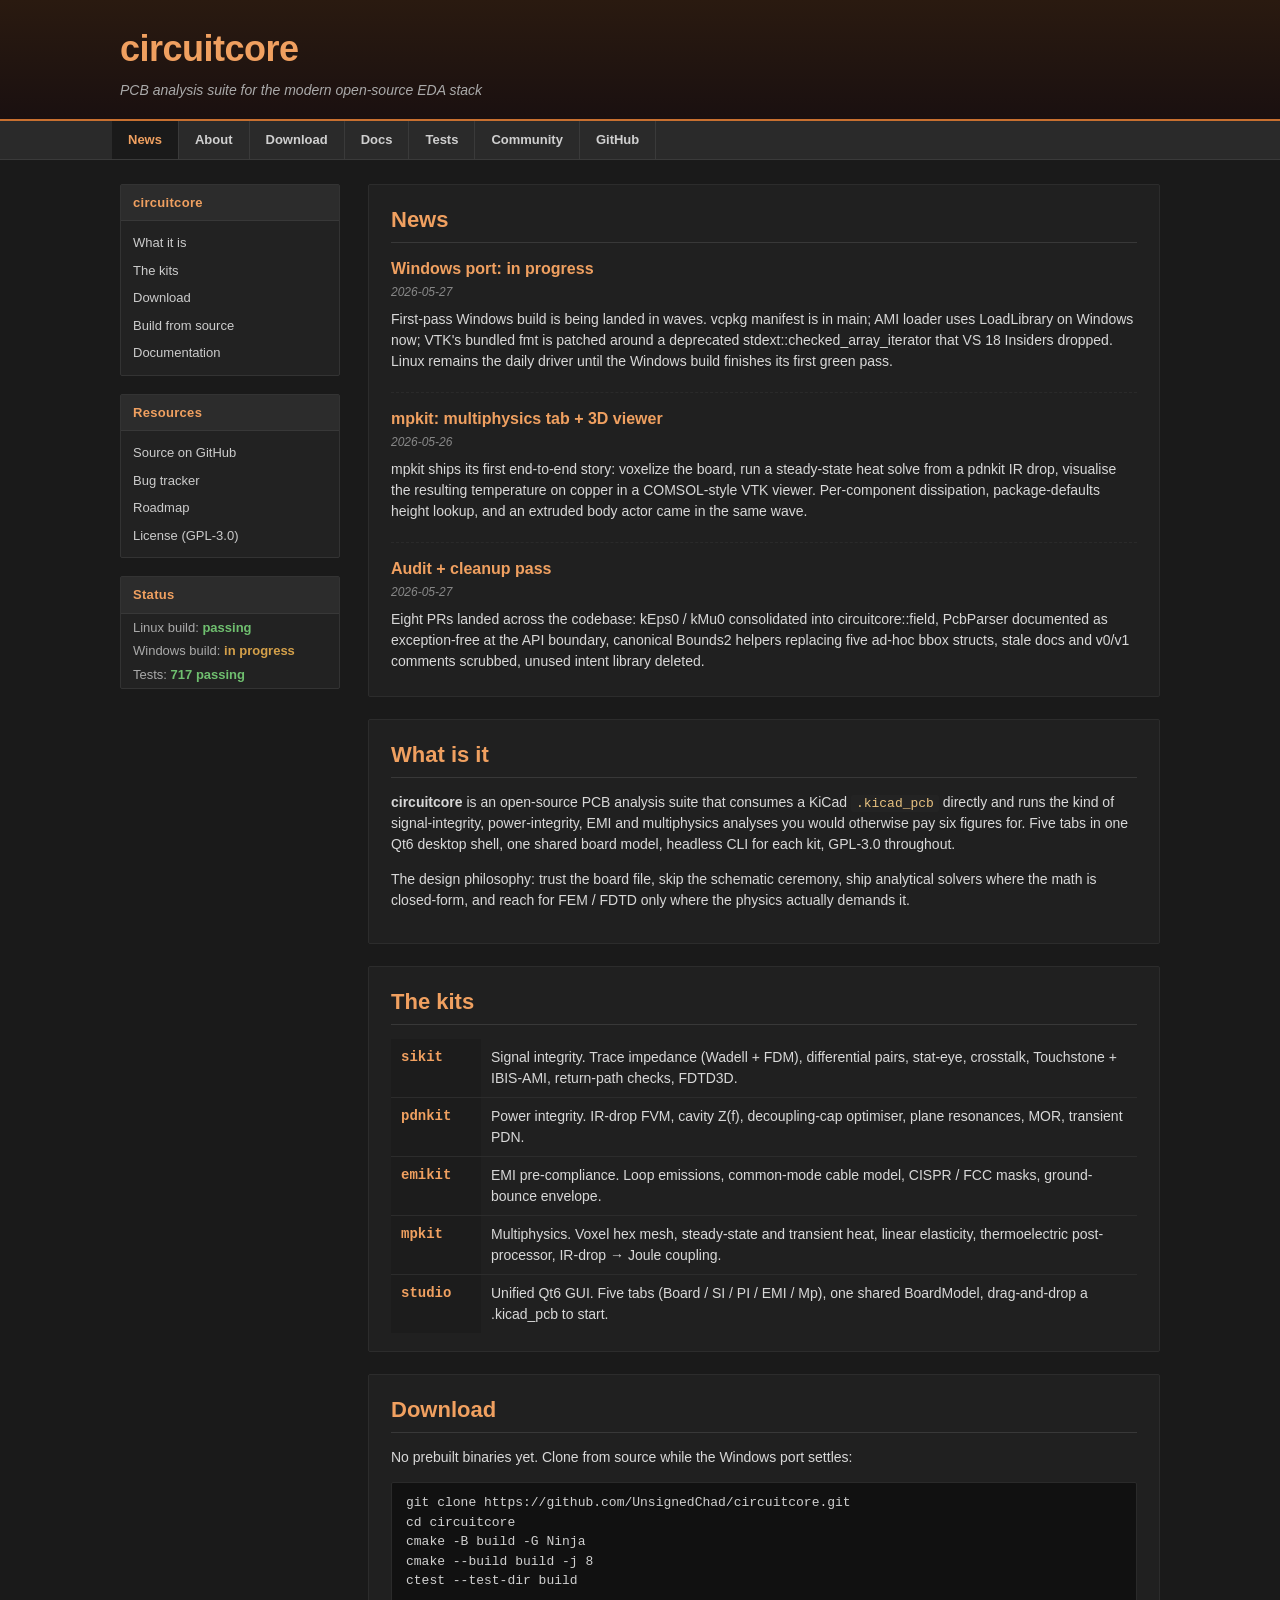
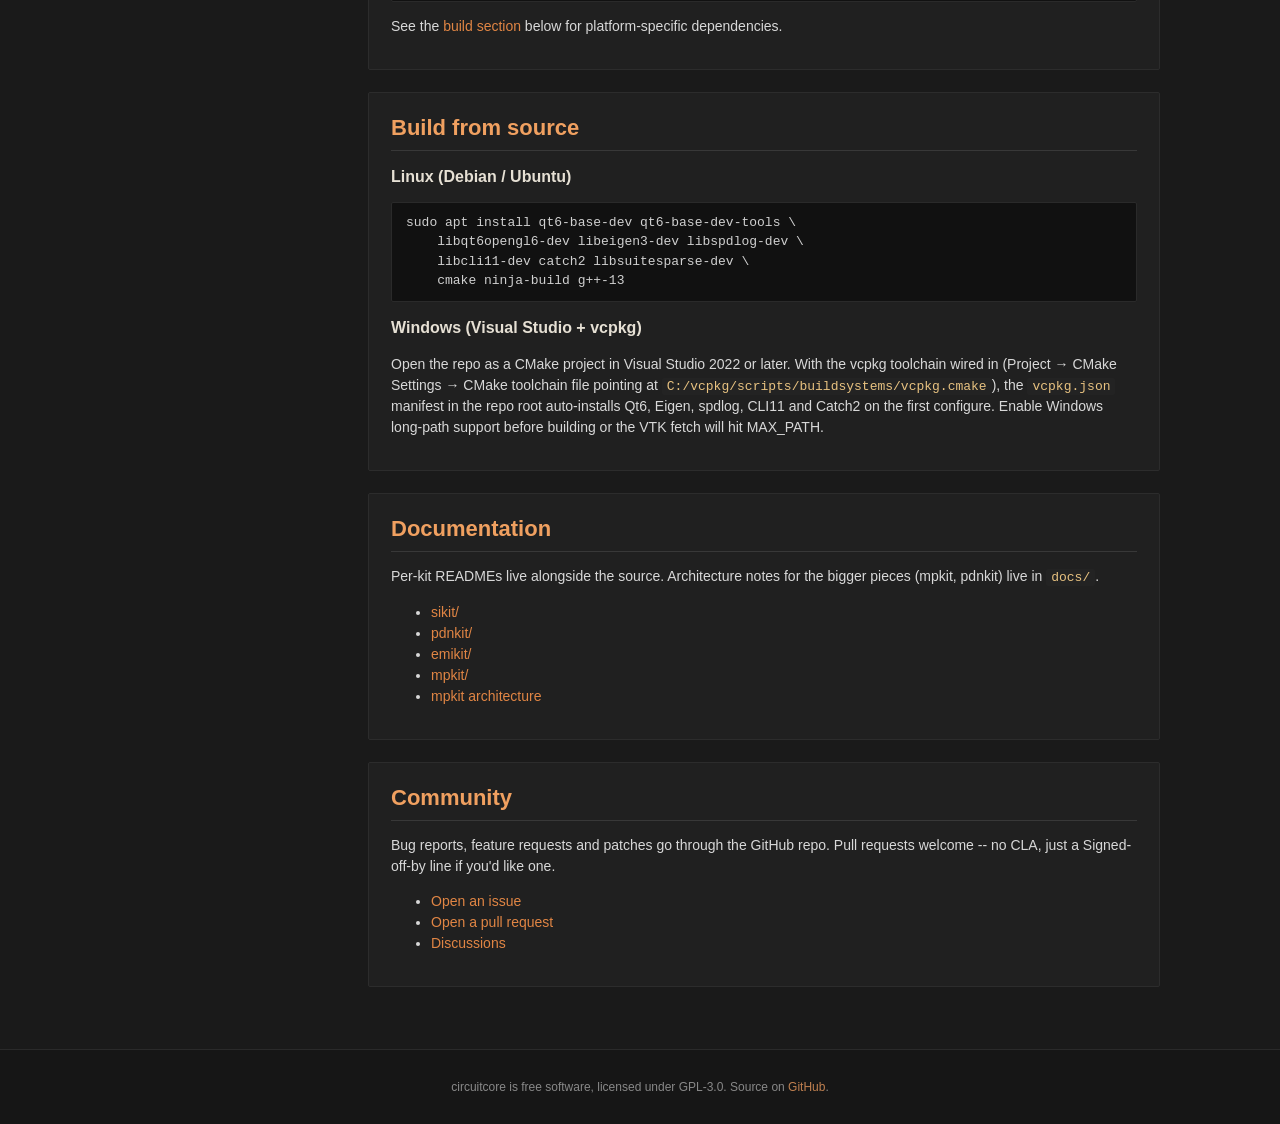
<file: index.html>
<!DOCTYPE html>
<html lang="en">
<head>
<meta charset="UTF-8">
<meta name="viewport" content="width=device-width, initial-scale=1">
<title>circuitcore -- PCB analysis suite</title>
<meta name="description" content="Open-source PCB analysis suite. SI, PI, EMI, multiphysics from a .kicad_pcb.">
<link rel="stylesheet" href="style.css">
</head>
<body>

<header class="banner">
    <div class="banner-inner">
        <div class="title">
            <h1>circuitcore</h1>
            <p class="tagline">PCB analysis suite for the modern open-source EDA stack</p>
        </div>
    </div>
</header>

<nav class="topnav">
    <ul>
        <li><a href="#news" class="current">News</a></li>
        <li><a href="#about">About</a></li>
        <li><a href="#download">Download</a></li>
        <li><a href="#docs">Docs</a></li>
        <li><a href="tests.html">Tests</a></li>
        <li><a href="#community">Community</a></li>
        <li><a href="https://github.com/UnsignedChad/circuitcore">GitHub</a></li>
    </ul>
</nav>

<main class="container">

    <aside class="sidebar">
        <div class="sidebox">
            <h3>circuitcore</h3>
            <ul>
                <li><a href="#about">What it is</a></li>
                <li><a href="#kits">The kits</a></li>
                <li><a href="#download">Download</a></li>
                <li><a href="#build">Build from source</a></li>
                <li><a href="#docs">Documentation</a></li>
            </ul>
        </div>

        <div class="sidebox">
            <h3>Resources</h3>
            <ul>
                <li><a href="https://github.com/UnsignedChad/circuitcore">Source on GitHub</a></li>
                <li><a href="https://github.com/UnsignedChad/circuitcore/issues">Bug tracker</a></li>
                <li><a href="https://github.com/UnsignedChad/circuitcore/blob/main/PLANNED.md">Roadmap</a></li>
                <li><a href="https://github.com/UnsignedChad/circuitcore/blob/main/LICENSE">License (GPL-3.0)</a></li>
            </ul>
        </div>

        <div class="sidebox">
            <h3>Status</h3>
            <p class="status-line">Linux build: <span class="ok">passing</span></p>
            <p class="status-line">Windows build: <span class="wip">in progress</span></p>
            <p class="status-line">Tests: <span class="ok">717 passing</span></p>
        </div>
    </aside>

    <section class="content">

        <article id="news" class="newsblock">
            <h2>News</h2>

            <div class="entry">
                <h3>Windows port: in progress</h3>
                <p class="date">2026-05-27</p>
                <p>
                    First-pass Windows build is being landed in waves. vcpkg
                    manifest is in main; AMI loader uses LoadLibrary on
                    Windows now; VTK's bundled fmt is patched around a
                    deprecated stdext::checked_array_iterator that VS 18
                    Insiders dropped. Linux remains the daily driver until
                    the Windows build finishes its first green pass.
                </p>
            </div>

            <div class="entry">
                <h3>mpkit: multiphysics tab + 3D viewer</h3>
                <p class="date">2026-05-26</p>
                <p>
                    mpkit ships its first end-to-end story: voxelize the
                    board, run a steady-state heat solve from a pdnkit IR
                    drop, visualise the resulting temperature on copper in
                    a COMSOL-style VTK viewer. Per-component dissipation,
                    package-defaults height lookup, and an extruded body
                    actor came in the same wave.
                </p>
            </div>

            <div class="entry">
                <h3>Audit + cleanup pass</h3>
                <p class="date">2026-05-27</p>
                <p>
                    Eight PRs landed across the codebase: kEps0 / kMu0
                    consolidated into circuitcore::field, PcbParser
                    documented as exception-free at the API boundary,
                    canonical Bounds2 helpers replacing five ad-hoc bbox
                    structs, stale docs and v0/v1 comments scrubbed,
                    unused intent library deleted.
                </p>
            </div>
        </article>

        <article id="about" class="newsblock">
            <h2>What is it</h2>
            <p>
                <strong>circuitcore</strong> is an open-source PCB analysis
                suite that consumes a KiCad <code>.kicad_pcb</code> directly
                and runs the kind of signal-integrity, power-integrity, EMI
                and multiphysics analyses you would otherwise pay six figures
                for. Five tabs in one Qt6 desktop shell, one shared board
                model, headless CLI for each kit, GPL-3.0 throughout.
            </p>
            <p>
                The design philosophy: trust the board file, skip the
                schematic ceremony, ship analytical solvers where the math
                is closed-form, and reach for FEM / FDTD only where the
                physics actually demands it.
            </p>
        </article>

        <article id="kits" class="newsblock">
            <h2>The kits</h2>
            <table class="kits">
                <tr>
                    <th>sikit</th>
                    <td>Signal integrity. Trace impedance (Wadell + FDM),
                        differential pairs, stat-eye, crosstalk, Touchstone
                        + IBIS-AMI, return-path checks, FDTD3D.</td>
                </tr>
                <tr>
                    <th>pdnkit</th>
                    <td>Power integrity. IR-drop FVM, cavity Z(f),
                        decoupling-cap optimiser, plane resonances, MOR,
                        transient PDN.</td>
                </tr>
                <tr>
                    <th>emikit</th>
                    <td>EMI pre-compliance. Loop emissions, common-mode
                        cable model, CISPR / FCC masks, ground-bounce
                        envelope.</td>
                </tr>
                <tr>
                    <th>mpkit</th>
                    <td>Multiphysics. Voxel hex mesh, steady-state and
                        transient heat, linear elasticity, thermoelectric
                        post-processor, IR-drop &rarr; Joule coupling.</td>
                </tr>
                <tr>
                    <th>studio</th>
                    <td>Unified Qt6 GUI. Five tabs (Board / SI / PI / EMI /
                        Mp), one shared BoardModel, drag-and-drop a
                        .kicad_pcb to start.</td>
                </tr>
            </table>
        </article>

        <article id="download" class="newsblock">
            <h2>Download</h2>
            <p>
                No prebuilt binaries yet. Clone from source while the
                Windows port settles:
            </p>
            <pre><code>git clone https://github.com/UnsignedChad/circuitcore.git
cd circuitcore
cmake -B build -G Ninja
cmake --build build -j 8
ctest --test-dir build</code></pre>
            <p>
                See the <a href="#build">build section</a> below for
                platform-specific dependencies.
            </p>
        </article>

        <article id="build" class="newsblock">
            <h2>Build from source</h2>

            <h3>Linux (Debian / Ubuntu)</h3>
            <pre><code>sudo apt install qt6-base-dev qt6-base-dev-tools \
    libqt6opengl6-dev libeigen3-dev libspdlog-dev \
    libcli11-dev catch2 libsuitesparse-dev \
    cmake ninja-build g++-13</code></pre>

            <h3>Windows (Visual Studio + vcpkg)</h3>
            <p>
                Open the repo as a CMake project in Visual Studio 2022 or
                later. With the vcpkg toolchain wired in (Project &rarr;
                CMake Settings &rarr; CMake toolchain file pointing at
                <code>C:/vcpkg/scripts/buildsystems/vcpkg.cmake</code>), the
                <code>vcpkg.json</code> manifest in the repo root auto-installs
                Qt6, Eigen, spdlog, CLI11 and Catch2 on the first configure.
                Enable Windows long-path support before building or the VTK
                fetch will hit MAX_PATH.
            </p>
        </article>

        <article id="docs" class="newsblock">
            <h2>Documentation</h2>
            <p>
                Per-kit READMEs live alongside the source. Architecture
                notes for the bigger pieces (mpkit, pdnkit) live in
                <code>docs/</code>.
            </p>
            <ul>
                <li><a href="https://github.com/UnsignedChad/circuitcore/tree/main/sikit">sikit/</a></li>
                <li><a href="https://github.com/UnsignedChad/circuitcore/tree/main/pdnkit">pdnkit/</a></li>
                <li><a href="https://github.com/UnsignedChad/circuitcore/tree/main/emikit">emikit/</a></li>
                <li><a href="https://github.com/UnsignedChad/circuitcore/tree/main/mpkit">mpkit/</a></li>
                <li><a href="https://github.com/UnsignedChad/circuitcore/blob/main/docs/mpkit_DESIGN.md">mpkit architecture</a></li>
            </ul>
        </article>

        <article id="community" class="newsblock">
            <h2>Community</h2>
            <p>
                Bug reports, feature requests and patches go through the
                GitHub repo. Pull requests welcome -- no CLA, just a
                Signed-off-by line if you'd like one.
            </p>
            <ul>
                <li><a href="https://github.com/UnsignedChad/circuitcore/issues">Open an issue</a></li>
                <li><a href="https://github.com/UnsignedChad/circuitcore/pulls">Open a pull request</a></li>
                <li><a href="https://github.com/UnsignedChad/circuitcore/discussions">Discussions</a></li>
            </ul>
        </article>

    </section>
</main>

<footer>
    <p>
        circuitcore is free software, licensed under GPL-3.0.
        Source on <a href="https://github.com/UnsignedChad/circuitcore">GitHub</a>.
    </p>
</footer>

</body>
</html>
</file>
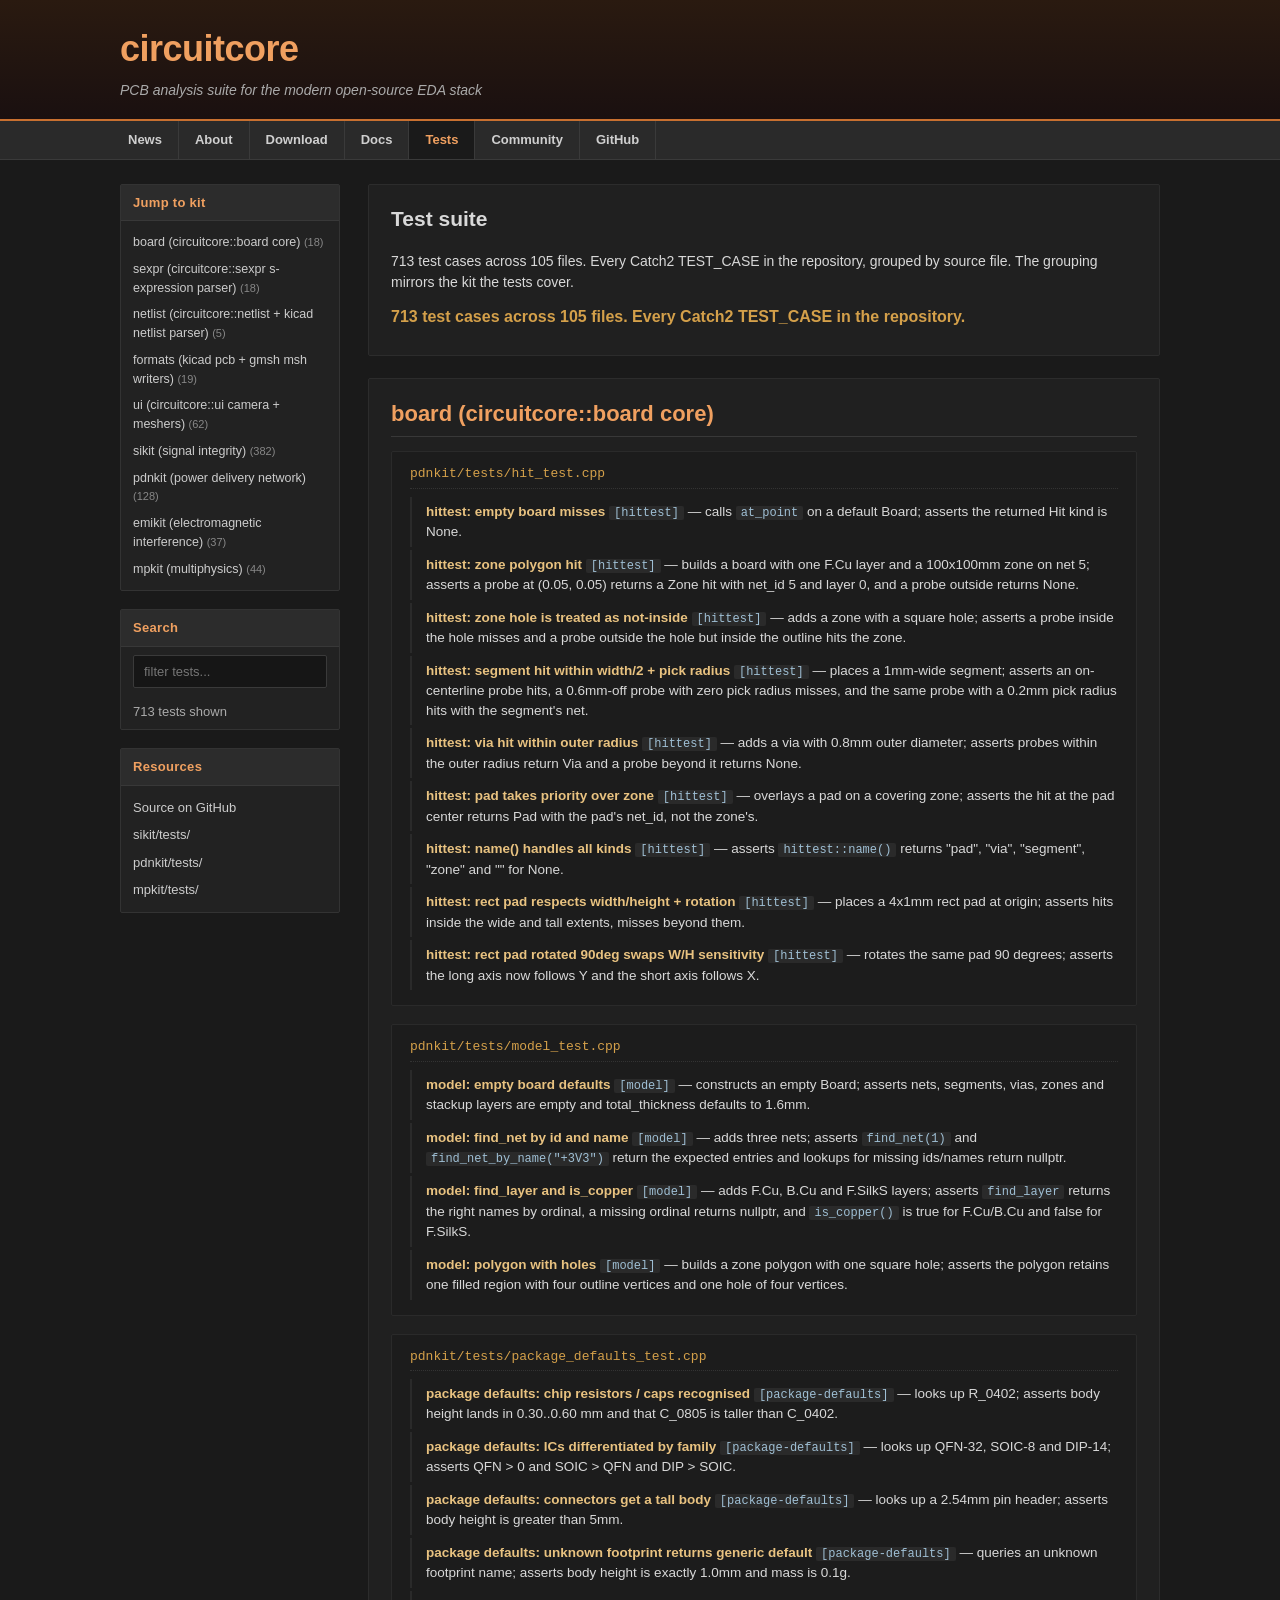
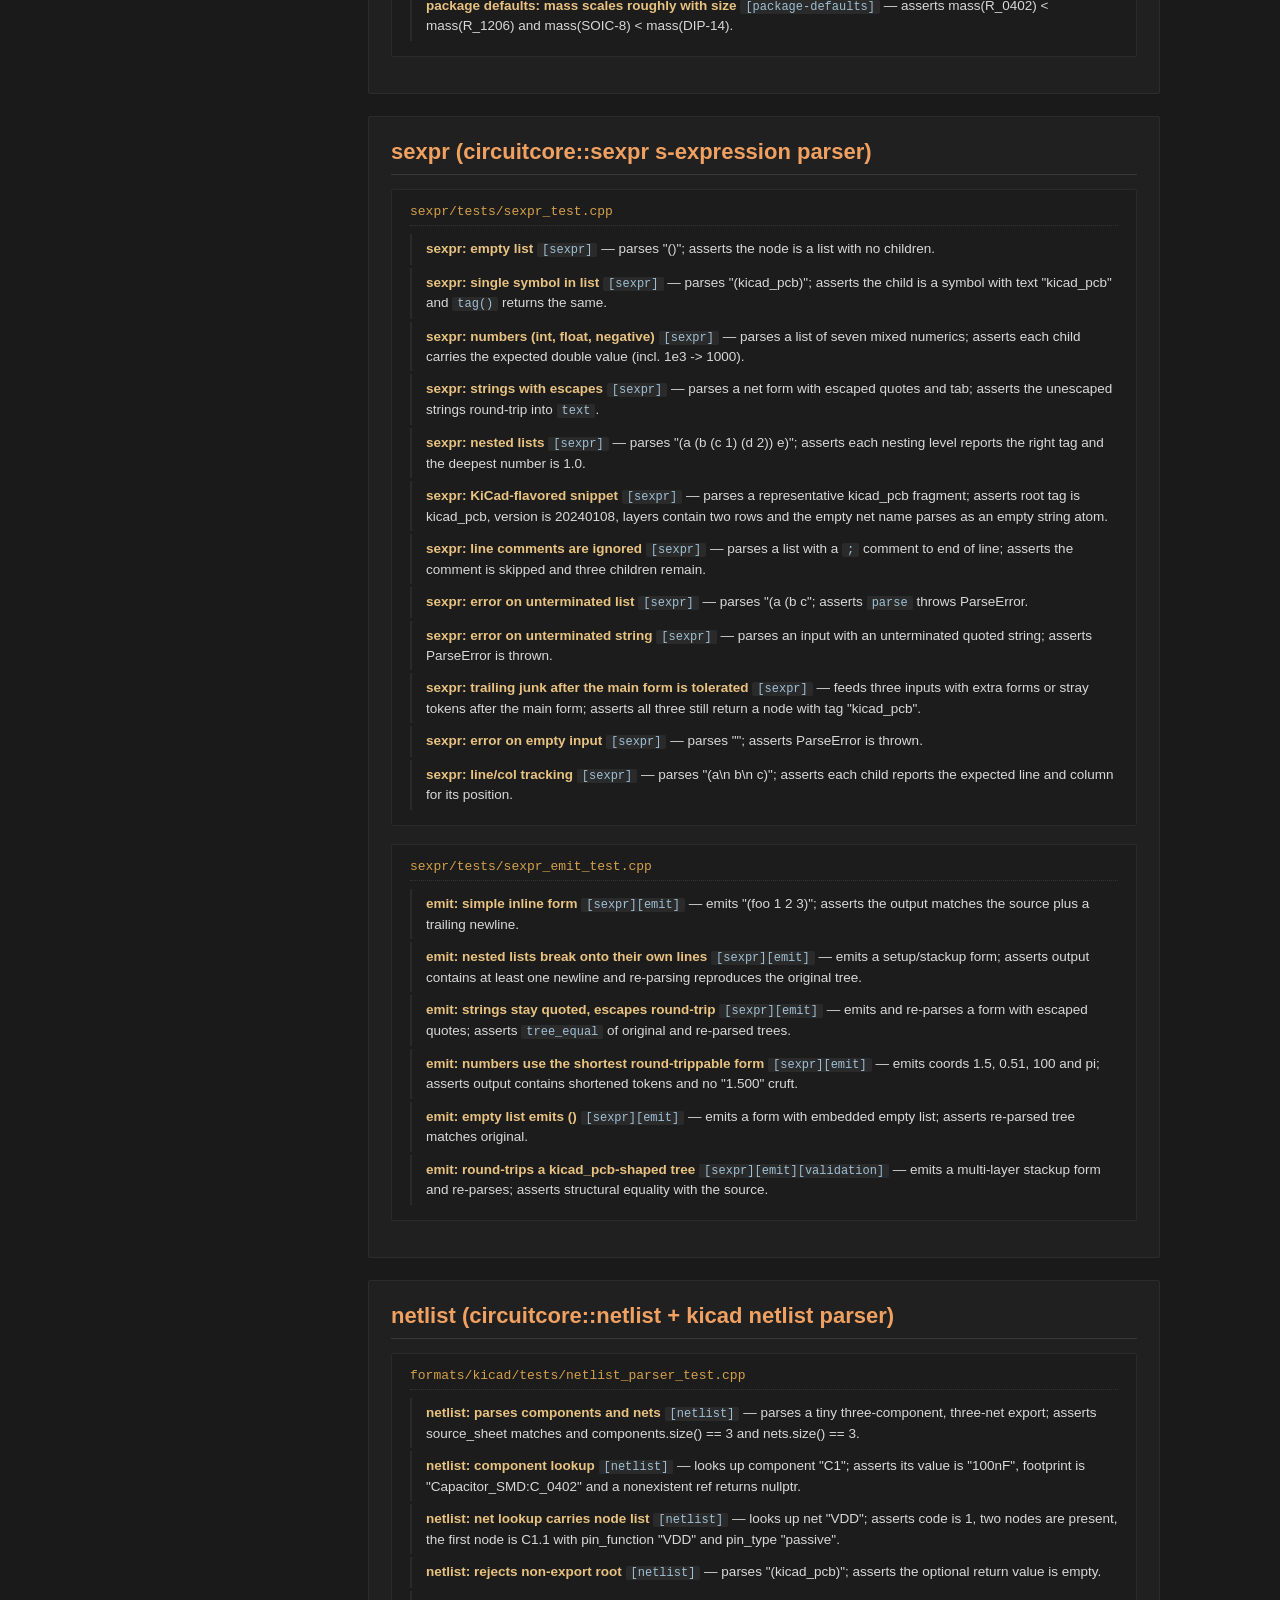
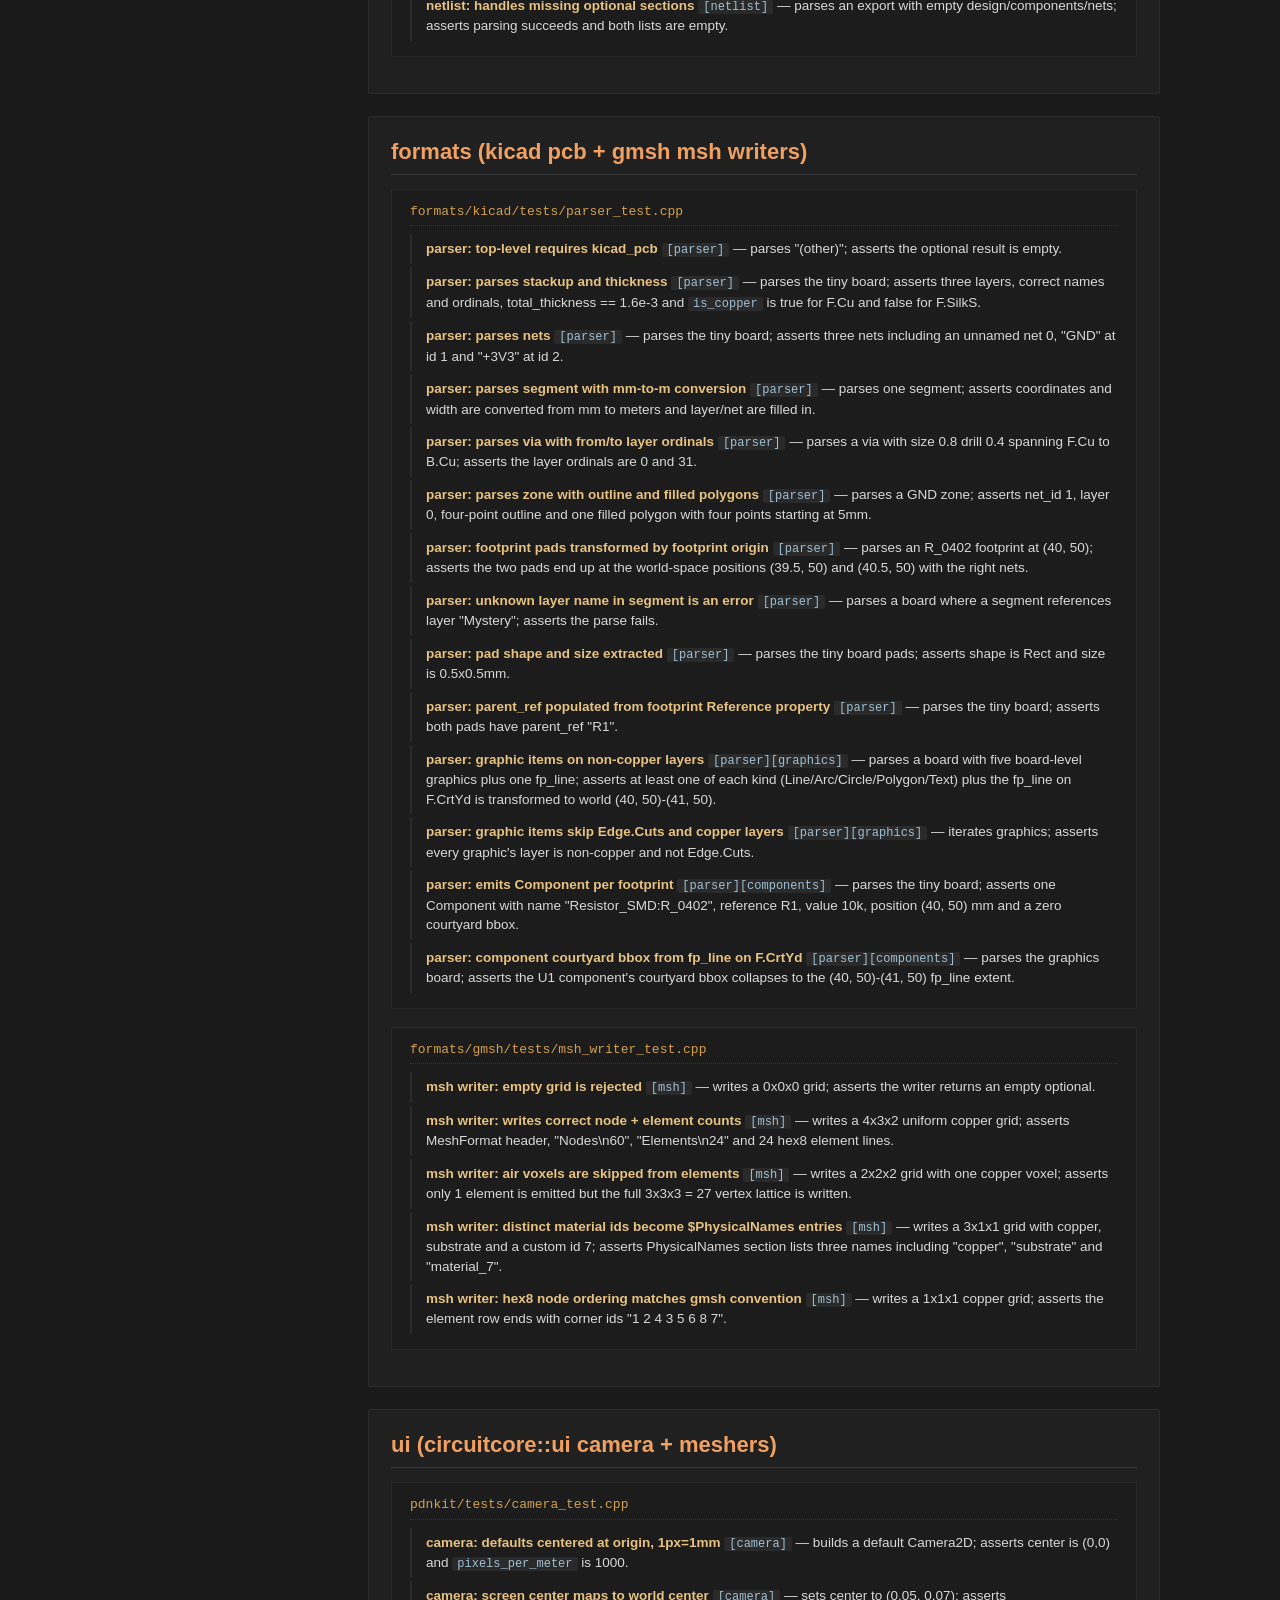
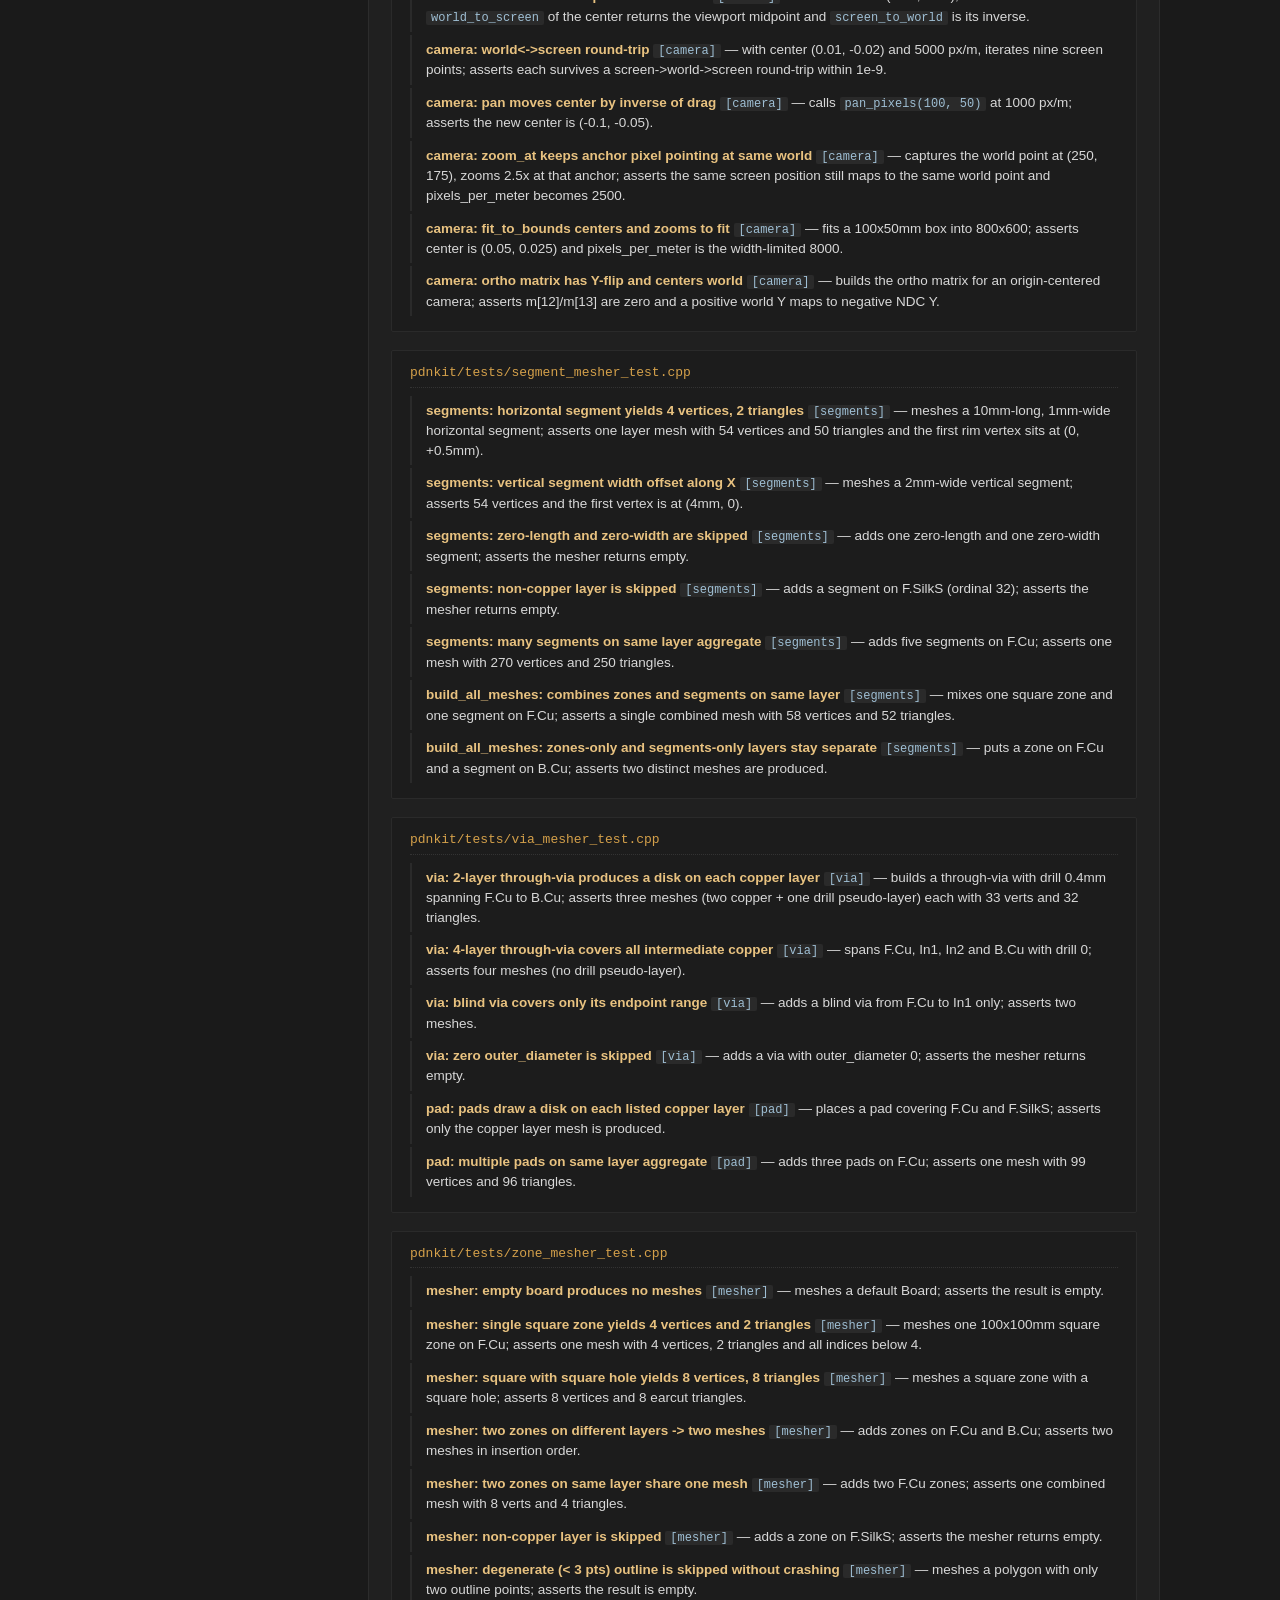
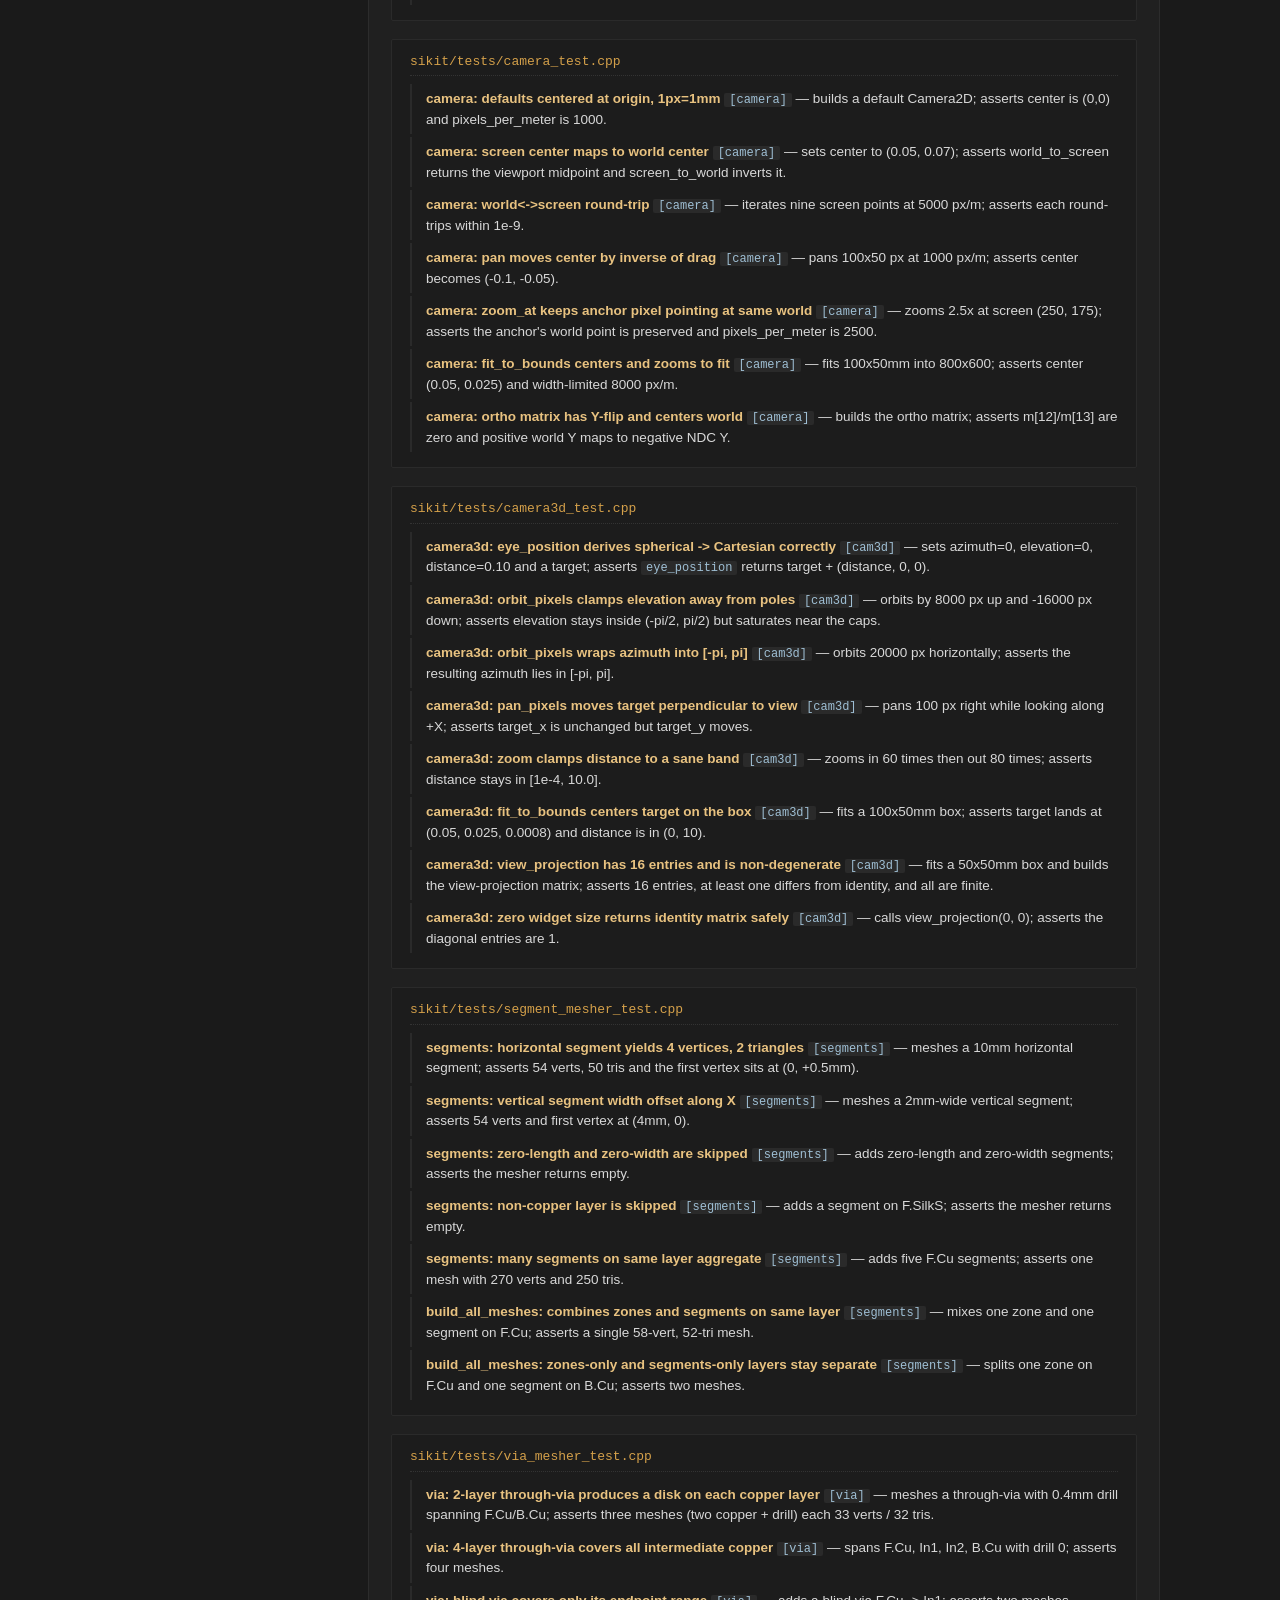
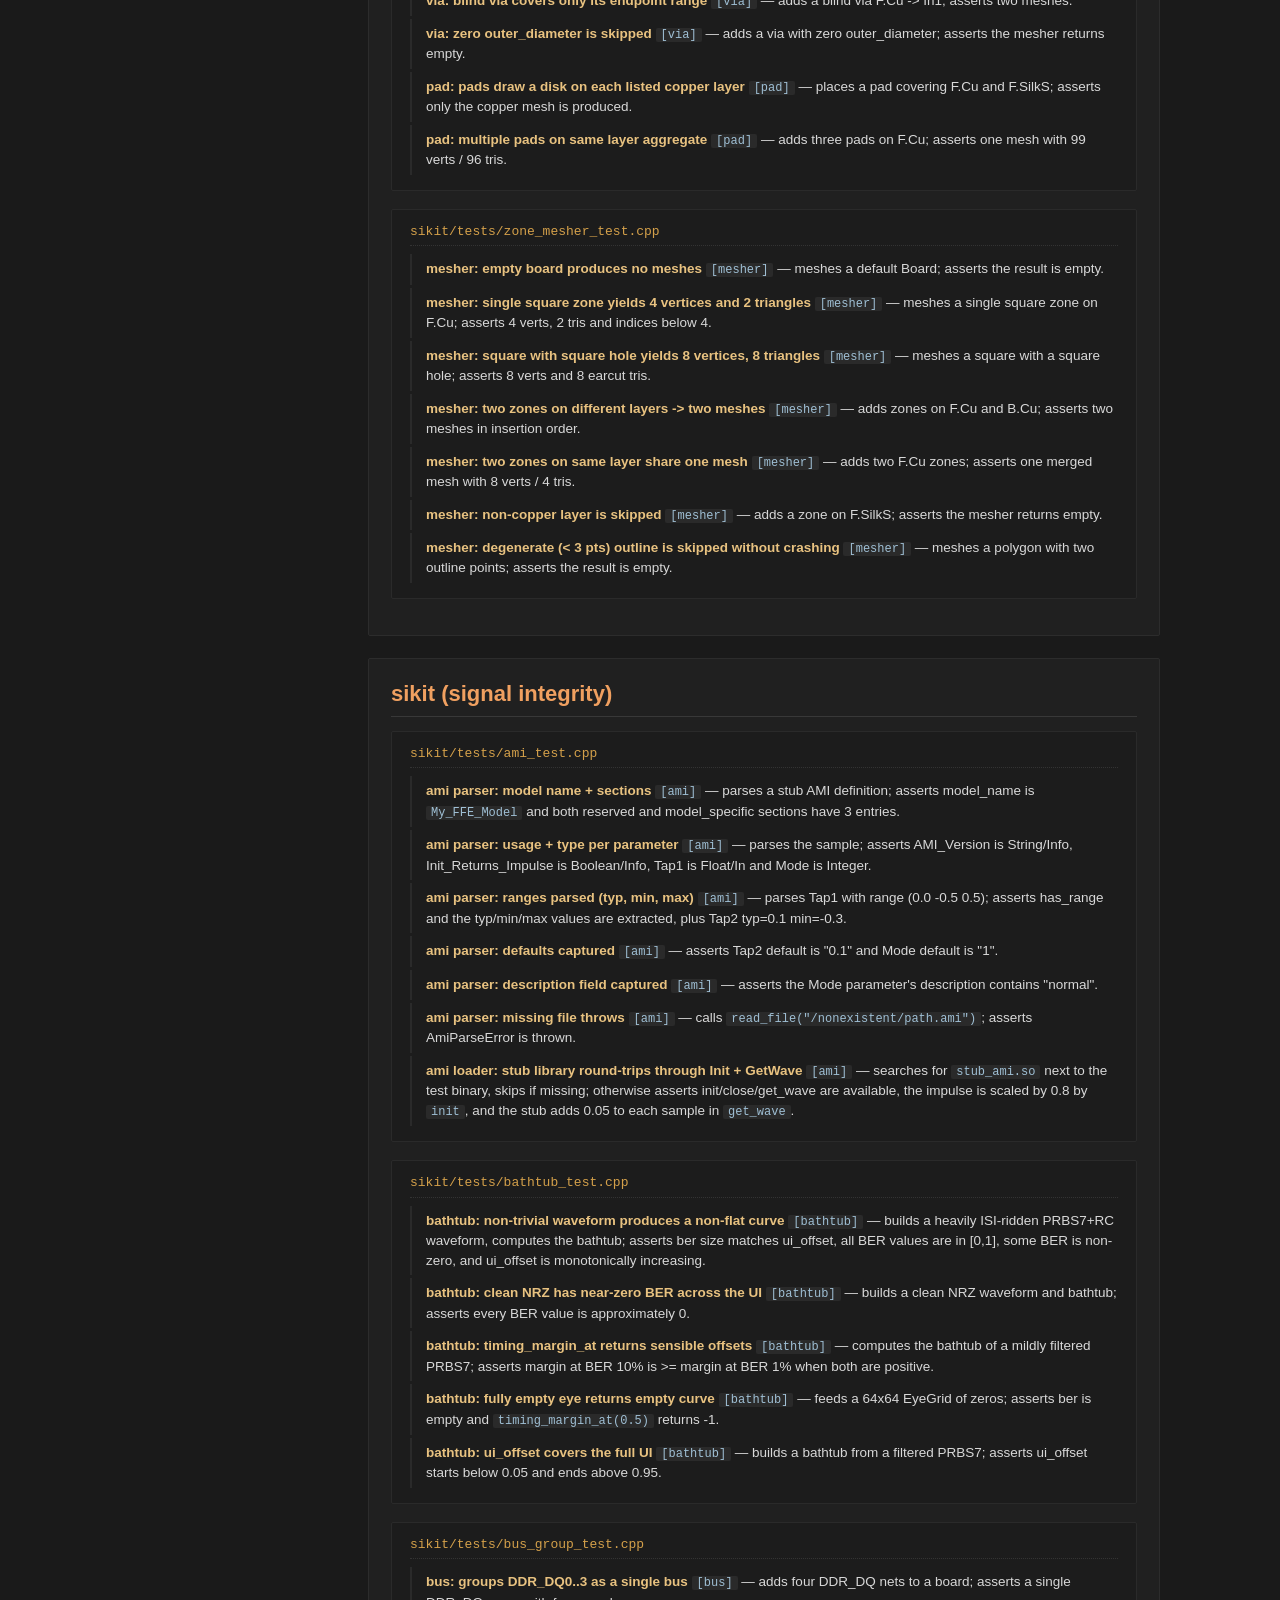
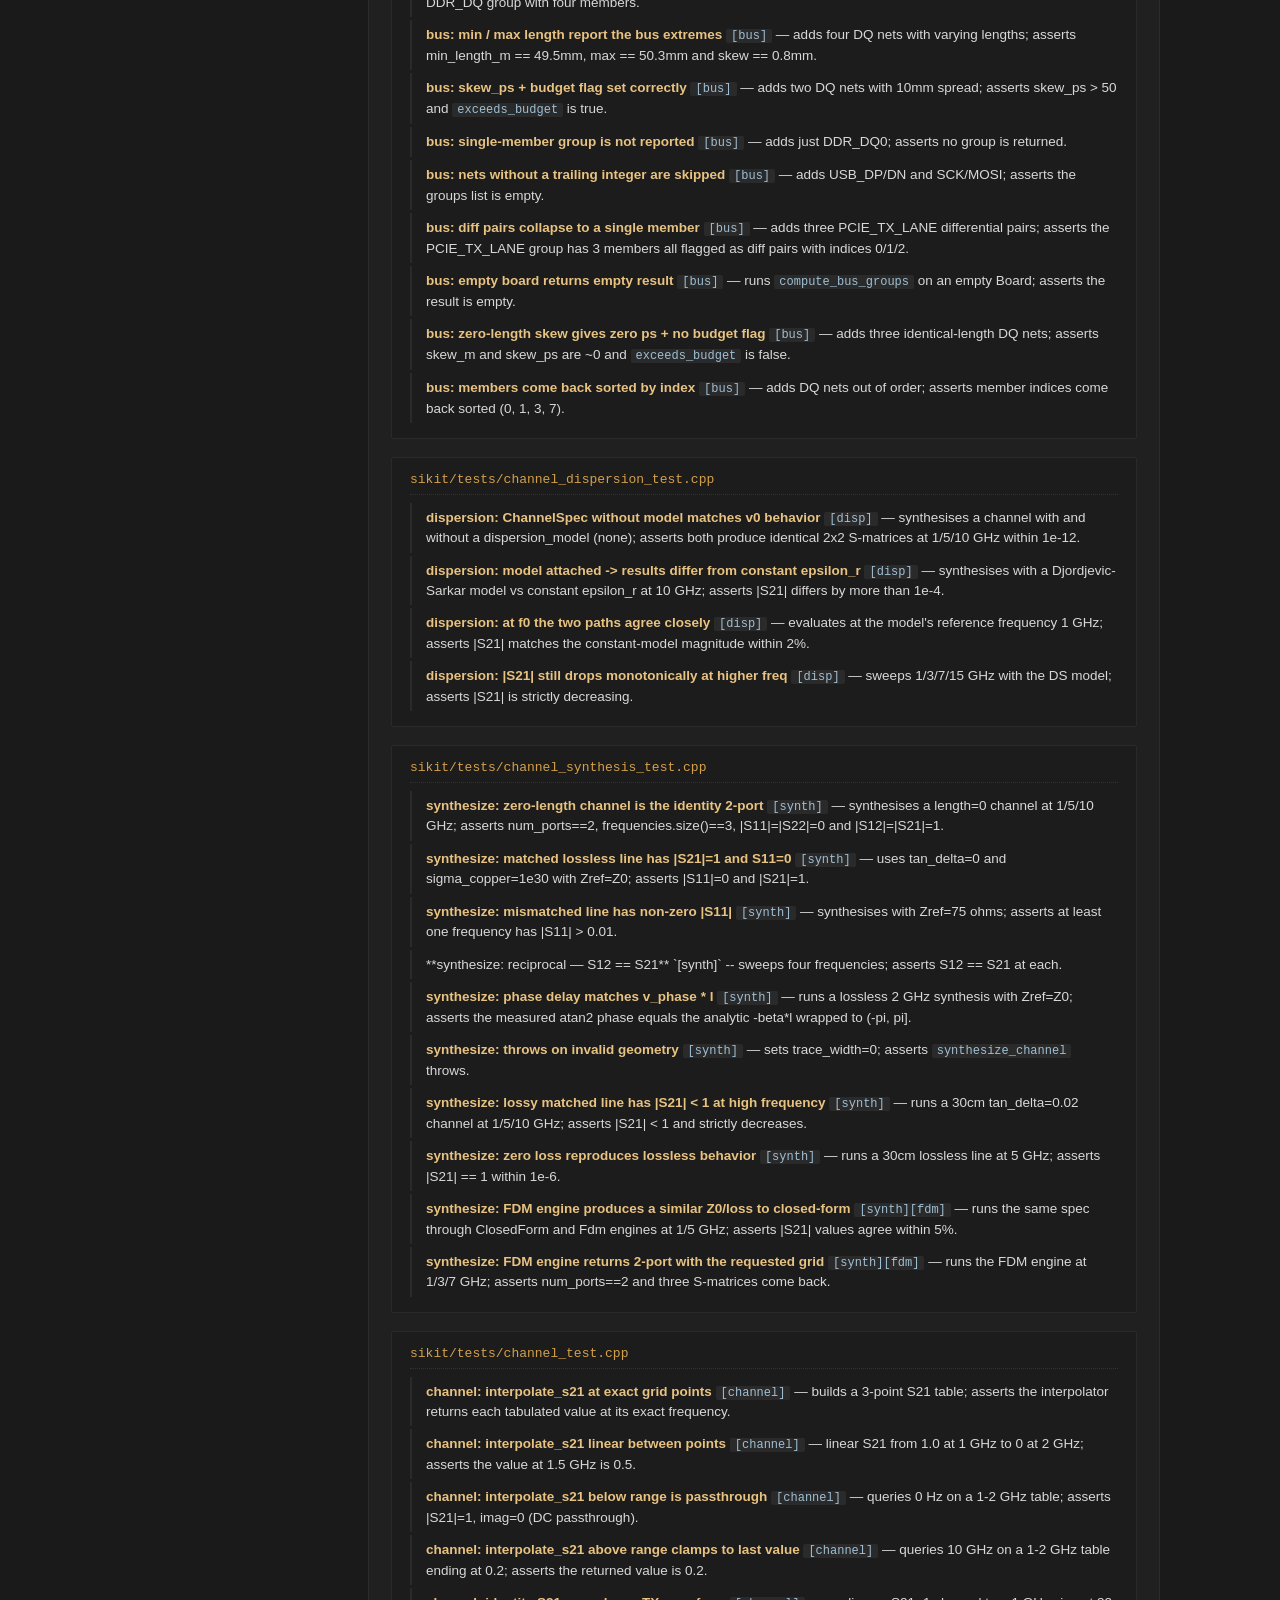
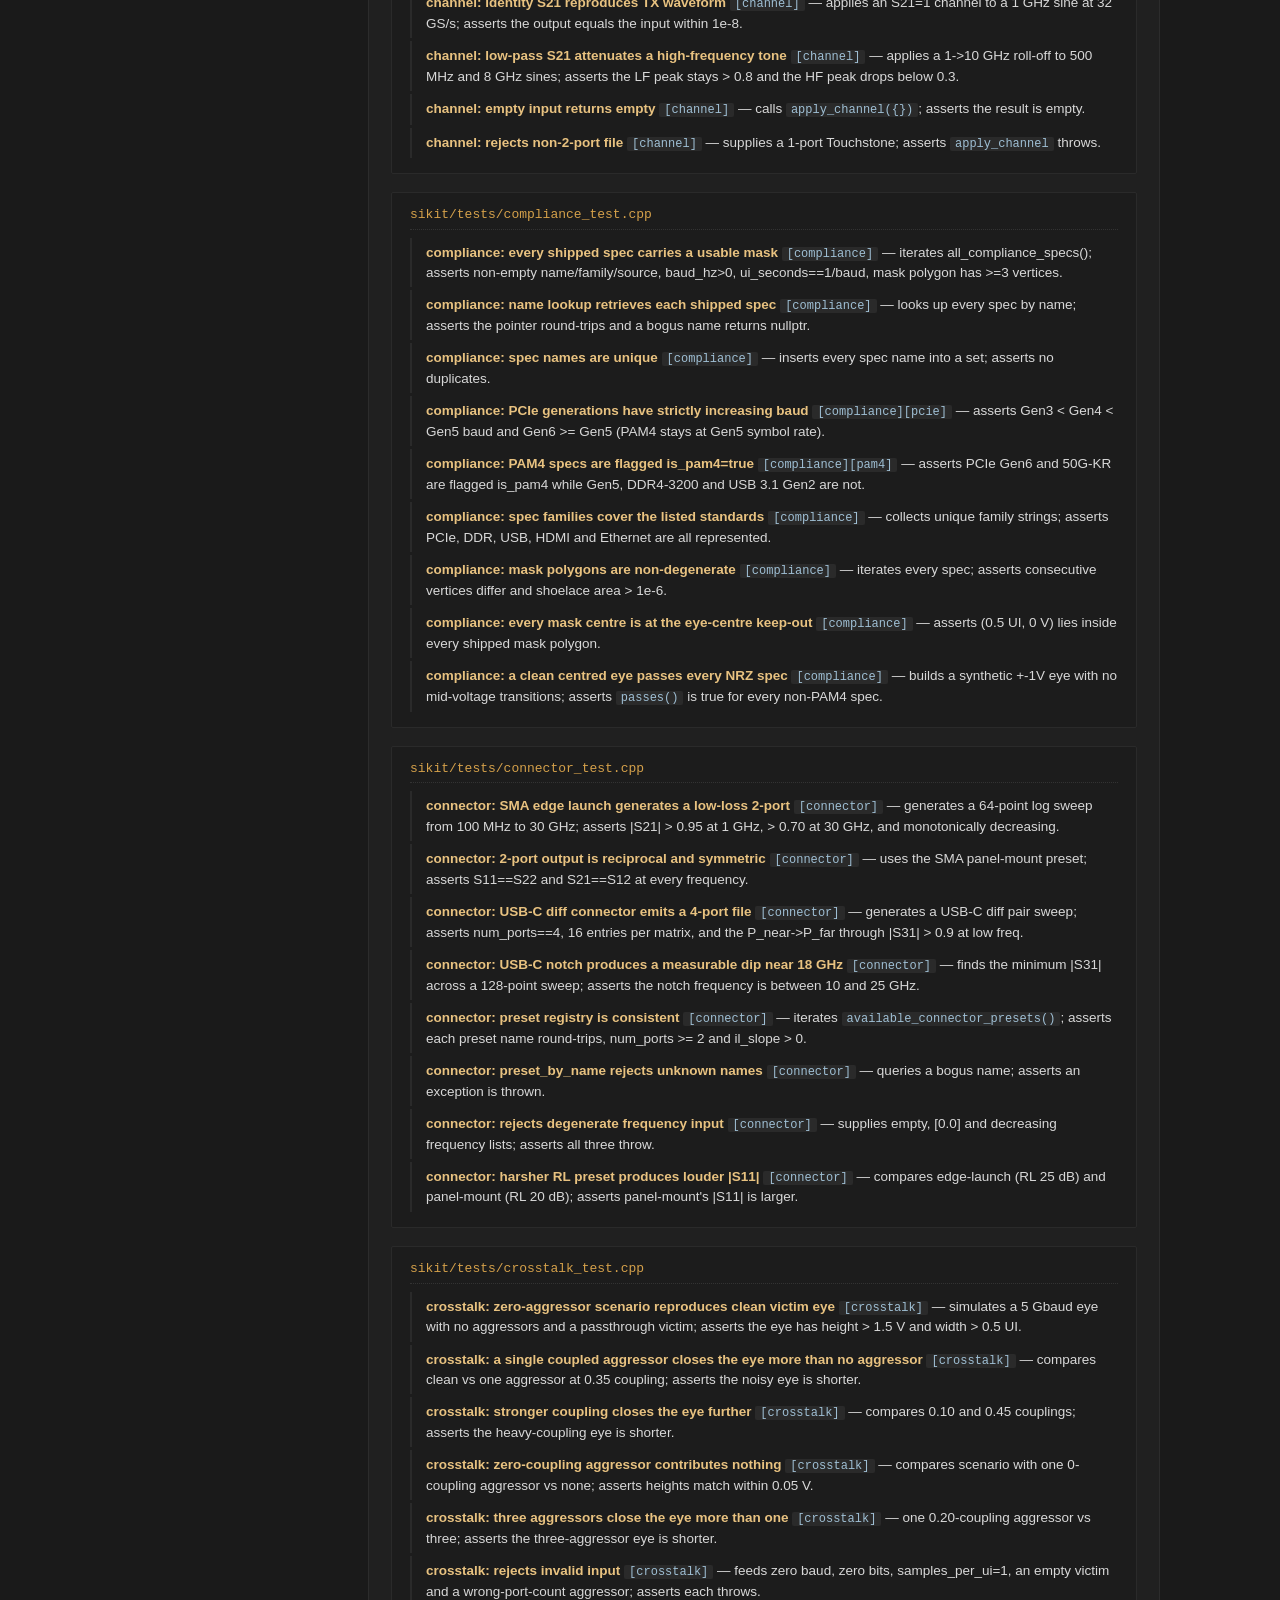
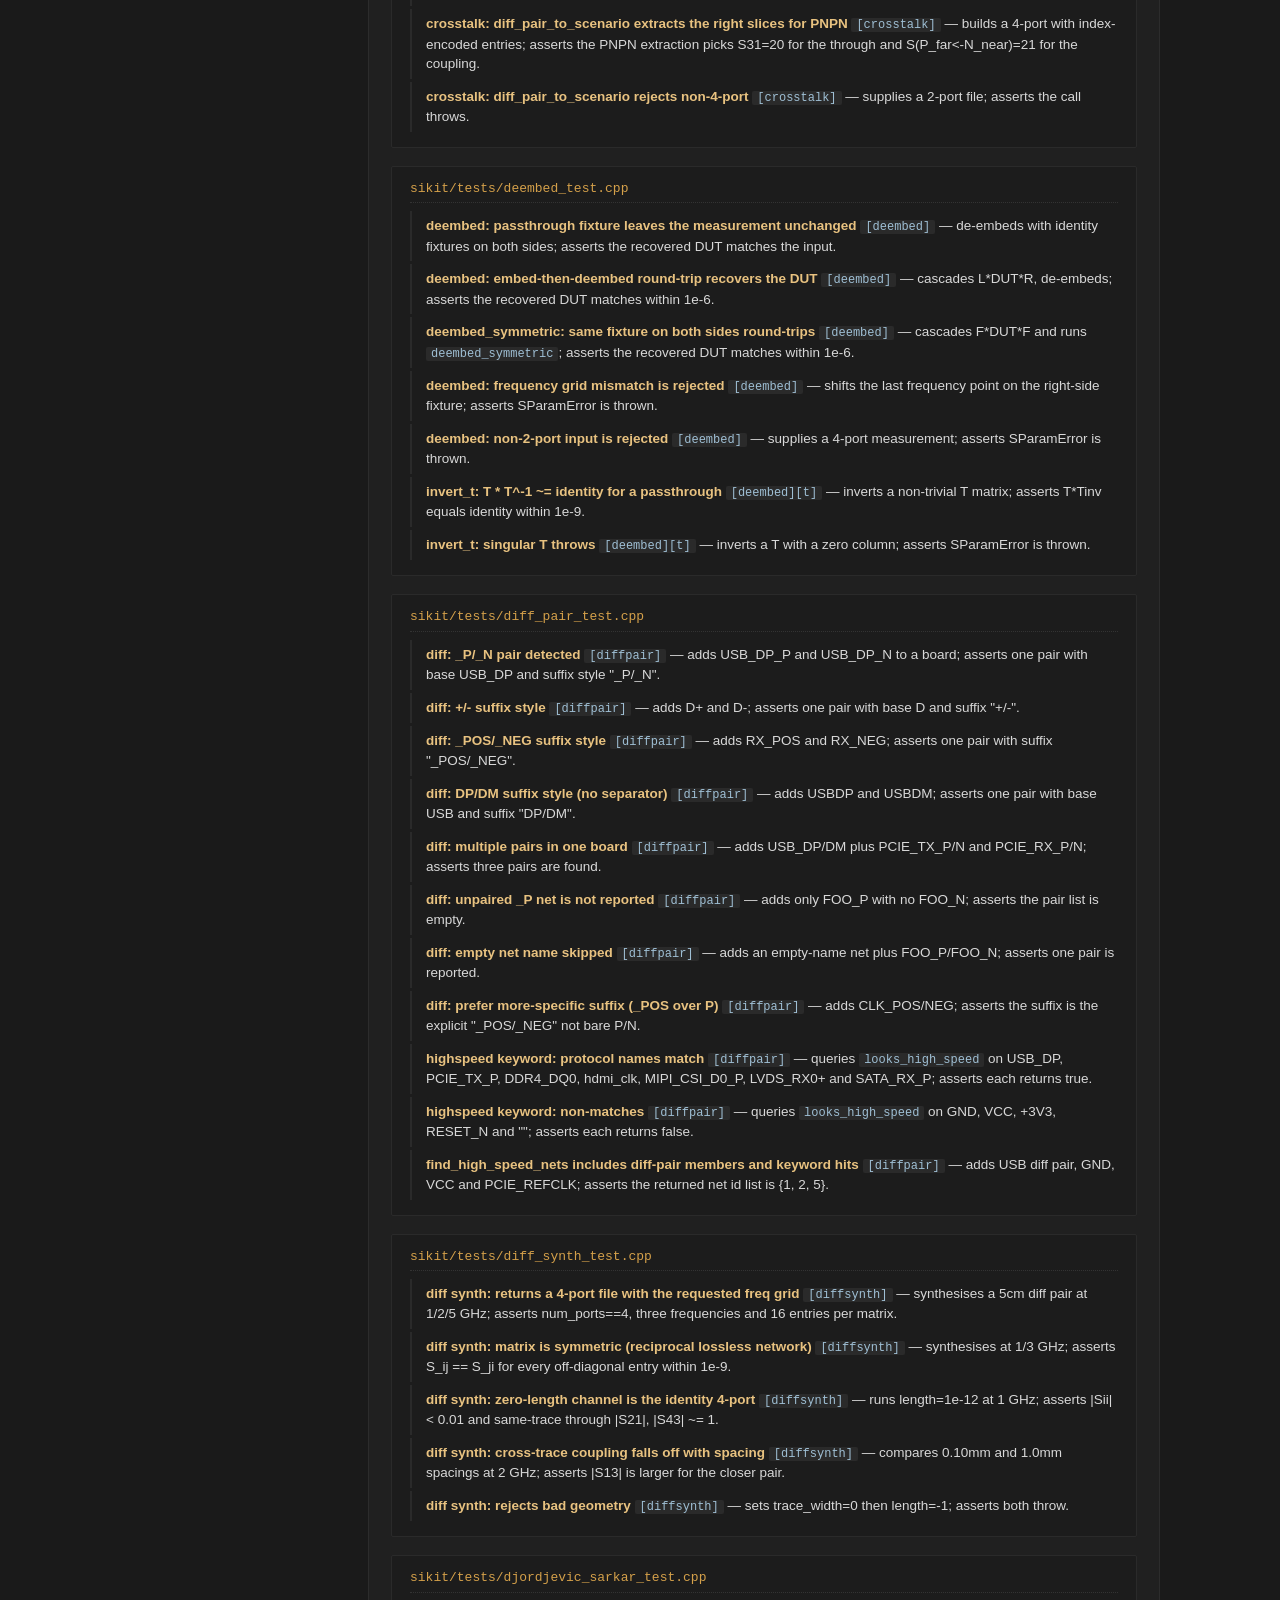
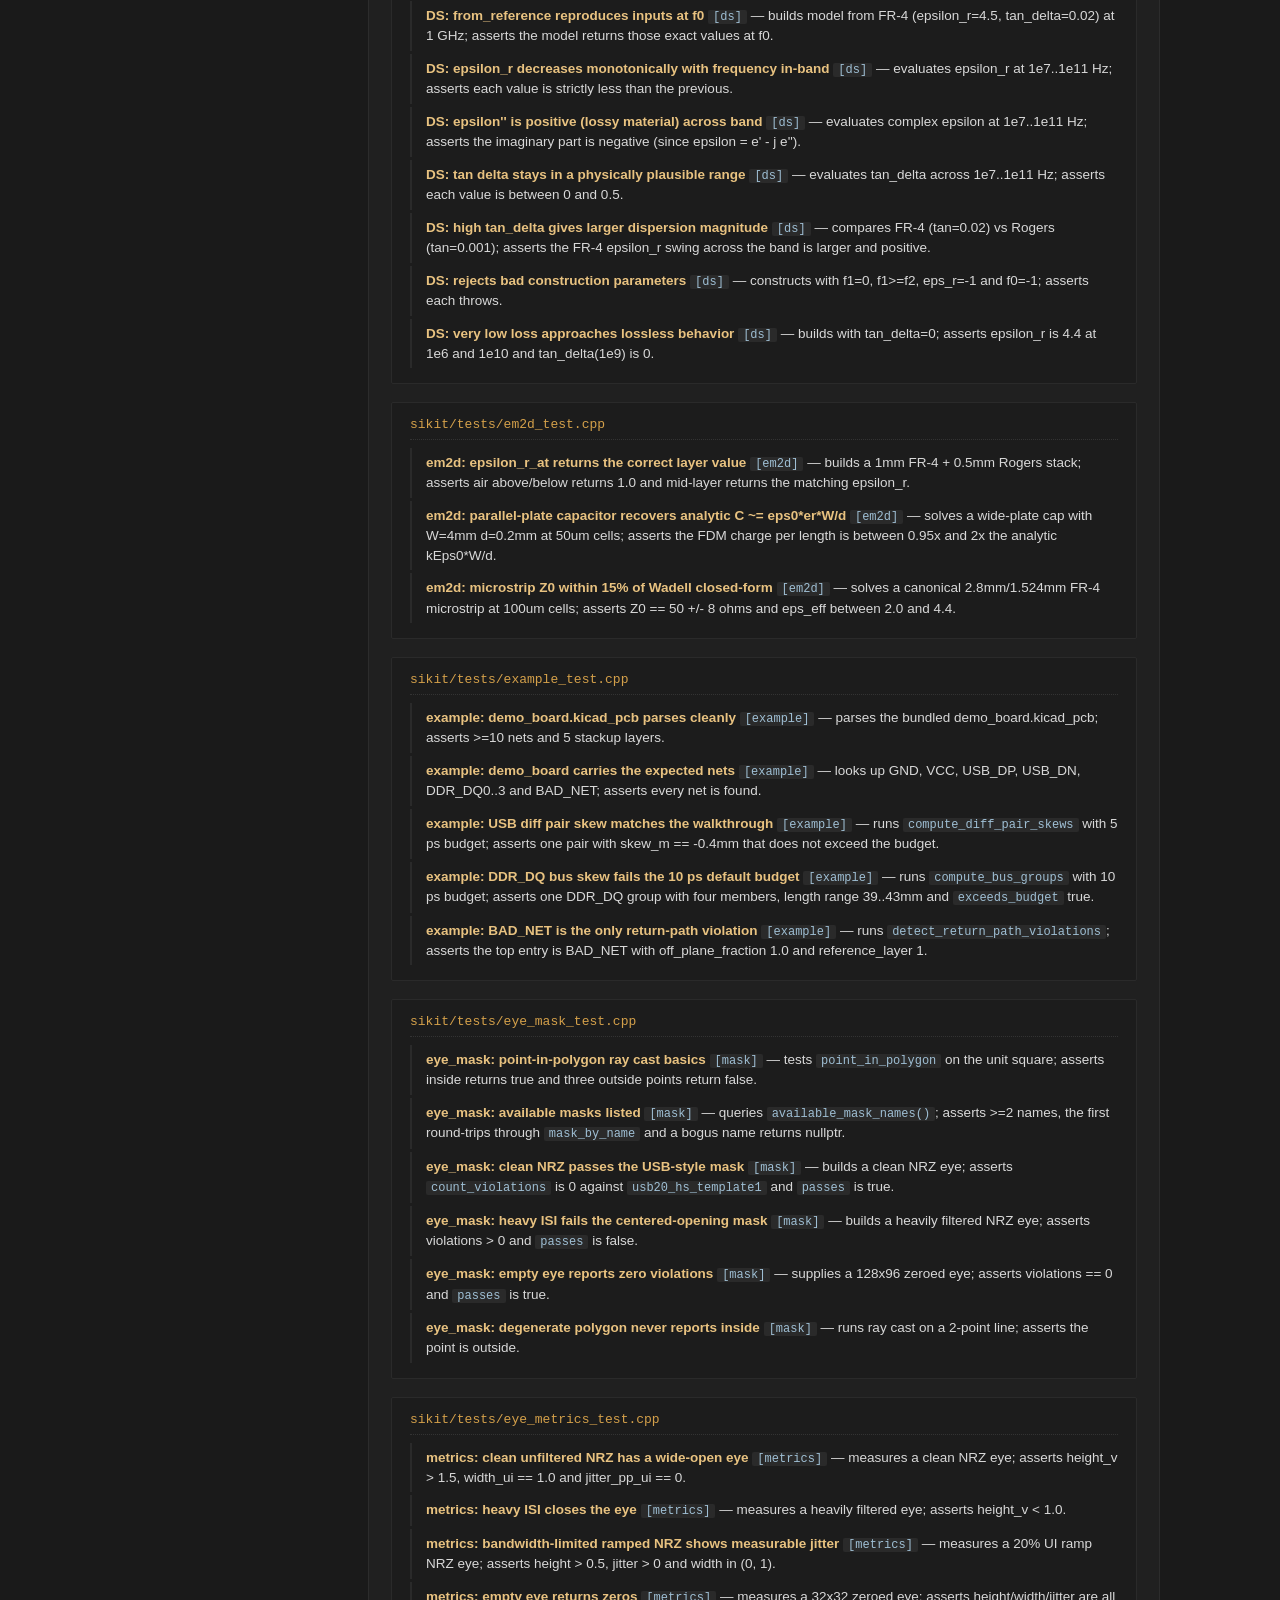
<file: tests.html>
<!DOCTYPE html>
<html lang="en">
<head>
<meta charset="UTF-8">
<meta name="viewport" content="width=device-width, initial-scale=1">
<title>circuitcore tests -- every Catch2 test case</title>
<meta name="description" content="Every Catch2 TEST_CASE in the circuitcore repository, one line per test.">
<link rel="stylesheet" href="style.css">
<style>
/* tests-page-specific overrides */
.tests-content { max-width: 100%; }
.tests-content h2 {
    margin-top: 0;
}
.file-block {
    background: #1c1c1c;
    border: 1px solid #2a2a2a;
    border-radius: 2px;
    padding: 12px 18px;
    margin: 10px 0 18px 0;
}
.file-block > h3 {
    margin: 0 0 8px 0;
    font-family: Consolas, "Courier New", monospace;
    font-size: 13px;
    color: #d4a04a;
    letter-spacing: 0;
    font-weight: normal;
    border-bottom: 1px dotted #333;
    padding-bottom: 4px;
}
.test-list {
    list-style: none;
    padding: 0;
    margin: 0;
}
.test-list li {
    padding: 5px 0 5px 14px;
    border-left: 2px solid #2a2a2a;
    margin-bottom: 3px;
    font-size: 13.5px;
    line-height: 1.45;
}
.test-list li:hover {
    border-left-color: #c87030;
    background: #1f1f1f;
}
.test-list strong {
    color: #e8c280;
    font-weight: bold;
}
.test-list code {
    background: #2a2a2a;
    color: #9fbfd4;
    padding: 0px 5px;
    font-size: 12px;
}
.toc {
    font-size: 12.5px;
}
.toc-counts {
    color: #888;
    font-size: 11px;
}
.intro-block {
    background: #202020;
    border: 1px solid #2c2c2c;
    border-radius: 2px;
    padding: 18px 22px;
    margin-bottom: 22px;
}
.intro-block p { margin: 0 0 8px 0; }
.intro-block .stats {
    color: #d4a04a;
    font-weight: bold;
    font-size: 16px;
    margin-top: 12px;
}
#searchbox {
    width: 100%;
    padding: 8px 10px;
    background: #161616;
    color: #e0e0e0;
    border: 1px solid #3a3a3a;
    border-radius: 2px;
    font-family: inherit;
    font-size: 13px;
    margin-bottom: 14px;
}
#searchbox:focus { outline: 1px solid #c87030; }
.hidden { display: none; }
</style>
</head>
<body>

<header class="banner">
    <div class="banner-inner">
        <div class="title">
            <h1>circuitcore</h1>
            <p class="tagline">PCB analysis suite for the modern open-source EDA stack</p>
        </div>
    </div>
</header>

<nav class="topnav">
    <ul>
        <li><a href="index.html">News</a></li>
        <li><a href="index.html#about">About</a></li>
        <li><a href="index.html#download">Download</a></li>
        <li><a href="index.html#docs">Docs</a></li>
        <li><a href="tests.html" class="current">Tests</a></li>
        <li><a href="index.html#community">Community</a></li>
        <li><a href="https://github.com/UnsignedChad/circuitcore">GitHub</a></li>
    </ul>
</nav>

<main class="container">

    <aside class="sidebar">
        <div class="sidebox">
            <h3>Jump to kit</h3>
            <ul class="toc">
                <li><a href="#board-circuitcore-board-core">board (circuitcore::board core) <span class="toc-counts">(18)</span></a></li>
                <li><a href="#sexpr-circuitcore-sexpr-s-expression-parser">sexpr (circuitcore::sexpr s-expression parser) <span class="toc-counts">(18)</span></a></li>
                <li><a href="#netlist-circuitcore-netlist-kicad-netlist-parser">netlist (circuitcore::netlist + kicad netlist parser) <span class="toc-counts">(5)</span></a></li>
                <li><a href="#formats-kicad-pcb-gmsh-msh-writers">formats (kicad pcb + gmsh msh writers) <span class="toc-counts">(19)</span></a></li>
                <li><a href="#ui-circuitcore-ui-camera-meshers">ui (circuitcore::ui camera + meshers) <span class="toc-counts">(62)</span></a></li>
                <li><a href="#sikit-signal-integrity">sikit (signal integrity) <span class="toc-counts">(382)</span></a></li>
                <li><a href="#pdnkit-power-delivery-network">pdnkit (power delivery network) <span class="toc-counts">(128)</span></a></li>
                <li><a href="#emikit-electromagnetic-interference">emikit (electromagnetic interference) <span class="toc-counts">(37)</span></a></li>
                <li><a href="#mpkit-multiphysics">mpkit (multiphysics) <span class="toc-counts">(44)</span></a></li>
            </ul>
        </div>

        <div class="sidebox">
            <h3>Search</h3>
            <div style="padding: 8px 12px;">
                <input id="searchbox" type="search" placeholder="filter tests..." autocomplete="off">
                <p class="status-line" id="searchcount" style="margin: 0;">713 tests shown</p>
            </div>
        </div>

        <div class="sidebox">
            <h3>Resources</h3>
            <ul>
                <li><a href="https://github.com/UnsignedChad/circuitcore">Source on GitHub</a></li>
                <li><a href="https://github.com/UnsignedChad/circuitcore/tree/main/sikit/tests">sikit/tests/</a></li>
                <li><a href="https://github.com/UnsignedChad/circuitcore/tree/main/pdnkit/tests">pdnkit/tests/</a></li>
                <li><a href="https://github.com/UnsignedChad/circuitcore/tree/main/mpkit/tests">mpkit/tests/</a></li>
            </ul>
        </div>
    </aside>

    <section class="content tests-content">

        <div class="intro-block">
            <h2 style="margin-top: 0;">Test suite</h2>
            <p>713 test cases across 105 files. Every Catch2 TEST_CASE in the
repository, grouped by source file. The grouping mirrors the kit
the tests cover.</p>
            <p class="stats">713 test cases across 105 files. Every Catch2 TEST_CASE in the repository.</p>
        </div>

        <article id="board-circuitcore-board-core" class="newsblock">
            <h2>board (circuitcore::board core)</h2>
            <div class="file-block" id="pdnkit-tests-hit-test-cpp">
                <h3>pdnkit/tests/hit_test.cpp</h3>
                <ul class="test-list">
                    <li><strong>hittest: empty board misses</strong> <code>[hittest]</code> &mdash; calls <code>at_point</code> on a default Board; asserts the returned Hit kind is None.</li>
                    <li><strong>hittest: zone polygon hit</strong> <code>[hittest]</code> &mdash; builds a board with one F.Cu layer and a 100x100mm zone on net 5; asserts a probe at (0.05, 0.05) returns a Zone hit with net_id 5 and layer 0, and a probe outside returns None.</li>
                    <li><strong>hittest: zone hole is treated as not-inside</strong> <code>[hittest]</code> &mdash; adds a zone with a square hole; asserts a probe inside the hole misses and a probe outside the hole but inside the outline hits the zone.</li>
                    <li><strong>hittest: segment hit within width/2 + pick radius</strong> <code>[hittest]</code> &mdash; places a 1mm-wide segment; asserts an on-centerline probe hits, a 0.6mm-off probe with zero pick radius misses, and the same probe with a 0.2mm pick radius hits with the segment&#x27;s net.</li>
                    <li><strong>hittest: via hit within outer radius</strong> <code>[hittest]</code> &mdash; adds a via with 0.8mm outer diameter; asserts probes within the outer radius return Via and a probe beyond it returns None.</li>
                    <li><strong>hittest: pad takes priority over zone</strong> <code>[hittest]</code> &mdash; overlays a pad on a covering zone; asserts the hit at the pad center returns Pad with the pad&#x27;s net_id, not the zone&#x27;s.</li>
                    <li><strong>hittest: name() handles all kinds</strong> <code>[hittest]</code> &mdash; asserts <code>hittest::name()</code> returns &quot;pad&quot;, &quot;via&quot;, &quot;segment&quot;, &quot;zone&quot; and &quot;&quot; for None.</li>
                    <li><strong>hittest: rect pad respects width/height + rotation</strong> <code>[hittest]</code> &mdash; places a 4x1mm rect pad at origin; asserts hits inside the wide and tall extents, misses beyond them.</li>
                    <li><strong>hittest: rect pad rotated 90deg swaps W/H sensitivity</strong> <code>[hittest]</code> &mdash; rotates the same pad 90 degrees; asserts the long axis now follows Y and the short axis follows X.</li>
                </ul>
            </div>
            <div class="file-block" id="pdnkit-tests-model-test-cpp">
                <h3>pdnkit/tests/model_test.cpp</h3>
                <ul class="test-list">
                    <li><strong>model: empty board defaults</strong> <code>[model]</code> &mdash; constructs an empty Board; asserts nets, segments, vias, zones and stackup layers are empty and total_thickness defaults to 1.6mm.</li>
                    <li><strong>model: find_net by id and name</strong> <code>[model]</code> &mdash; adds three nets; asserts <code>find_net(1)</code> and <code>find_net_by_name(&quot;+3V3&quot;)</code> return the expected entries and lookups for missing ids/names return nullptr.</li>
                    <li><strong>model: find_layer and is_copper</strong> <code>[model]</code> &mdash; adds F.Cu, B.Cu and F.SilkS layers; asserts <code>find_layer</code> returns the right names by ordinal, a missing ordinal returns nullptr, and <code>is_copper()</code> is true for F.Cu/B.Cu and false for F.SilkS.</li>
                    <li><strong>model: polygon with holes</strong> <code>[model]</code> &mdash; builds a zone polygon with one square hole; asserts the polygon retains one filled region with four outline vertices and one hole of four vertices.</li>
                </ul>
            </div>
            <div class="file-block" id="pdnkit-tests-package-defaults-test-cpp">
                <h3>pdnkit/tests/package_defaults_test.cpp</h3>
                <ul class="test-list">
                    <li><strong>package defaults: chip resistors / caps recognised</strong> <code>[package-defaults]</code> &mdash; looks up R_0402; asserts body height lands in 0.30..0.60 mm and that C_0805 is taller than C_0402.</li>
                    <li><strong>package defaults: ICs differentiated by family</strong> <code>[package-defaults]</code> &mdash; looks up QFN-32, SOIC-8 and DIP-14; asserts QFN &gt; 0 and SOIC &gt; QFN and DIP &gt; SOIC.</li>
                    <li><strong>package defaults: connectors get a tall body</strong> <code>[package-defaults]</code> &mdash; looks up a 2.54mm pin header; asserts body height is greater than 5mm.</li>
                    <li><strong>package defaults: unknown footprint returns generic default</strong> <code>[package-defaults]</code> &mdash; queries an unknown footprint name; asserts body height is exactly 1.0mm and mass is 0.1g.</li>
                    <li><strong>package defaults: mass scales roughly with size</strong> <code>[package-defaults]</code> &mdash; asserts mass(R_0402) &lt; mass(R_1206) and mass(SOIC-8) &lt; mass(DIP-14).</li>
                </ul>
            </div>
        </article>

        <article id="sexpr-circuitcore-sexpr-s-expression-parser" class="newsblock">
            <h2>sexpr (circuitcore::sexpr s-expression parser)</h2>
            <div class="file-block" id="sexpr-tests-sexpr-test-cpp">
                <h3>sexpr/tests/sexpr_test.cpp</h3>
                <ul class="test-list">
                    <li><strong>sexpr: empty list</strong> <code>[sexpr]</code> &mdash; parses &quot;()&quot;; asserts the node is a list with no children.</li>
                    <li><strong>sexpr: single symbol in list</strong> <code>[sexpr]</code> &mdash; parses &quot;(kicad_pcb)&quot;; asserts the child is a symbol with text &quot;kicad_pcb&quot; and <code>tag()</code> returns the same.</li>
                    <li><strong>sexpr: numbers (int, float, negative)</strong> <code>[sexpr]</code> &mdash; parses a list of seven mixed numerics; asserts each child carries the expected double value (incl. 1e3 -&gt; 1000).</li>
                    <li><strong>sexpr: strings with escapes</strong> <code>[sexpr]</code> &mdash; parses a net form with escaped quotes and tab; asserts the unescaped strings round-trip into <code>text</code>.</li>
                    <li><strong>sexpr: nested lists</strong> <code>[sexpr]</code> &mdash; parses &quot;(a (b (c 1) (d 2)) e)&quot;; asserts each nesting level reports the right tag and the deepest number is 1.0.</li>
                    <li><strong>sexpr: KiCad-flavored snippet</strong> <code>[sexpr]</code> &mdash; parses a representative kicad_pcb fragment; asserts root tag is kicad_pcb, version is 20240108, layers contain two rows and the empty net name parses as an empty string atom.</li>
                    <li><strong>sexpr: line comments are ignored</strong> <code>[sexpr]</code> &mdash; parses a list with a <code>;</code> comment to end of line; asserts the comment is skipped and three children remain.</li>
                    <li><strong>sexpr: error on unterminated list</strong> <code>[sexpr]</code> &mdash; parses &quot;(a (b c&quot;; asserts <code>parse</code> throws ParseError.</li>
                    <li><strong>sexpr: error on unterminated string</strong> <code>[sexpr]</code> &mdash; parses an input with an unterminated quoted string; asserts ParseError is thrown.</li>
                    <li><strong>sexpr: trailing junk after the main form is tolerated</strong> <code>[sexpr]</code> &mdash; feeds three inputs with extra forms or stray tokens after the main form; asserts all three still return a node with tag &quot;kicad_pcb&quot;.</li>
                    <li><strong>sexpr: error on empty input</strong> <code>[sexpr]</code> &mdash; parses &quot;&quot;; asserts ParseError is thrown.</li>
                    <li><strong>sexpr: line/col tracking</strong> <code>[sexpr]</code> &mdash; parses &quot;(a\n  b\n  c)&quot;; asserts each child reports the expected line and column for its position.</li>
                </ul>
            </div>
            <div class="file-block" id="sexpr-tests-sexpr-emit-test-cpp">
                <h3>sexpr/tests/sexpr_emit_test.cpp</h3>
                <ul class="test-list">
                    <li><strong>emit: simple inline form</strong> <code>[sexpr][emit]</code> &mdash; emits &quot;(foo 1 2 3)&quot;; asserts the output matches the source plus a trailing newline.</li>
                    <li><strong>emit: nested lists break onto their own lines</strong> <code>[sexpr][emit]</code> &mdash; emits a setup/stackup form; asserts output contains at least one newline and re-parsing reproduces the original tree.</li>
                    <li><strong>emit: strings stay quoted, escapes round-trip</strong> <code>[sexpr][emit]</code> &mdash; emits and re-parses a form with escaped quotes; asserts <code>tree_equal</code> of original and re-parsed trees.</li>
                    <li><strong>emit: numbers use the shortest round-trippable form</strong> <code>[sexpr][emit]</code> &mdash; emits coords 1.5, 0.51, 100 and pi; asserts output contains shortened tokens and no &quot;1.500&quot; cruft.</li>
                    <li><strong>emit: empty list emits ()</strong> <code>[sexpr][emit]</code> &mdash; emits a form with embedded empty list; asserts re-parsed tree matches original.</li>
                    <li><strong>emit: round-trips a kicad_pcb-shaped tree</strong> <code>[sexpr][emit][validation]</code> &mdash; emits a multi-layer stackup form and re-parses; asserts structural equality with the source.</li>
                </ul>
            </div>
        </article>

        <article id="netlist-circuitcore-netlist-kicad-netlist-parser" class="newsblock">
            <h2>netlist (circuitcore::netlist + kicad netlist parser)</h2>
            <div class="file-block" id="formats-kicad-tests-netlist-parser-test-cpp">
                <h3>formats/kicad/tests/netlist_parser_test.cpp</h3>
                <ul class="test-list">
                    <li><strong>netlist: parses components and nets</strong> <code>[netlist]</code> &mdash; parses a tiny three-component, three-net export; asserts source_sheet matches and components.size() == 3 and nets.size() == 3.</li>
                    <li><strong>netlist: component lookup</strong> <code>[netlist]</code> &mdash; looks up component &quot;C1&quot;; asserts its value is &quot;100nF&quot;, footprint is &quot;Capacitor_SMD:C_0402&quot; and a nonexistent ref returns nullptr.</li>
                    <li><strong>netlist: net lookup carries node list</strong> <code>[netlist]</code> &mdash; looks up net &quot;VDD&quot;; asserts code is 1, two nodes are present, the first node is C1.1 with pin_function &quot;VDD&quot; and pin_type &quot;passive&quot;.</li>
                    <li><strong>netlist: rejects non-export root</strong> <code>[netlist]</code> &mdash; parses &quot;(kicad_pcb)&quot;; asserts the optional return value is empty.</li>
                    <li><strong>netlist: handles missing optional sections</strong> <code>[netlist]</code> &mdash; parses an export with empty design/components/nets; asserts parsing succeeds and both lists are empty.</li>
                </ul>
            </div>
        </article>

        <article id="formats-kicad-pcb-gmsh-msh-writers" class="newsblock">
            <h2>formats (kicad pcb + gmsh msh writers)</h2>
            <div class="file-block" id="formats-kicad-tests-parser-test-cpp">
                <h3>formats/kicad/tests/parser_test.cpp</h3>
                <ul class="test-list">
                    <li><strong>parser: top-level requires kicad_pcb</strong> <code>[parser]</code> &mdash; parses &quot;(other)&quot;; asserts the optional result is empty.</li>
                    <li><strong>parser: parses stackup and thickness</strong> <code>[parser]</code> &mdash; parses the tiny board; asserts three layers, correct names and ordinals, total_thickness == 1.6e-3 and <code>is_copper</code> is true for F.Cu and false for F.SilkS.</li>
                    <li><strong>parser: parses nets</strong> <code>[parser]</code> &mdash; parses the tiny board; asserts three nets including an unnamed net 0, &quot;GND&quot; at id 1 and &quot;+3V3&quot; at id 2.</li>
                    <li><strong>parser: parses segment with mm-to-m conversion</strong> <code>[parser]</code> &mdash; parses one segment; asserts coordinates and width are converted from mm to meters and layer/net are filled in.</li>
                    <li><strong>parser: parses via with from/to layer ordinals</strong> <code>[parser]</code> &mdash; parses a via with size 0.8 drill 0.4 spanning F.Cu to B.Cu; asserts the layer ordinals are 0 and 31.</li>
                    <li><strong>parser: parses zone with outline and filled polygons</strong> <code>[parser]</code> &mdash; parses a GND zone; asserts net_id 1, layer 0, four-point outline and one filled polygon with four points starting at 5mm.</li>
                    <li><strong>parser: footprint pads transformed by footprint origin</strong> <code>[parser]</code> &mdash; parses an R_0402 footprint at (40, 50); asserts the two pads end up at the world-space positions (39.5, 50) and (40.5, 50) with the right nets.</li>
                    <li><strong>parser: unknown layer name in segment is an error</strong> <code>[parser]</code> &mdash; parses a board where a segment references layer &quot;Mystery&quot;; asserts the parse fails.</li>
                    <li><strong>parser: pad shape and size extracted</strong> <code>[parser]</code> &mdash; parses the tiny board pads; asserts shape is Rect and size is 0.5x0.5mm.</li>
                    <li><strong>parser: parent_ref populated from footprint Reference property</strong> <code>[parser]</code> &mdash; parses the tiny board; asserts both pads have parent_ref &quot;R1&quot;.</li>
                    <li><strong>parser: graphic items on non-copper layers</strong> <code>[parser][graphics]</code> &mdash; parses a board with five board-level graphics plus one fp_line; asserts at least one of each kind (Line/Arc/Circle/Polygon/Text) plus the fp_line on F.CrtYd is transformed to world (40, 50)-(41, 50).</li>
                    <li><strong>parser: graphic items skip Edge.Cuts and copper layers</strong> <code>[parser][graphics]</code> &mdash; iterates graphics; asserts every graphic&#x27;s layer is non-copper and not Edge.Cuts.</li>
                    <li><strong>parser: emits Component per footprint</strong> <code>[parser][components]</code> &mdash; parses the tiny board; asserts one Component with name &quot;Resistor_SMD:R_0402&quot;, reference R1, value 10k, position (40, 50) mm and a zero courtyard bbox.</li>
                    <li><strong>parser: component courtyard bbox from fp_line on F.CrtYd</strong> <code>[parser][components]</code> &mdash; parses the graphics board; asserts the U1 component&#x27;s courtyard bbox collapses to the (40, 50)-(41, 50) fp_line extent.</li>
                </ul>
            </div>
            <div class="file-block" id="formats-gmsh-tests-msh-writer-test-cpp">
                <h3>formats/gmsh/tests/msh_writer_test.cpp</h3>
                <ul class="test-list">
                    <li><strong>msh writer: empty grid is rejected</strong> <code>[msh]</code> &mdash; writes a 0x0x0 grid; asserts the writer returns an empty optional.</li>
                    <li><strong>msh writer: writes correct node + element counts</strong> <code>[msh]</code> &mdash; writes a 4x3x2 uniform copper grid; asserts MeshFormat header, &quot;Nodes\n60&quot;, &quot;Elements\n24&quot; and 24 hex8 element lines.</li>
                    <li><strong>msh writer: air voxels are skipped from elements</strong> <code>[msh]</code> &mdash; writes a 2x2x2 grid with one copper voxel; asserts only 1 element is emitted but the full 3x3x3 = 27 vertex lattice is written.</li>
                    <li><strong>msh writer: distinct material ids become $PhysicalNames entries</strong> <code>[msh]</code> &mdash; writes a 3x1x1 grid with copper, substrate and a custom id 7; asserts PhysicalNames section lists three names including &quot;copper&quot;, &quot;substrate&quot; and &quot;material_7&quot;.</li>
                    <li><strong>msh writer: hex8 node ordering matches gmsh convention</strong> <code>[msh]</code> &mdash; writes a 1x1x1 copper grid; asserts the element row ends with corner ids &quot;1 2 4 3 5 6 8 7&quot;.</li>
                </ul>
            </div>
        </article>

        <article id="ui-circuitcore-ui-camera-meshers" class="newsblock">
            <h2>ui (circuitcore::ui camera + meshers)</h2>
            <div class="file-block" id="pdnkit-tests-camera-test-cpp">
                <h3>pdnkit/tests/camera_test.cpp</h3>
                <ul class="test-list">
                    <li><strong>camera: defaults centered at origin, 1px=1mm</strong> <code>[camera]</code> &mdash; builds a default Camera2D; asserts center is (0,0) and <code>pixels_per_meter</code> is 1000.</li>
                    <li><strong>camera: screen center maps to world center</strong> <code>[camera]</code> &mdash; sets center to (0.05, 0.07); asserts <code>world_to_screen</code> of the center returns the viewport midpoint and <code>screen_to_world</code> is its inverse.</li>
                    <li><strong>camera: world&lt;-&gt;screen round-trip</strong> <code>[camera]</code> &mdash; with center (0.01, -0.02) and 5000 px/m, iterates nine screen points; asserts each survives a screen-&gt;world-&gt;screen round-trip within 1e-9.</li>
                    <li><strong>camera: pan moves center by inverse of drag</strong> <code>[camera]</code> &mdash; calls <code>pan_pixels(100, 50)</code> at 1000 px/m; asserts the new center is (-0.1, -0.05).</li>
                    <li><strong>camera: zoom_at keeps anchor pixel pointing at same world</strong> <code>[camera]</code> &mdash; captures the world point at (250, 175), zooms 2.5x at that anchor; asserts the same screen position still maps to the same world point and pixels_per_meter becomes 2500.</li>
                    <li><strong>camera: fit_to_bounds centers and zooms to fit</strong> <code>[camera]</code> &mdash; fits a 100x50mm box into 800x600; asserts center is (0.05, 0.025) and pixels_per_meter is the width-limited 8000.</li>
                    <li><strong>camera: ortho matrix has Y-flip and centers world</strong> <code>[camera]</code> &mdash; builds the ortho matrix for an origin-centered camera; asserts m[12]/m[13] are zero and a positive world Y maps to negative NDC Y.</li>
                </ul>
            </div>
            <div class="file-block" id="pdnkit-tests-segment-mesher-test-cpp">
                <h3>pdnkit/tests/segment_mesher_test.cpp</h3>
                <ul class="test-list">
                    <li><strong>segments: horizontal segment yields 4 vertices, 2 triangles</strong> <code>[segments]</code> &mdash; meshes a 10mm-long, 1mm-wide horizontal segment; asserts one layer mesh with 54 vertices and 50 triangles and the first rim vertex sits at (0, +0.5mm).</li>
                    <li><strong>segments: vertical segment width offset along X</strong> <code>[segments]</code> &mdash; meshes a 2mm-wide vertical segment; asserts 54 vertices and the first vertex is at (4mm, 0).</li>
                    <li><strong>segments: zero-length and zero-width are skipped</strong> <code>[segments]</code> &mdash; adds one zero-length and one zero-width segment; asserts the mesher returns empty.</li>
                    <li><strong>segments: non-copper layer is skipped</strong> <code>[segments]</code> &mdash; adds a segment on F.SilkS (ordinal 32); asserts the mesher returns empty.</li>
                    <li><strong>segments: many segments on same layer aggregate</strong> <code>[segments]</code> &mdash; adds five segments on F.Cu; asserts one mesh with 270 vertices and 250 triangles.</li>
                    <li><strong>build_all_meshes: combines zones and segments on same layer</strong> <code>[segments]</code> &mdash; mixes one square zone and one segment on F.Cu; asserts a single combined mesh with 58 vertices and 52 triangles.</li>
                    <li><strong>build_all_meshes: zones-only and segments-only layers stay separate</strong> <code>[segments]</code> &mdash; puts a zone on F.Cu and a segment on B.Cu; asserts two distinct meshes are produced.</li>
                </ul>
            </div>
            <div class="file-block" id="pdnkit-tests-via-mesher-test-cpp">
                <h3>pdnkit/tests/via_mesher_test.cpp</h3>
                <ul class="test-list">
                    <li><strong>via: 2-layer through-via produces a disk on each copper layer</strong> <code>[via]</code> &mdash; builds a through-via with drill 0.4mm spanning F.Cu to B.Cu; asserts three meshes (two copper + one drill pseudo-layer) each with 33 verts and 32 triangles.</li>
                    <li><strong>via: 4-layer through-via covers all intermediate copper</strong> <code>[via]</code> &mdash; spans F.Cu, In1, In2 and B.Cu with drill 0; asserts four meshes (no drill pseudo-layer).</li>
                    <li><strong>via: blind via covers only its endpoint range</strong> <code>[via]</code> &mdash; adds a blind via from F.Cu to In1 only; asserts two meshes.</li>
                    <li><strong>via: zero outer_diameter is skipped</strong> <code>[via]</code> &mdash; adds a via with outer_diameter 0; asserts the mesher returns empty.</li>
                    <li><strong>pad: pads draw a disk on each listed copper layer</strong> <code>[pad]</code> &mdash; places a pad covering F.Cu and F.SilkS; asserts only the copper layer mesh is produced.</li>
                    <li><strong>pad: multiple pads on same layer aggregate</strong> <code>[pad]</code> &mdash; adds three pads on F.Cu; asserts one mesh with 99 vertices and 96 triangles.</li>
                </ul>
            </div>
            <div class="file-block" id="pdnkit-tests-zone-mesher-test-cpp">
                <h3>pdnkit/tests/zone_mesher_test.cpp</h3>
                <ul class="test-list">
                    <li><strong>mesher: empty board produces no meshes</strong> <code>[mesher]</code> &mdash; meshes a default Board; asserts the result is empty.</li>
                    <li><strong>mesher: single square zone yields 4 vertices and 2 triangles</strong> <code>[mesher]</code> &mdash; meshes one 100x100mm square zone on F.Cu; asserts one mesh with 4 vertices, 2 triangles and all indices below 4.</li>
                    <li><strong>mesher: square with square hole yields 8 vertices, 8 triangles</strong> <code>[mesher]</code> &mdash; meshes a square zone with a square hole; asserts 8 vertices and 8 earcut triangles.</li>
                    <li><strong>mesher: two zones on different layers -&gt; two meshes</strong> <code>[mesher]</code> &mdash; adds zones on F.Cu and B.Cu; asserts two meshes in insertion order.</li>
                    <li><strong>mesher: two zones on same layer share one mesh</strong> <code>[mesher]</code> &mdash; adds two F.Cu zones; asserts one combined mesh with 8 verts and 4 triangles.</li>
                    <li><strong>mesher: non-copper layer is skipped</strong> <code>[mesher]</code> &mdash; adds a zone on F.SilkS; asserts the mesher returns empty.</li>
                    <li><strong>mesher: degenerate (&lt; 3 pts) outline is skipped without crashing</strong> <code>[mesher]</code> &mdash; meshes a polygon with only two outline points; asserts the result is empty.</li>
                </ul>
            </div>
            <div class="file-block" id="sikit-tests-camera-test-cpp">
                <h3>sikit/tests/camera_test.cpp</h3>
                <ul class="test-list">
                    <li><strong>camera: defaults centered at origin, 1px=1mm</strong> <code>[camera]</code> &mdash; builds a default Camera2D; asserts center is (0,0) and pixels_per_meter is 1000.</li>
                    <li><strong>camera: screen center maps to world center</strong> <code>[camera]</code> &mdash; sets center to (0.05, 0.07); asserts world_to_screen returns the viewport midpoint and screen_to_world inverts it.</li>
                    <li><strong>camera: world&lt;-&gt;screen round-trip</strong> <code>[camera]</code> &mdash; iterates nine screen points at 5000 px/m; asserts each round-trips within 1e-9.</li>
                    <li><strong>camera: pan moves center by inverse of drag</strong> <code>[camera]</code> &mdash; pans 100x50 px at 1000 px/m; asserts center becomes (-0.1, -0.05).</li>
                    <li><strong>camera: zoom_at keeps anchor pixel pointing at same world</strong> <code>[camera]</code> &mdash; zooms 2.5x at screen (250, 175); asserts the anchor&#x27;s world point is preserved and pixels_per_meter is 2500.</li>
                    <li><strong>camera: fit_to_bounds centers and zooms to fit</strong> <code>[camera]</code> &mdash; fits 100x50mm into 800x600; asserts center (0.05, 0.025) and width-limited 8000 px/m.</li>
                    <li><strong>camera: ortho matrix has Y-flip and centers world</strong> <code>[camera]</code> &mdash; builds the ortho matrix; asserts m[12]/m[13] are zero and positive world Y maps to negative NDC Y.</li>
                </ul>
            </div>
            <div class="file-block" id="sikit-tests-camera3d-test-cpp">
                <h3>sikit/tests/camera3d_test.cpp</h3>
                <ul class="test-list">
                    <li><strong>camera3d: eye_position derives spherical -&gt; Cartesian correctly</strong> <code>[cam3d]</code> &mdash; sets azimuth=0, elevation=0, distance=0.10 and a target; asserts <code>eye_position</code> returns target + (distance, 0, 0).</li>
                    <li><strong>camera3d: orbit_pixels clamps elevation away from poles</strong> <code>[cam3d]</code> &mdash; orbits by 8000 px up and -16000 px down; asserts elevation stays inside (-pi/2, pi/2) but saturates near the caps.</li>
                    <li><strong>camera3d: orbit_pixels wraps azimuth into [-pi, pi]</strong> <code>[cam3d]</code> &mdash; orbits 20000 px horizontally; asserts the resulting azimuth lies in [-pi, pi].</li>
                    <li><strong>camera3d: pan_pixels moves target perpendicular to view</strong> <code>[cam3d]</code> &mdash; pans 100 px right while looking along +X; asserts target_x is unchanged but target_y moves.</li>
                    <li><strong>camera3d: zoom clamps distance to a sane band</strong> <code>[cam3d]</code> &mdash; zooms in 60 times then out 80 times; asserts distance stays in [1e-4, 10.0].</li>
                    <li><strong>camera3d: fit_to_bounds centers target on the box</strong> <code>[cam3d]</code> &mdash; fits a 100x50mm box; asserts target lands at (0.05, 0.025, 0.0008) and distance is in (0, 10).</li>
                    <li><strong>camera3d: view_projection has 16 entries and is non-degenerate</strong> <code>[cam3d]</code> &mdash; fits a 50x50mm box and builds the view-projection matrix; asserts 16 entries, at least one differs from identity, and all are finite.</li>
                    <li><strong>camera3d: zero widget size returns identity matrix safely</strong> <code>[cam3d]</code> &mdash; calls view_projection(0, 0); asserts the diagonal entries are 1.</li>
                </ul>
            </div>
            <div class="file-block" id="sikit-tests-segment-mesher-test-cpp">
                <h3>sikit/tests/segment_mesher_test.cpp</h3>
                <ul class="test-list">
                    <li><strong>segments: horizontal segment yields 4 vertices, 2 triangles</strong> <code>[segments]</code> &mdash; meshes a 10mm horizontal segment; asserts 54 verts, 50 tris and the first vertex sits at (0, +0.5mm).</li>
                    <li><strong>segments: vertical segment width offset along X</strong> <code>[segments]</code> &mdash; meshes a 2mm-wide vertical segment; asserts 54 verts and first vertex at (4mm, 0).</li>
                    <li><strong>segments: zero-length and zero-width are skipped</strong> <code>[segments]</code> &mdash; adds zero-length and zero-width segments; asserts the mesher returns empty.</li>
                    <li><strong>segments: non-copper layer is skipped</strong> <code>[segments]</code> &mdash; adds a segment on F.SilkS; asserts the mesher returns empty.</li>
                    <li><strong>segments: many segments on same layer aggregate</strong> <code>[segments]</code> &mdash; adds five F.Cu segments; asserts one mesh with 270 verts and 250 tris.</li>
                    <li><strong>build_all_meshes: combines zones and segments on same layer</strong> <code>[segments]</code> &mdash; mixes one zone and one segment on F.Cu; asserts a single 58-vert, 52-tri mesh.</li>
                    <li><strong>build_all_meshes: zones-only and segments-only layers stay separate</strong> <code>[segments]</code> &mdash; splits one zone on F.Cu and one segment on B.Cu; asserts two meshes.</li>
                </ul>
            </div>
            <div class="file-block" id="sikit-tests-via-mesher-test-cpp">
                <h3>sikit/tests/via_mesher_test.cpp</h3>
                <ul class="test-list">
                    <li><strong>via: 2-layer through-via produces a disk on each copper layer</strong> <code>[via]</code> &mdash; meshes a through-via with 0.4mm drill spanning F.Cu/B.Cu; asserts three meshes (two copper + drill) each 33 verts / 32 tris.</li>
                    <li><strong>via: 4-layer through-via covers all intermediate copper</strong> <code>[via]</code> &mdash; spans F.Cu, In1, In2, B.Cu with drill 0; asserts four meshes.</li>
                    <li><strong>via: blind via covers only its endpoint range</strong> <code>[via]</code> &mdash; adds a blind via F.Cu -&gt; In1; asserts two meshes.</li>
                    <li><strong>via: zero outer_diameter is skipped</strong> <code>[via]</code> &mdash; adds a via with zero outer_diameter; asserts the mesher returns empty.</li>
                    <li><strong>pad: pads draw a disk on each listed copper layer</strong> <code>[pad]</code> &mdash; places a pad covering F.Cu and F.SilkS; asserts only the copper mesh is produced.</li>
                    <li><strong>pad: multiple pads on same layer aggregate</strong> <code>[pad]</code> &mdash; adds three pads on F.Cu; asserts one mesh with 99 verts / 96 tris.</li>
                </ul>
            </div>
            <div class="file-block" id="sikit-tests-zone-mesher-test-cpp">
                <h3>sikit/tests/zone_mesher_test.cpp</h3>
                <ul class="test-list">
                    <li><strong>mesher: empty board produces no meshes</strong> <code>[mesher]</code> &mdash; meshes a default Board; asserts the result is empty.</li>
                    <li><strong>mesher: single square zone yields 4 vertices and 2 triangles</strong> <code>[mesher]</code> &mdash; meshes a single square zone on F.Cu; asserts 4 verts, 2 tris and indices below 4.</li>
                    <li><strong>mesher: square with square hole yields 8 vertices, 8 triangles</strong> <code>[mesher]</code> &mdash; meshes a square with a square hole; asserts 8 verts and 8 earcut tris.</li>
                    <li><strong>mesher: two zones on different layers -&gt; two meshes</strong> <code>[mesher]</code> &mdash; adds zones on F.Cu and B.Cu; asserts two meshes in insertion order.</li>
                    <li><strong>mesher: two zones on same layer share one mesh</strong> <code>[mesher]</code> &mdash; adds two F.Cu zones; asserts one merged mesh with 8 verts / 4 tris.</li>
                    <li><strong>mesher: non-copper layer is skipped</strong> <code>[mesher]</code> &mdash; adds a zone on F.SilkS; asserts the mesher returns empty.</li>
                    <li><strong>mesher: degenerate (&lt; 3 pts) outline is skipped without crashing</strong> <code>[mesher]</code> &mdash; meshes a polygon with two outline points; asserts the result is empty.</li>
                </ul>
            </div>
        </article>

        <article id="sikit-signal-integrity" class="newsblock">
            <h2>sikit (signal integrity)</h2>
            <div class="file-block" id="sikit-tests-ami-test-cpp">
                <h3>sikit/tests/ami_test.cpp</h3>
                <ul class="test-list">
                    <li><strong>ami parser: model name + sections</strong> <code>[ami]</code> &mdash; parses a stub AMI definition; asserts model_name is <code>My_FFE_Model</code> and both reserved and model_specific sections have 3 entries.</li>
                    <li><strong>ami parser: usage + type per parameter</strong> <code>[ami]</code> &mdash; parses the sample; asserts AMI_Version is String/Info, Init_Returns_Impulse is Boolean/Info, Tap1 is Float/In and Mode is Integer.</li>
                    <li><strong>ami parser: ranges parsed (typ, min, max)</strong> <code>[ami]</code> &mdash; parses Tap1 with range (0.0 -0.5 0.5); asserts has_range and the typ/min/max values are extracted, plus Tap2 typ=0.1 min=-0.3.</li>
                    <li><strong>ami parser: defaults captured</strong> <code>[ami]</code> &mdash; asserts Tap2 default is &quot;0.1&quot; and Mode default is &quot;1&quot;.</li>
                    <li><strong>ami parser: description field captured</strong> <code>[ami]</code> &mdash; asserts the Mode parameter&#x27;s description contains &quot;normal&quot;.</li>
                    <li><strong>ami parser: missing file throws</strong> <code>[ami]</code> &mdash; calls <code>read_file(&quot;/nonexistent/path.ami&quot;)</code>; asserts AmiParseError is thrown.</li>
                    <li><strong>ami loader: stub library round-trips through Init + GetWave</strong> <code>[ami]</code> &mdash; searches for <code>stub_ami.so</code> next to the test binary, skips if missing; otherwise asserts init/close/get_wave are available, the impulse is scaled by 0.8 by <code>init</code>, and the stub adds 0.05 to each sample in <code>get_wave</code>.</li>
                </ul>
            </div>
            <div class="file-block" id="sikit-tests-bathtub-test-cpp">
                <h3>sikit/tests/bathtub_test.cpp</h3>
                <ul class="test-list">
                    <li><strong>bathtub: non-trivial waveform produces a non-flat curve</strong> <code>[bathtub]</code> &mdash; builds a heavily ISI-ridden PRBS7+RC waveform, computes the bathtub; asserts ber size matches ui_offset, all BER values are in [0,1], some BER is non-zero, and ui_offset is monotonically increasing.</li>
                    <li><strong>bathtub: clean NRZ has near-zero BER across the UI</strong> <code>[bathtub]</code> &mdash; builds a clean NRZ waveform and bathtub; asserts every BER value is approximately 0.</li>
                    <li><strong>bathtub: timing_margin_at returns sensible offsets</strong> <code>[bathtub]</code> &mdash; computes the bathtub of a mildly filtered PRBS7; asserts margin at BER 10% is &gt;= margin at BER 1% when both are positive.</li>
                    <li><strong>bathtub: fully empty eye returns empty curve</strong> <code>[bathtub]</code> &mdash; feeds a 64x64 EyeGrid of zeros; asserts ber is empty and <code>timing_margin_at(0.5)</code> returns -1.</li>
                    <li><strong>bathtub: ui_offset covers the full UI</strong> <code>[bathtub]</code> &mdash; builds a bathtub from a filtered PRBS7; asserts ui_offset starts below 0.05 and ends above 0.95.</li>
                </ul>
            </div>
            <div class="file-block" id="sikit-tests-bus-group-test-cpp">
                <h3>sikit/tests/bus_group_test.cpp</h3>
                <ul class="test-list">
                    <li><strong>bus: groups DDR_DQ0..3 as a single bus</strong> <code>[bus]</code> &mdash; adds four DDR_DQ nets to a board; asserts a single DDR_DQ group with four members.</li>
                    <li><strong>bus: min / max length report the bus extremes</strong> <code>[bus]</code> &mdash; adds four DQ nets with varying lengths; asserts min_length_m == 49.5mm, max == 50.3mm and skew == 0.8mm.</li>
                    <li><strong>bus: skew_ps + budget flag set correctly</strong> <code>[bus]</code> &mdash; adds two DQ nets with 10mm spread; asserts skew_ps &gt; 50 and <code>exceeds_budget</code> is true.</li>
                    <li><strong>bus: single-member group is not reported</strong> <code>[bus]</code> &mdash; adds just DDR_DQ0; asserts no group is returned.</li>
                    <li><strong>bus: nets without a trailing integer are skipped</strong> <code>[bus]</code> &mdash; adds USB_DP/DN and SCK/MOSI; asserts the groups list is empty.</li>
                    <li><strong>bus: diff pairs collapse to a single member</strong> <code>[bus]</code> &mdash; adds three PCIE_TX_LANE differential pairs; asserts the PCIE_TX_LANE group has 3 members all flagged as diff pairs with indices 0/1/2.</li>
                    <li><strong>bus: empty board returns empty result</strong> <code>[bus]</code> &mdash; runs <code>compute_bus_groups</code> on an empty Board; asserts the result is empty.</li>
                    <li><strong>bus: zero-length skew gives zero ps + no budget flag</strong> <code>[bus]</code> &mdash; adds three identical-length DQ nets; asserts skew_m and skew_ps are ~0 and <code>exceeds_budget</code> is false.</li>
                    <li><strong>bus: members come back sorted by index</strong> <code>[bus]</code> &mdash; adds DQ nets out of order; asserts member indices come back sorted (0, 1, 3, 7).</li>
                </ul>
            </div>
            <div class="file-block" id="sikit-tests-channel-dispersion-test-cpp">
                <h3>sikit/tests/channel_dispersion_test.cpp</h3>
                <ul class="test-list">
                    <li><strong>dispersion: ChannelSpec without model matches v0 behavior</strong> <code>[disp]</code> &mdash; synthesises a channel with and without a dispersion_model (none); asserts both produce identical 2x2 S-matrices at 1/5/10 GHz within 1e-12.</li>
                    <li><strong>dispersion: model attached -&gt; results differ from constant epsilon_r</strong> <code>[disp]</code> &mdash; synthesises with a Djordjevic-Sarkar model vs constant epsilon_r at 10 GHz; asserts |S21| differs by more than 1e-4.</li>
                    <li><strong>dispersion: at f0 the two paths agree closely</strong> <code>[disp]</code> &mdash; evaluates at the model&#x27;s reference frequency 1 GHz; asserts |S21| matches the constant-model magnitude within 2%.</li>
                    <li><strong>dispersion: |S21| still drops monotonically at higher freq</strong> <code>[disp]</code> &mdash; sweeps 1/3/7/15 GHz with the DS model; asserts |S21| is strictly decreasing.</li>
                </ul>
            </div>
            <div class="file-block" id="sikit-tests-channel-synthesis-test-cpp">
                <h3>sikit/tests/channel_synthesis_test.cpp</h3>
                <ul class="test-list">
                    <li><strong>synthesize: zero-length channel is the identity 2-port</strong> <code>[synth]</code> &mdash; synthesises a length=0 channel at 1/5/10 GHz; asserts num_ports==2, frequencies.size()==3, |S11|=|S22|=0 and |S12|=|S21|=1.</li>
                    <li><strong>synthesize: matched lossless line has |S21|=1 and S11=0</strong> <code>[synth]</code> &mdash; uses tan_delta=0 and sigma_copper=1e30 with Zref=Z0; asserts |S11|=0 and |S21|=1.</li>
                    <li><strong>synthesize: mismatched line has non-zero |S11|</strong> <code>[synth]</code> &mdash; synthesises with Zref=75 ohms; asserts at least one frequency has |S11| &gt; 0.01.</li>
                    <li>**synthesize: reciprocal &mdash; S12 == S21** `[synth]` -- sweeps four frequencies; asserts S12 == S21 at each.</li>
                    <li><strong>synthesize: phase delay matches v_phase * l</strong> <code>[synth]</code> &mdash; runs a lossless 2 GHz synthesis with Zref=Z0; asserts the measured atan2 phase equals the analytic -beta*l wrapped to (-pi, pi].</li>
                    <li><strong>synthesize: throws on invalid geometry</strong> <code>[synth]</code> &mdash; sets trace_width=0; asserts <code>synthesize_channel</code> throws.</li>
                    <li><strong>synthesize: lossy matched line has |S21| &lt; 1 at high frequency</strong> <code>[synth]</code> &mdash; runs a 30cm tan_delta=0.02 channel at 1/5/10 GHz; asserts |S21| &lt; 1 and strictly decreases.</li>
                    <li><strong>synthesize: zero loss reproduces lossless behavior</strong> <code>[synth]</code> &mdash; runs a 30cm lossless line at 5 GHz; asserts |S21| == 1 within 1e-6.</li>
                    <li><strong>synthesize: FDM engine produces a similar Z0/loss to closed-form</strong> <code>[synth][fdm]</code> &mdash; runs the same spec through ClosedForm and Fdm engines at 1/5 GHz; asserts |S21| values agree within 5%.</li>
                    <li><strong>synthesize: FDM engine returns 2-port with the requested grid</strong> <code>[synth][fdm]</code> &mdash; runs the FDM engine at 1/3/7 GHz; asserts num_ports==2 and three S-matrices come back.</li>
                </ul>
            </div>
            <div class="file-block" id="sikit-tests-channel-test-cpp">
                <h3>sikit/tests/channel_test.cpp</h3>
                <ul class="test-list">
                    <li><strong>channel: interpolate_s21 at exact grid points</strong> <code>[channel]</code> &mdash; builds a 3-point S21 table; asserts the interpolator returns each tabulated value at its exact frequency.</li>
                    <li><strong>channel: interpolate_s21 linear between points</strong> <code>[channel]</code> &mdash; linear S21 from 1.0 at 1 GHz to 0 at 2 GHz; asserts the value at 1.5 GHz is 0.5.</li>
                    <li><strong>channel: interpolate_s21 below range is passthrough</strong> <code>[channel]</code> &mdash; queries 0 Hz on a 1-2 GHz table; asserts |S21|=1, imag=0 (DC passthrough).</li>
                    <li><strong>channel: interpolate_s21 above range clamps to last value</strong> <code>[channel]</code> &mdash; queries 10 GHz on a 1-2 GHz table ending at 0.2; asserts the returned value is 0.2.</li>
                    <li><strong>channel: identity S21 reproduces TX waveform</strong> <code>[channel]</code> &mdash; applies an S21=1 channel to a 1 GHz sine at 32 GS/s; asserts the output equals the input within 1e-8.</li>
                    <li><strong>channel: low-pass S21 attenuates a high-frequency tone</strong> <code>[channel]</code> &mdash; applies a 1-&gt;10 GHz roll-off to 500 MHz and 8 GHz sines; asserts the LF peak stays &gt; 0.8 and the HF peak drops below 0.3.</li>
                    <li><strong>channel: empty input returns empty</strong> <code>[channel]</code> &mdash; calls <code>apply_channel({})</code>; asserts the result is empty.</li>
                    <li><strong>channel: rejects non-2-port file</strong> <code>[channel]</code> &mdash; supplies a 1-port Touchstone; asserts <code>apply_channel</code> throws.</li>
                </ul>
            </div>
            <div class="file-block" id="sikit-tests-compliance-test-cpp">
                <h3>sikit/tests/compliance_test.cpp</h3>
                <ul class="test-list">
                    <li><strong>compliance: every shipped spec carries a usable mask</strong> <code>[compliance]</code> &mdash; iterates all_compliance_specs(); asserts non-empty name/family/source, baud_hz&gt;0, ui_seconds==1/baud, mask polygon has &gt;=3 vertices.</li>
                    <li><strong>compliance: name lookup retrieves each shipped spec</strong> <code>[compliance]</code> &mdash; looks up every spec by name; asserts the pointer round-trips and a bogus name returns nullptr.</li>
                    <li><strong>compliance: spec names are unique</strong> <code>[compliance]</code> &mdash; inserts every spec name into a set; asserts no duplicates.</li>
                    <li><strong>compliance: PCIe generations have strictly increasing baud</strong> <code>[compliance][pcie]</code> &mdash; asserts Gen3 &lt; Gen4 &lt; Gen5 baud and Gen6 &gt;= Gen5 (PAM4 stays at Gen5 symbol rate).</li>
                    <li><strong>compliance: PAM4 specs are flagged is_pam4=true</strong> <code>[compliance][pam4]</code> &mdash; asserts PCIe Gen6 and 50G-KR are flagged is_pam4 while Gen5, DDR4-3200 and USB 3.1 Gen2 are not.</li>
                    <li><strong>compliance: spec families cover the listed standards</strong> <code>[compliance]</code> &mdash; collects unique family strings; asserts PCIe, DDR, USB, HDMI and Ethernet are all represented.</li>
                    <li><strong>compliance: mask polygons are non-degenerate</strong> <code>[compliance]</code> &mdash; iterates every spec; asserts consecutive vertices differ and shoelace area &gt; 1e-6.</li>
                    <li><strong>compliance: every mask centre is at the eye-centre keep-out</strong> <code>[compliance]</code> &mdash; asserts (0.5 UI, 0 V) lies inside every shipped mask polygon.</li>
                    <li><strong>compliance: a clean centred eye passes every NRZ spec</strong> <code>[compliance]</code> &mdash; builds a synthetic +-1V eye with no mid-voltage transitions; asserts <code>passes()</code> is true for every non-PAM4 spec.</li>
                </ul>
            </div>
            <div class="file-block" id="sikit-tests-connector-test-cpp">
                <h3>sikit/tests/connector_test.cpp</h3>
                <ul class="test-list">
                    <li><strong>connector: SMA edge launch generates a low-loss 2-port</strong> <code>[connector]</code> &mdash; generates a 64-point log sweep from 100 MHz to 30 GHz; asserts |S21| &gt; 0.95 at 1 GHz, &gt; 0.70 at 30 GHz, and monotonically decreasing.</li>
                    <li><strong>connector: 2-port output is reciprocal and symmetric</strong> <code>[connector]</code> &mdash; uses the SMA panel-mount preset; asserts S11==S22 and S21==S12 at every frequency.</li>
                    <li><strong>connector: USB-C diff connector emits a 4-port file</strong> <code>[connector]</code> &mdash; generates a USB-C diff pair sweep; asserts num_ports==4, 16 entries per matrix, and the P_near-&gt;P_far through |S31| &gt; 0.9 at low freq.</li>
                    <li><strong>connector: USB-C notch produces a measurable dip near 18 GHz</strong> <code>[connector]</code> &mdash; finds the minimum |S31| across a 128-point sweep; asserts the notch frequency is between 10 and 25 GHz.</li>
                    <li><strong>connector: preset registry is consistent</strong> <code>[connector]</code> &mdash; iterates <code>available_connector_presets()</code>; asserts each preset name round-trips, num_ports &gt;= 2 and il_slope &gt; 0.</li>
                    <li><strong>connector: preset_by_name rejects unknown names</strong> <code>[connector]</code> &mdash; queries a bogus name; asserts an exception is thrown.</li>
                    <li><strong>connector: rejects degenerate frequency input</strong> <code>[connector]</code> &mdash; supplies empty, [0.0] and decreasing frequency lists; asserts all three throw.</li>
                    <li><strong>connector: harsher RL preset produces louder |S11|</strong> <code>[connector]</code> &mdash; compares edge-launch (RL 25 dB) and panel-mount (RL 20 dB); asserts panel-mount&#x27;s |S11| is larger.</li>
                </ul>
            </div>
            <div class="file-block" id="sikit-tests-crosstalk-test-cpp">
                <h3>sikit/tests/crosstalk_test.cpp</h3>
                <ul class="test-list">
                    <li><strong>crosstalk: zero-aggressor scenario reproduces clean victim eye</strong> <code>[crosstalk]</code> &mdash; simulates a 5 Gbaud eye with no aggressors and a passthrough victim; asserts the eye has height &gt; 1.5 V and width &gt; 0.5 UI.</li>
                    <li><strong>crosstalk: a single coupled aggressor closes the eye more than no aggressor</strong> <code>[crosstalk]</code> &mdash; compares clean vs one aggressor at 0.35 coupling; asserts the noisy eye is shorter.</li>
                    <li><strong>crosstalk: stronger coupling closes the eye further</strong> <code>[crosstalk]</code> &mdash; compares 0.10 and 0.45 couplings; asserts the heavy-coupling eye is shorter.</li>
                    <li><strong>crosstalk: zero-coupling aggressor contributes nothing</strong> <code>[crosstalk]</code> &mdash; compares scenario with one 0-coupling aggressor vs none; asserts heights match within 0.05 V.</li>
                    <li><strong>crosstalk: three aggressors close the eye more than one</strong> <code>[crosstalk]</code> &mdash; one 0.20-coupling aggressor vs three; asserts the three-aggressor eye is shorter.</li>
                    <li><strong>crosstalk: rejects invalid input</strong> <code>[crosstalk]</code> &mdash; feeds zero baud, zero bits, samples_per_ui=1, an empty victim and a wrong-port-count aggressor; asserts each throws.</li>
                    <li><strong>crosstalk: diff_pair_to_scenario extracts the right slices for PNPN</strong> <code>[crosstalk]</code> &mdash; builds a 4-port with index-encoded entries; asserts the PNPN extraction picks S31=20 for the through and S(P_far&lt;-N_near)=21 for the coupling.</li>
                    <li><strong>crosstalk: diff_pair_to_scenario rejects non-4-port</strong> <code>[crosstalk]</code> &mdash; supplies a 2-port file; asserts the call throws.</li>
                </ul>
            </div>
            <div class="file-block" id="sikit-tests-deembed-test-cpp">
                <h3>sikit/tests/deembed_test.cpp</h3>
                <ul class="test-list">
                    <li><strong>deembed: passthrough fixture leaves the measurement unchanged</strong> <code>[deembed]</code> &mdash; de-embeds with identity fixtures on both sides; asserts the recovered DUT matches the input.</li>
                    <li><strong>deembed: embed-then-deembed round-trip recovers the DUT</strong> <code>[deembed]</code> &mdash; cascades L*DUT*R, de-embeds; asserts the recovered DUT matches within 1e-6.</li>
                    <li><strong>deembed_symmetric: same fixture on both sides round-trips</strong> <code>[deembed]</code> &mdash; cascades F*DUT*F and runs <code>deembed_symmetric</code>; asserts the recovered DUT matches within 1e-6.</li>
                    <li><strong>deembed: frequency grid mismatch is rejected</strong> <code>[deembed]</code> &mdash; shifts the last frequency point on the right-side fixture; asserts SParamError is thrown.</li>
                    <li><strong>deembed: non-2-port input is rejected</strong> <code>[deembed]</code> &mdash; supplies a 4-port measurement; asserts SParamError is thrown.</li>
                    <li><strong>invert_t: T * T^-1 ~= identity for a passthrough</strong> <code>[deembed][t]</code> &mdash; inverts a non-trivial T matrix; asserts T*Tinv equals identity within 1e-9.</li>
                    <li><strong>invert_t: singular T throws</strong> <code>[deembed][t]</code> &mdash; inverts a T with a zero column; asserts SParamError is thrown.</li>
                </ul>
            </div>
            <div class="file-block" id="sikit-tests-diff-pair-test-cpp">
                <h3>sikit/tests/diff_pair_test.cpp</h3>
                <ul class="test-list">
                    <li><strong>diff: _P/_N pair detected</strong> <code>[diffpair]</code> &mdash; adds USB_DP_P and USB_DP_N to a board; asserts one pair with base USB_DP and suffix style &quot;_P/_N&quot;.</li>
                    <li><strong>diff: +/- suffix style</strong> <code>[diffpair]</code> &mdash; adds D+ and D-; asserts one pair with base D and suffix &quot;+/-&quot;.</li>
                    <li><strong>diff: _POS/_NEG suffix style</strong> <code>[diffpair]</code> &mdash; adds RX_POS and RX_NEG; asserts one pair with suffix &quot;_POS/_NEG&quot;.</li>
                    <li><strong>diff: DP/DM suffix style (no separator)</strong> <code>[diffpair]</code> &mdash; adds USBDP and USBDM; asserts one pair with base USB and suffix &quot;DP/DM&quot;.</li>
                    <li><strong>diff: multiple pairs in one board</strong> <code>[diffpair]</code> &mdash; adds USB_DP/DM plus PCIE_TX_P/N and PCIE_RX_P/N; asserts three pairs are found.</li>
                    <li><strong>diff: unpaired _P net is not reported</strong> <code>[diffpair]</code> &mdash; adds only FOO_P with no FOO_N; asserts the pair list is empty.</li>
                    <li><strong>diff: empty net name skipped</strong> <code>[diffpair]</code> &mdash; adds an empty-name net plus FOO_P/FOO_N; asserts one pair is reported.</li>
                    <li><strong>diff: prefer more-specific suffix (_POS over P)</strong> <code>[diffpair]</code> &mdash; adds CLK_POS/NEG; asserts the suffix is the explicit &quot;_POS/_NEG&quot; not bare P/N.</li>
                    <li><strong>highspeed keyword: protocol names match</strong> <code>[diffpair]</code> &mdash; queries <code>looks_high_speed</code> on USB_DP, PCIE_TX_P, DDR4_DQ0, hdmi_clk, MIPI_CSI_D0_P, LVDS_RX0+ and SATA_RX_P; asserts each returns true.</li>
                    <li><strong>highspeed keyword: non-matches</strong> <code>[diffpair]</code> &mdash; queries <code>looks_high_speed</code> on GND, VCC, +3V3, RESET_N and &quot;&quot;; asserts each returns false.</li>
                    <li><strong>find_high_speed_nets includes diff-pair members and keyword hits</strong> <code>[diffpair]</code> &mdash; adds USB diff pair, GND, VCC and PCIE_REFCLK; asserts the returned net id list is {1, 2, 5}.</li>
                </ul>
            </div>
            <div class="file-block" id="sikit-tests-diff-synth-test-cpp">
                <h3>sikit/tests/diff_synth_test.cpp</h3>
                <ul class="test-list">
                    <li><strong>diff synth: returns a 4-port file with the requested freq grid</strong> <code>[diffsynth]</code> &mdash; synthesises a 5cm diff pair at 1/2/5 GHz; asserts num_ports==4, three frequencies and 16 entries per matrix.</li>
                    <li><strong>diff synth: matrix is symmetric (reciprocal lossless network)</strong> <code>[diffsynth]</code> &mdash; synthesises at 1/3 GHz; asserts S_ij == S_ji for every off-diagonal entry within 1e-9.</li>
                    <li><strong>diff synth: zero-length channel is the identity 4-port</strong> <code>[diffsynth]</code> &mdash; runs length=1e-12 at 1 GHz; asserts |Sii| &lt; 0.01 and same-trace through |S21|, |S43| ~= 1.</li>
                    <li><strong>diff synth: cross-trace coupling falls off with spacing</strong> <code>[diffsynth]</code> &mdash; compares 0.10mm and 1.0mm spacings at 2 GHz; asserts |S13| is larger for the closer pair.</li>
                    <li><strong>diff synth: rejects bad geometry</strong> <code>[diffsynth]</code> &mdash; sets trace_width=0 then length=-1; asserts both throw.</li>
                </ul>
            </div>
            <div class="file-block" id="sikit-tests-djordjevic-sarkar-test-cpp">
                <h3>sikit/tests/djordjevic_sarkar_test.cpp</h3>
                <ul class="test-list">
                    <li><strong>DS: from_reference reproduces inputs at f0</strong> <code>[ds]</code> &mdash; builds model from FR-4 (epsilon_r=4.5, tan_delta=0.02) at 1 GHz; asserts the model returns those exact values at f0.</li>
                    <li><strong>DS: epsilon_r decreases monotonically with frequency in-band</strong> <code>[ds]</code> &mdash; evaluates epsilon_r at 1e7..1e11 Hz; asserts each value is strictly less than the previous.</li>
                    <li><strong>DS: epsilon&#x27;&#x27; is positive (lossy material) across band</strong> <code>[ds]</code> &mdash; evaluates complex epsilon at 1e7..1e11 Hz; asserts the imaginary part is negative (since epsilon = e&#x27; - j e&#x27;&#x27;).</li>
                    <li><strong>DS: tan delta stays in a physically plausible range</strong> <code>[ds]</code> &mdash; evaluates tan_delta across 1e7..1e11 Hz; asserts each value is between 0 and 0.5.</li>
                    <li><strong>DS: high tan_delta gives larger dispersion magnitude</strong> <code>[ds]</code> &mdash; compares FR-4 (tan=0.02) vs Rogers (tan=0.001); asserts the FR-4 epsilon_r swing across the band is larger and positive.</li>
                    <li><strong>DS: rejects bad construction parameters</strong> <code>[ds]</code> &mdash; constructs with f1=0, f1&gt;=f2, eps_r=-1 and f0=-1; asserts each throws.</li>
                    <li><strong>DS: very low loss approaches lossless behavior</strong> <code>[ds]</code> &mdash; builds with tan_delta=0; asserts epsilon_r is 4.4 at 1e6 and 1e10 and tan_delta(1e9) is 0.</li>
                </ul>
            </div>
            <div class="file-block" id="sikit-tests-em2d-test-cpp">
                <h3>sikit/tests/em2d_test.cpp</h3>
                <ul class="test-list">
                    <li><strong>em2d: epsilon_r_at returns the correct layer value</strong> <code>[em2d]</code> &mdash; builds a 1mm FR-4 + 0.5mm Rogers stack; asserts air above/below returns 1.0 and mid-layer returns the matching epsilon_r.</li>
                    <li><strong>em2d: parallel-plate capacitor recovers analytic C ~= eps0*er*W/d</strong> <code>[em2d]</code> &mdash; solves a wide-plate cap with W=4mm d=0.2mm at 50um cells; asserts the FDM charge per length is between 0.95x and 2x the analytic kEps0*W/d.</li>
                    <li><strong>em2d: microstrip Z0 within 15% of Wadell closed-form</strong> <code>[em2d]</code> &mdash; solves a canonical 2.8mm/1.524mm FR-4 microstrip at 100um cells; asserts Z0 == 50 +/- 8 ohms and eps_eff between 2.0 and 4.4.</li>
                </ul>
            </div>
            <div class="file-block" id="sikit-tests-example-test-cpp">
                <h3>sikit/tests/example_test.cpp</h3>
                <ul class="test-list">
                    <li><strong>example: demo_board.kicad_pcb parses cleanly</strong> <code>[example]</code> &mdash; parses the bundled demo_board.kicad_pcb; asserts &gt;=10 nets and 5 stackup layers.</li>
                    <li><strong>example: demo_board carries the expected nets</strong> <code>[example]</code> &mdash; looks up GND, VCC, USB_DP, USB_DN, DDR_DQ0..3 and BAD_NET; asserts every net is found.</li>
                    <li><strong>example: USB diff pair skew matches the walkthrough</strong> <code>[example]</code> &mdash; runs <code>compute_diff_pair_skews</code> with 5 ps budget; asserts one pair with skew_m == -0.4mm that does not exceed the budget.</li>
                    <li><strong>example: DDR_DQ bus skew fails the 10 ps default budget</strong> <code>[example]</code> &mdash; runs <code>compute_bus_groups</code> with 10 ps budget; asserts one DDR_DQ group with four members, length range 39..43mm and <code>exceeds_budget</code> true.</li>
                    <li><strong>example: BAD_NET is the only return-path violation</strong> <code>[example]</code> &mdash; runs <code>detect_return_path_violations</code>; asserts the top entry is BAD_NET with off_plane_fraction 1.0 and reference_layer 1.</li>
                </ul>
            </div>
            <div class="file-block" id="sikit-tests-eye-mask-test-cpp">
                <h3>sikit/tests/eye_mask_test.cpp</h3>
                <ul class="test-list">
                    <li><strong>eye_mask: point-in-polygon ray cast basics</strong> <code>[mask]</code> &mdash; tests <code>point_in_polygon</code> on the unit square; asserts inside returns true and three outside points return false.</li>
                    <li><strong>eye_mask: available masks listed</strong> <code>[mask]</code> &mdash; queries <code>available_mask_names()</code>; asserts &gt;=2 names, the first round-trips through <code>mask_by_name</code> and a bogus name returns nullptr.</li>
                    <li><strong>eye_mask: clean NRZ passes the USB-style mask</strong> <code>[mask]</code> &mdash; builds a clean NRZ eye; asserts <code>count_violations</code> is 0 against <code>usb20_hs_template1</code> and <code>passes</code> is true.</li>
                    <li><strong>eye_mask: heavy ISI fails the centered-opening mask</strong> <code>[mask]</code> &mdash; builds a heavily filtered NRZ eye; asserts violations &gt; 0 and <code>passes</code> is false.</li>
                    <li><strong>eye_mask: empty eye reports zero violations</strong> <code>[mask]</code> &mdash; supplies a 128x96 zeroed eye; asserts violations == 0 and <code>passes</code> is true.</li>
                    <li><strong>eye_mask: degenerate polygon never reports inside</strong> <code>[mask]</code> &mdash; runs ray cast on a 2-point line; asserts the point is outside.</li>
                </ul>
            </div>
            <div class="file-block" id="sikit-tests-eye-metrics-test-cpp">
                <h3>sikit/tests/eye_metrics_test.cpp</h3>
                <ul class="test-list">
                    <li><strong>metrics: clean unfiltered NRZ has a wide-open eye</strong> <code>[metrics]</code> &mdash; measures a clean NRZ eye; asserts height_v &gt; 1.5, width_ui == 1.0 and jitter_pp_ui == 0.</li>
                    <li><strong>metrics: heavy ISI closes the eye</strong> <code>[metrics]</code> &mdash; measures a heavily filtered eye; asserts height_v &lt; 1.0.</li>
                    <li><strong>metrics: bandwidth-limited ramped NRZ shows measurable jitter</strong> <code>[metrics]</code> &mdash; measures a 20% UI ramp NRZ eye; asserts height &gt; 0.5, jitter &gt; 0 and width in (0, 1).</li>
                    <li><strong>metrics: empty eye returns zeros</strong> <code>[metrics]</code> &mdash; measures a 32x32 zeroed eye; asserts height/width/jitter are all 0.</li>
                    <li><strong>metrics: threshold is midpoint of v_min/v_max</strong> <code>[metrics]</code> &mdash; measures a tiny NRZ pattern; asserts v_threshold == 0.5*(v_max+v_min).</li>
                </ul>
            </div>
            <div class="file-block" id="sikit-tests-eye-ramp-test-cpp">
                <h3>sikit/tests/eye_ramp_test.cpp</h3>
                <ul class="test-list">
                    <li><strong>ramp: zero fraction reproduces step NRZ</strong> <code>[ramp]</code> &mdash; generates <code>nrz_waveform</code> and <code>nrz_with_ramp(...,0.0)</code> on the same bits; asserts the two outputs are identical.</li>
                    <li><strong>ramp: transitions are linear across the ramp window</strong> <code>[ramp]</code> &mdash; generates a {0,1} ramp with 40% UI rise; asserts the four interpolated samples take values -0.5, 0.0, +0.5, +1.0.</li>
                    <li><strong>ramp: identical bits produce a flat trace</strong> <code>[ramp]</code> &mdash; ramps {1,1,1}; asserts every sample equals 1.0.</li>
                    <li><strong>ramp: fraction &gt; 1 is clamped to 1</strong> <code>[ramp]</code> &mdash; requests 500% rise; asserts the waveform still has the expected sample count and the call doesn&#x27;t fail.</li>
                    <li><strong>ramp_fraction_from_ibis: dt_rise / UI</strong> <code>[ramp]</code> &mdash; supplies an IBIS model with 100 ps rise; asserts fraction at 1 GHz is 0.1 and at 10 GHz is clamped to 1.0.</li>
                    <li><strong>ramp_fraction_from_ibis: empty model returns 0</strong> <code>[ramp]</code> &mdash; asserts a model with no ramp data returns fraction 0.</li>
                    <li><strong>ramp_fraction_from_ibis: zero baud returns 0</strong> <code>[ramp]</code> &mdash; queries fraction at baud=0; asserts the function returns 0.</li>
                </ul>
            </div>
            <div class="file-block" id="sikit-tests-eye-test-cpp">
                <h3>sikit/tests/eye_test.cpp</h3>
                <ul class="test-list">
                    <li><strong>prbs7: period of 127 and contains both bits</strong> <code>[eye]</code> &mdash; generates 254 bits; asserts the first 127 bits equal the next 127 and both 0 and 1 appear.</li>
                    <li><strong>nrz_waveform: each bit becomes samples_per_ui samples at +/-1</strong> <code>[eye]</code> &mdash; generates a 4-bit, 4-spu waveform; asserts each sample matches its bit at +/-1.</li>
                    <li><strong>rc_lowpass: DC passes; sufficiently high frequency attenuated</strong> <code>[eye]</code> &mdash; low-passes a DC and a Nyquist square wave; asserts DC == 1 in steady state and the HF max settles below 0.5.</li>
                    <li><strong>eye: clean NRZ has wide-open eye, two horizontal bands</strong> <code>[eye]</code> &mdash; builds an eye on clean NRZ; asserts max_count &gt; 0, the mid-voltage row is empty and top/bottom rows have non-zero counts.</li>
                    <li><strong>eye: heavily filtered channel closes the eye middle</strong> <code>[eye]</code> &mdash; builds an eye on a heavily filtered NRZ; asserts the middle voltage row gains non-zero counts.</li>
                    <li><strong>eye: build with empty input returns empty grid</strong> <code>[eye]</code> &mdash; builds with an empty waveform; asserts max_count is 0 but the grid retains its dimensions.</li>
                    <li><strong>eye: warmup_uis skips initial transient samples</strong> <code>[eye]</code> &mdash; compares warmup=0 vs warmup=4 on a filtered waveform; asserts the warmup eye has fewer or equal max_count.</li>
                </ul>
            </div>
            <div class="file-block" id="sikit-tests-fdm-refined-test-cpp">
                <h3>sikit/tests/fdm_refined_test.cpp</h3>
                <ul class="test-list">
                    <li><strong>refined: produces a finite result + reports both solves</strong> <code>[refined]</code> &mdash; runs <code>compute_z0_refined</code> at 100um cells on a 50-ohm microstrip; asserts r.ok, both iter counts &gt; 0, both z0 values in (40, 70) and Richardson result also in (40, 70).</li>
                    <li><strong>refined: 2h solve converges in fewer iterations than h</strong> <code>[refined]</code> &mdash; runs <code>compute_z0_refined</code>; asserts iter_coarse &lt;= iter_fine.</li>
                    <li><strong>refined: result varies smoothly with cell size</strong> <code>[refined]</code> &mdash; runs at 150um and 100um cells; asserts the two Z0 results differ by less than 10 ohms.</li>
                </ul>
            </div>
            <div class="file-block" id="sikit-tests-fdtd3d-test-cpp">
                <h3>sikit/tests/fdtd3d_test.cpp</h3>
                <ul class="test-list">
                    <li><strong>fdtd3d: CFL dt formula matches the closed-form bound</strong> <code>[fdtd3d]</code> &mdash; builds an isotropic 1mm grid; asserts <code>cfl_dt(g)</code> equals the analytic <code>0.99/(c*sqrt(inv2))</code> within 1e-12 and the anisotropic dt is &gt;= the smallest-cell isotropic case.</li>
                    <li><strong>fdtd3d: Field3D round-trips reads and writes</strong> <code>[fdtd3d]</code> &mdash; writes three values into a 4x3x2 Field3D, fills with zero; asserts size==24, written cells read back and post-fill is zero.</li>
                    <li><strong>fdtd3d: gaussian pulse peaks at t0</strong> <code>[fdtd3d]</code> &mdash; evaluates <code>gaussian_pulse</code> at t0, t0+s and 0; asserts peak == 1, one-sigma == exp(-1), and t=0 is &lt; 1e-10.</li>
                    <li><strong>fdtd3d: cavity_mode_freq matches Pozar formula</strong> <code>[fdtd3d]</code> &mdash; computes TE_101 for a 5x4x3 cm cavity; asserts the value matches Pozar&#x27;s <code>c/2*sqrt(1/a^2 + 1/d^2)</code> within 1e-12.</li>
                    <li><strong>fdtd3d: solver constructs and reports memory footprint</strong> <code>[fdtd3d]</code> &mdash; builds an 8^3 solver; asserts grid().nx==8, step_count==0 and bytes() lies between 6*8^3 and 6*16^3 doubles.</li>
                    <li><strong>fdtd3d: step without dt set throws</strong> <code>[fdtd3d]</code> &mdash; calls <code>step</code> without <code>set_dt</code>; asserts an exception is thrown.</li>
                    <li><strong>fdtd3d: PEC walls keep tangential E pinned at zero</strong> <code>[fdtd3d]</code> &mdash; drives a Gaussian Ez source at the center of an 8^3 grid; asserts Ez at every i=0/nx and j=0/ny edge stays exactly 0 after 100 steps.</li>
                    <li>**fdtd3d: causal propagation &mdash; probe is quiet before wave-front arrives, lit up after** `[fdtd3d]` -- drives an Ez step source at the center of a 24^3 grid, probes 10 cells in +x; asserts the probe is exactly 0 before the causal step count and &gt; 1e-9 after.</li>
                    <li>**fdtd3d: Mur ABC absorbs the wave &mdash; much smaller residual energy than the PEC reflector** `[fdtd3d][mur]` -- pulses a 30^3 grid with PEC then Mur boundaries; asserts the volume&#x27;s Ez^2 sum after 220 steps is &lt; 20% of the PEC case.</li>
                    <li><strong>fdtd3d: Mur ABC remains numerically stable for a long run</strong> <code>[fdtd3d][mur]</code> &mdash; runs 500 steps with no source and Mur boundary; asserts max|Ez| stays exactly 0.</li>
                    <li><strong>fdtd3d: switching boundary mode is observable</strong> <code>[fdtd3d][mur]</code> &mdash; asserts the default boundary is PEC and <code>set_boundary(Mur1stOrder)</code> changes the getter.</li>
                    <li><strong>fdtd3d: default material is vacuum</strong> <code>[fdtd3d][material]</code> &mdash; builds a 4^3 solver; asserts every epsr component returns 1.0 and sigma_x returns 0.</li>
                    <li><strong>fdtd3d: set_uniform_material fills every E component</strong> <code>[fdtd3d][material]</code> &mdash; calls <code>set_uniform_material(4.2, 0.07)</code>; asserts epsr_x/y/z all read 4.2 and sigma_x is 0.07.</li>
                    <li><strong>fdtd3d: set_material_box scopes the change to inside the box</strong> <code>[fdtd3d][material]</code> &mdash; sets a 2..5 cube to epsilon_r=9.8; asserts epsr_z is 1.0 outside and 9.8 inside.</li>
                    <li><strong>fdtd3d: causality is slower inside a dielectric</strong> <code>[fdtd3d][material]</code> &mdash; compares vacuum vs epsilon_r=4 fills; asserts probe at step 25 is lit in vacuum but &lt; 1% of vacuum in the dielectric.</li>
                    <li><strong>fdtd3d: conductivity dissipates stored energy</strong> <code>[fdtd3d][material]</code> &mdash; compares sigma=0 and sigma=5 Gaussian-pulsed solves; asserts the lossy box&#x27;s Ez^2 sum is &lt; 60% of the lossless case.</li>
                </ul>
            </div>
            <div class="file-block" id="sikit-tests-fdtd-port-test-cpp">
                <h3>sikit/tests/fdtd_port_test.cpp</h3>
                <ul class="test-list">
                    <li><strong>fdtd-port: gaussian-modulated sinusoid is zero at t=t0</strong> <code>[fdtd-port]</code> &mdash; asserts <code>gaussian_modulated_sinusoid(t0, t0, ..., 5 GHz)</code> returns 0 and the quarter-period offset is &gt; 0.5.</li>
                    <li><strong>fdtd-port: make_gms_drive produces the right length</strong> <code>[fdtd-port]</code> &mdash; builds a 128-sample drive; asserts size==128 and sample 0 differs from sample 64.</li>
                    <li><strong>fdtd-port: soft source is additive (interior reads the SUM of curl update + soft drive)</strong> <code>[fdtd-port]</code> &mdash; runs a 12^3 grid with hard vs soft Ez sources; asserts after 40 steps the two source cells hold different values.</li>
                    <li><strong>fdtd-port: well-matched (vacuum + Mur) port has small S11</strong> <code>[fdtd-port]</code> &mdash; runs two identical port solves in a Mur-bounded vacuum; asserts |S11| &lt; 1e-9 at every 1..7 GHz step (identical runs yield exact zero).</li>
                    <li><strong>fdtd-port: PEC barrier near the port produces a large |S11| compared to the unblocked case</strong> <code>[fdtd-port]</code> &mdash; adds a PEC slab 8 cells from the port and compares to an unblocked solve; asserts |S11| at the centre frequency is &gt; 1e-5.</li>
                </ul>
            </div>
            <div class="file-block" id="sikit-tests-fdtd-rasterize-test-cpp">
                <h3>sikit/tests/fdtd_rasterize_test.cpp</h3>
                <ul class="test-list">
                    <li><strong>rasterize: default mapping records copper-layer Zs</strong> <code>[fdtd-raster]</code> &mdash; builds a synthetic 2-layer board; asserts F.Cu maps to z=0 and B.Cu falls between 1.0 and 1.1 mm.</li>
                    <li><strong>rasterize: a segment writes PEC cells on its z-slab</strong> <code>[fdtd-raster]</code> &mdash; rasterizes one 10mm segment; asserts &gt;0 cells written, the F.Cu slab cell (25,25,0) holds PEC and a higher k cell holds none.</li>
                    <li><strong>rasterize: a via writes PEC through the stackup z range</strong> <code>[fdtd-raster]</code> &mdash; rasterizes one through-via; asserts the via cell has PEC at both k=0 and k=5.</li>
                    <li><strong>rasterize: a filled zone marks every interior cell</strong> <code>[fdtd-raster]</code> &mdash; rasterizes a 12x10mm zone at 0.2mm grid; asserts &gt;1000 PEC cells written.</li>
                    <li><strong>rasterize: rasterize_board reports nonzero counts on a non-trivial board</strong> <code>[fdtd-raster]</code> &mdash; rasterizes the full synthetic board; asserts 1 segment/1 via/1 zone processed with non-zero PEC counts and non-zero substrate cells.</li>
                    <li><strong>rasterize: pec_cell_count tallies the same order as the rasteriser reports</strong> <code>[fdtd-raster]</code> &mdash; compares the solver&#x27;s pec_cell_count to the reporter&#x27;s sum; asserts the solver count is &gt;= the reporter sum.</li>
                </ul>
            </div>
            <div class="file-block" id="sikit-tests-fft-test-cpp">
                <h3>sikit/tests/fft_test.cpp</h3>
                <ul class="test-list">
                    <li><strong>fft: next_power_of_2 basics</strong> <code>[fft]</code> &mdash; evaluates the helper on 0, 1, 2, 3, 1000, 1024, 1025; asserts each returns the expected next power of two.</li>
                    <li><strong>fft: rejects non-power-of-2 size</strong> <code>[fft]</code> &mdash; calls <code>fft</code> on a 6-element vector; asserts it throws.</li>
                    <li><strong>fft: trivial sizes are no-ops</strong> <code>[fft]</code> &mdash; runs <code>fft</code> on size 0 and size 1; asserts size 0 stays empty and size 1 is unchanged.</li>
                    <li><strong>fft: impulse at index 0 maps to flat unit spectrum</strong> <code>[fft]</code> &mdash; transforms [1,0,...,0] of size 8; asserts every output bin is 1+0j.</li>
                    <li><strong>fft: constant signal maps to spike at DC bin</strong> <code>[fft]</code> &mdash; transforms a constant-1 size-8 vector; asserts X[0] == 8 and all other bins are below 1e-10.</li>
                    <li><strong>fft: forward then inverse round-trips with 1/N normalization</strong> <code>[fft]</code> &mdash; runs forward then inverse on a 64-point mixed signal; asserts each sample recovers the original within 1e-10.</li>
                    <li><strong>fft: pure sinusoid produces a single spectral peak</strong> <code>[fft]</code> &mdash; transforms a k=17 cosine over 1024 points; asserts |X[k]| and |X[N-k]| are N/2 and all other bins are below 1e-8.</li>
                    <li><strong>fft: linearity holds (sum of inputs -&gt; sum of spectra)</strong> <code>[fft]</code> &mdash; transforms a, b and a+b separately; asserts F(a+b) == F(a)+F(b) within 1e-10.</li>
                </ul>
            </div>
            <div class="file-block" id="sikit-tests-headless-test-cpp">
                <h3>sikit/tests/headless_test.cpp</h3>
                <ul class="test-list">
                    <li><strong>cli: impedance_op succeeds on a routed net</strong> <code>[cli][impedance]</code> &mdash; runs <code>impedance_op</code> on a 50mm DATA segment; asserts rc==0 and stdout contains Z0, v_phase and eps_eff.</li>
                    <li><strong>cli: impedance_op reports missing net</strong> <code>[cli][impedance]</code> &mdash; runs <code>impedance_op</code> on a bogus net name; asserts rc==3.</li>
                    <li><strong>cli: impedance_op reports missing layer</strong> <code>[cli][impedance]</code> &mdash; runs <code>impedance_op</code> on layer In7.Cu; asserts rc==4.</li>
                    <li><strong>cli: impedance_op flags a net with no segments on the layer</strong> <code>[cli][impedance]</code> &mdash; runs DATA on B.Cu (no segments there); asserts rc==5.</li>
                    <li><strong>cli: touchstone_op writes a .s2p file with expected metadata</strong> <code>[cli][touchstone]</code> &mdash; runs <code>touchstone_op</code> from 10 MHz to 20 GHz, 100 points; asserts rc==0, the file exists and is non-empty.</li>
                    <li><strong>cli: spice_op writes a .cir file with the required directives</strong> <code>[cli][spice]</code> &mdash; runs <code>spice_op</code> with 8 poles, 200 points; asserts rc==0 and the output contains .subckt and .ends.</li>
                    <li><strong>cli: list_nets_op prints the net table</strong> <code>[cli][list]</code> &mdash; runs <code>list_nets_op</code>; asserts rc==0 and the output contains &quot;DATA&quot;, &quot;id&quot; and &quot;name&quot;.</li>
                    <li><strong>cli: list_specs_op prints every shipped compliance spec</strong> <code>[cli][list]</code> &mdash; runs <code>list_specs_op</code>; asserts rc==0 and output contains &quot;PCIe Gen5&quot;, &quot;DDR4&quot;, &quot;USB&quot; and &quot;Ethernet&quot;.</li>
                    <li><strong>cli: compliance_op reports missing spec by name</strong> <code>[cli][compliance]</code> &mdash; runs <code>compliance_op</code> with a minimal touchstone and a bogus spec name; asserts rc==3.</li>
                    <li><strong>cli: compliance_op walks a real spec for a real touchstone</strong> <code>[cli][compliance]</code> &mdash; writes a four-point .s2p, runs <code>compliance_op</code> against &quot;PCIe Gen3&quot;; asserts rc==0 and output contains &quot;PCIe Gen3&quot;, &quot;baud&quot; and &quot;ber&quot;.</li>
                </ul>
            </div>
            <div class="file-block" id="sikit-tests-ibis-test-cpp">
                <h3>sikit/tests/ibis_test.cpp</h3>
                <ul class="test-list">
                    <li><strong>ibis: top-level fields parsed</strong> <code>[ibis]</code> &mdash; parses the kSample IBIS file; asserts version==&quot;5.0&quot;, component==&quot;DRV01&quot;, manufacturer==&quot;Acme&quot; and 2 models.</li>
                    <li><strong>ibis: model type and C_comp parsed</strong> <code>[ibis]</code> &mdash; parses DRAM_OUT and DRAM_IN; asserts Output/Input types and c_comp values 3.0/2.5/3.5 pF and 1.5 pF.</li>
                    <li><strong>ibis: pulldown V/I table parsed</strong> <code>[ibis]</code> &mdash; parses the pulldown section; asserts 4 entries with voltage -1.0/i_typ -0.020 and voltage 1.0/i_min 0.045/i_max 0.055.</li>
                    <li><strong>ibis: pullup V/I table parsed</strong> <code>[ibis]</code> &mdash; parses the pullup section; asserts 3 entries with the first at v=0/i_typ=-0.100.</li>
                    <li><strong>ibis: ramp dV/dt parsed</strong> <code>[ibis]</code> &mdash; parses the [Ramp] section; asserts dv_rise/dt_rise typ/min/max and dv_fall.typ all read 2.0/200ps style values.</li>
                    <li><strong>ibis: NA tokens parse as NaN</strong> <code>[ibis]</code> &mdash; parses a snippet with NA in min/max columns; asserts c_comp.min/max and pulldown[0].i_min are NaN.</li>
                    <li><strong>ibis: unit suffixes (p/n/u/m/k/M/G)</strong> <code>[ibis]</code> &mdash; parses C_comp 5.0p 3n 2u; asserts values are 5e-12, 3e-9, 2e-6.</li>
                    <li><strong>ibis: model_type aliases recognized</strong> <code>[ibis]</code> &mdash; parses a model list with 3-state, I/O, Open_drain and Terminator; asserts the enum maps to Tristate/IO/OpenDrain/Terminator.</li>
                    <li><strong>ibis: pipe comments stripped</strong> <code>[ibis]</code> &mdash; parses a sample with inline and full-line <code>|</code> comments; asserts component is still &quot;x&quot; and c_comp.typ == 1pF.</li>
                    <li><strong>ibis: missing file throws</strong> <code>[ibis]</code> &mdash; calls <code>read_file</code> on a bogus path; asserts IbisParseError is thrown.</li>
                </ul>
            </div>
            <div class="file-block" id="sikit-tests-impedance-test-cpp">
                <h3>sikit/tests/impedance_test.cpp</h3>
                <ul class="test-list">
                    <li><strong>microstrip: ~50 ohm at standard FR-4 geometry</strong> <code>[impedance]</code> &mdash; evaluates <code>microstrip_z0</code> for W=2.8mm, H=1.524mm, T=35um, er=4.4; asserts Z0 == 50 +/- 2 and <code>microstrip_in_valid_range</code> is true.</li>
                    <li><strong>microstrip: narrower trace -&gt; higher impedance</strong> <code>[impedance]</code> &mdash; compares 1.5mm vs 3.0mm widths; asserts the narrower trace has higher Z0.</li>
                    <li><strong>microstrip: higher epsilon_r -&gt; lower impedance</strong> <code>[impedance]</code> &mdash; compares FR-4 (er=4.4) vs Rogers (er=3.0); asserts Rogers has higher Z0.</li>
                    <li><strong>stripline: known geometry produces ~50 ohm</strong> <code>[impedance]</code> &mdash; evaluates <code>stripline_z0</code> for W=0.2mm, B=0.6mm; asserts Z0 == 50 +/- 5.</li>
                    <li><strong>stripline: validity check rejects too-wide trace</strong> <code>[impedance]</code> &mdash; builds params with W/B-T &gt; 0.35; asserts <code>stripline_in_valid_range</code> is false.</li>
                    <li><strong>diff microstrip: 100 ohm at typical USB-style geometry</strong> <code>[impedance]</code> &mdash; evaluates <code>edge_coupled_microstrip_diff(50, s, h)</code>; asserts result in (60, 100), closer spacing gives lower z, and far spacing -&gt; 2*Z0 == 100 within 1 ohm.</li>
                    <li><strong>diff stripline: monotonicity vs spacing</strong> <code>[impedance]</code> &mdash; evaluates stripline diff at three spacings; asserts close &lt; med &lt; far and far -&gt; 100 within 1 ohm.</li>
                    <li><strong>microstrip: zero/negative inputs throw</strong> <code>[impedance]</code> &mdash; supplies zero width, zero height, negative thickness and er&lt;1; asserts each throws ImpedanceError.</li>
                    <li><strong>stripline: zero/negative inputs throw</strong> <code>[impedance]</code> &mdash; supplies zero width and zero spacing; asserts both throw.</li>
                    <li><strong>diff: zero-spacing limit is below 2*Z0</strong> <code>[impedance]</code> &mdash; evaluates with s=0; asserts microstrip == 52.0 and stripline == 65.3 (i.e. analytically reduced formulas).</li>
                </ul>
            </div>
            <div class="file-block" id="sikit-tests-mesher3d-test-cpp">
                <h3>sikit/tests/mesher3d_test.cpp</h3>
                <ul class="test-list">
                    <li><strong>mesher3d: empty board yields empty meshes</strong> <code>[m3d]</code> &mdash; meshes an empty 2-layer board; asserts copper, vias and dielectric meshes are all empty.</li>
                    <li><strong>mesher3d: a single segment produces a copper box (24 verts, 36 idx)</strong> <code>[m3d]</code> &mdash; meshes one segment; asserts 240 floats (24 verts * 10) and 36 indices in copper, plus a non-empty synthesised dielectric.</li>
                    <li><strong>mesher3d: a single via produces a cylinder mesh</strong> <code>[m3d]</code> &mdash; meshes one through-via; asserts 146 cylinder vertices (24-sided wall + two 25-vert caps).</li>
                    <li><strong>mesher3d: explicit 4-layer stackup -&gt; multiple dielectric slabs</strong> <code>[m3d]</code> &mdash; meshes a 4-layer board with three dielectric items; asserts dielectric has 720 floats and 3*36 indices.</li>
                    <li><strong>mesher3d: synthesized stackup fallback when items empty</strong> <code>[m3d]</code> &mdash; meshes a board with empty SiStackup; asserts a single 36-index dielectric slab is synthesised and copper is non-empty.</li>
                    <li><strong>mesher3d: segments on non-existent layers are skipped</strong> <code>[m3d]</code> &mdash; adds segments on layer 0 and layer 99; asserts only 36 copper indices (one segment meshed).</li>
                    <li><strong>mesher3d: copper vertices carry non-zero normals</strong> <code>[m3d]</code> &mdash; meshes one segment; asserts every vertex&#x27;s normal squared length is approximately 1.</li>
                    <li><strong>mesher3d: component with courtyard becomes an extruded body</strong> <code>[m3d][components]</code> &mdash; adds an SOIC-8 component with courtyard 0..10mm; asserts components mesh has 240 floats and 36 indices.</li>
                    <li><strong>mesher3d: component without courtyard falls back to pad bbox</strong> <code>[m3d][components]</code> &mdash; adds R_0402 with zero courtyard and one pad; asserts components mesh has 240 floats.</li>
                    <li><strong>mesher3d: bottom-side component extrudes downward</strong> <code>[m3d][components]</code> &mdash; adds a QFN-32 with pads on B.Cu; asserts every component vertex z is &lt;= 0.</li>
                </ul>
            </div>
            <div class="file-block" id="sikit-tests-overlay-test-cpp">
                <h3>sikit/tests/overlay_test.cpp</h3>
                <ul class="test-list">
                    <li><strong>overlay: identical files give zero delta</strong> <code>[overlay]</code> &mdash; compares two identical flat-S21 files; asserts every delta_db is &lt; 1e-9 and max_abs_db is &lt; 1e-9.</li>
                    <li><strong>overlay: 2x amplitude difference is 6 dB</strong> <code>[overlay]</code> &mdash; compares 0.5 vs 0.25 |S21|; asserts every delta_db is ~6.02 dB.</li>
                    <li><strong>overlay: negative delta when a is quieter than b</strong> <code>[overlay]</code> &mdash; compares 0.25 vs 0.5; asserts delta_db[0] is -6.02 and max_abs_db is +6.02.</li>
                    <li><strong>overlay: locates the worst-case frequency index</strong> <code>[overlay]</code> &mdash; injects a single 0.05 magnitude point at index 7; asserts max_index==7, max_freq_hz==8 GHz and max_abs_db ~ 20.</li>
                    <li><strong>overlay: rejects port-count mismatch</strong> <code>[overlay]</code> &mdash; sets b.num_ports=4; asserts OverlayError is thrown.</li>
                    <li><strong>overlay: rejects frequency-grid mismatch</strong> <code>[overlay]</code> &mdash; shifts one b.frequencies entry by 1 MHz; asserts OverlayError is thrown.</li>
                    <li><strong>overlay: rejects out-of-range s_param_index</strong> <code>[overlay]</code> &mdash; calls with index 9 and -1; asserts both throw.</li>
                </ul>
            </div>
            <div class="file-block" id="sikit-tests-project-test-cpp">
                <h3>sikit/tests/project_test.cpp</h3>
                <ul class="test-list">
                    <li><strong>project: round-trip a minimal project</strong> <code>[project]</code> &mdash; serialises a Project with just kicad_pcb; asserts the parsed version==1, kicad_pcb matches and IBIS/AMI/observed_nets are absent.</li>
                    <li><strong>project: round-trip with IBIS, AMI, observed nets, FDM on</strong> <code>[project]</code> &mdash; serialises a full Project; asserts every field round-trips including three observed_nets and use_fdm==true.</li>
                    <li><strong>project: rejects non-sikit S-expression</strong> <code>[project]</code> &mdash; parses &quot;(some-other-format ...)&quot; and garbage; asserts both throw ProjectIoError.</li>
                    <li><strong>project: file save/load round-trip</strong> <code>[project]</code> &mdash; saves to a temp file and loads; asserts kicad_pcb and use_fdm round-trip.</li>
                    <li><strong>project: tolerates missing optional sections</strong> <code>[project]</code> &mdash; parses a minimal sikit-project form; asserts kicad_pcb is set and optional fields are empty.</li>
                    <li><strong>project: bool field accepts true/yes/on/1</strong> <code>[project]</code> &mdash; parses each truthy spelling; asserts use_fdm is true, plus &quot;false&quot; returns false.</li>
                </ul>
            </div>
            <div class="file-block" id="sikit-tests-reference-data-test-cpp">
                <h3>sikit/tests/reference_data_test.cpp</h3>
                <ul class="test-list">
                    <li><strong>ref-data: microstrip canonical geometries (IPC-2141A / Polar)</strong> <code>[ref]</code> &mdash; runs four canonical microstrips (50/75 ohm on FR-4 and HDI); asserts each computed Z0 is within the per-case tolerance band of the published reference.</li>
                    <li><strong>ref-data: stripline canonical geometries</strong> <code>[ref]</code> &mdash; runs two canonical striplines (B=0.6mm and B=0.4mm); asserts each Z0 is within 10-15% of 50.</li>
                    <li><strong>ref-data: differential microstrip Z_diff</strong> <code>[ref]</code> &mdash; runs 4/4/4 mil and 4/6/4 mil edge-coupled diff pairs; asserts the first is within 15% of 100 ohms and the second falls in (80, 110).</li>
                    <li><strong>ref-data: FDM agrees with closed-form within budget</strong> <code>[ref]</code> &mdash; compares closed-form and FDM on a textbook 50-ohm microstrip; asserts both fall in (42, 62) and agree within 20%.</li>
                    <li><strong>ref-data: trace impedance monotonicity sanity</strong> <code>[ref]</code> &mdash; asserts narrower trace &gt; wider trace, thicker dielectric &gt; thinner, and lower epsilon_r &gt; higher epsilon_r for Z0.</li>
                </ul>
            </div>
            <div class="file-block" id="sikit-tests-report-test-cpp">
                <h3>sikit/tests/report_test.cpp</h3>
                <ul class="test-list">
                    <li><strong>report: build_board_report on the demo board</strong> <code>[report]</code> &mdash; runs the report on the bundled demo board; asserts &gt;=10 nets, 4 copper layers, non-empty nets, 1 diff_pair, 1 bus and non-empty return-path violations.</li>
                    <li><strong>report: overall_pass reflects the per-section flags</strong> <code>[report]</code> &mdash; builds the report; asserts <code>overall_pass()</code> is false and both bus_fails and return_path_fails are &gt; 0.</li>
                    <li><strong>report: render_html emits valid HTML scaffolding</strong> <code>[report]</code> &mdash; renders the HTML; asserts the doctype, title, all four section headers and an &quot;Issues found&quot; banner are present.</li>
                    <li><strong>report: HTML-escapes net names that contain markup chars</strong> <code>[report]</code> &mdash; injects an &quot;EVIL&lt;NET&gt;&amp;&quot; net name; asserts the rendered HTML contains the escaped form and not the raw angle brackets.</li>
                    <li><strong>report: empty board produces a valid pass-banner report</strong> <code>[report]</code> &mdash; builds the report on an empty board; asserts <code>overall_pass()</code> and the HTML contains &quot;All checks PASS&quot;.</li>
                </ul>
            </div>
            <div class="file-block" id="sikit-tests-return-path-test-cpp">
                <h3>sikit/tests/return_path_test.cpp</h3>
                <ul class="test-list">
                    <li><strong>return-path: trace fully over a covering plane has no violations</strong> <code>[returnpath]</code> &mdash; 50mm trace over a 100x20mm GND zone on In1.Cu; asserts the violations list is empty.</li>
                    <li><strong>return-path: board with no reference plane flags the segment</strong> <code>[returnpath]</code> &mdash; omits the GND zone; asserts one violation with off_plane_fraction==1.0 and reference_layer==1.</li>
                    <li><strong>return-path: trace half off the plane reports ~0.5 fraction</strong> <code>[returnpath]</code> &mdash; 100mm trace over a 0..50mm GND zone; asserts off_plane_fraction in (0.3, 0.7) and severity_m == fraction*length.</li>
                    <li><strong>return-path: threshold filters out near-clean traces</strong> <code>[returnpath]</code> &mdash; 50mm trace over a 0..49.9mm zone with default 5% then 10% threshold; asserts the loose-threshold run returns empty.</li>
                    <li><strong>return-path: violations sorted worst-first</strong> <code>[returnpath]</code> &mdash; adds a half-off trace plus a fully-off trace; asserts two violations with the fully-off one sorted first.</li>
                    <li><strong>return-path: non-routable nets are skipped</strong> <code>[returnpath]</code> &mdash; sets segment net_id to 0; asserts the violations list is empty.</li>
                    <li><strong>return-path: single-copper-layer board reports the segment as lacking any reference</strong> <code>[returnpath]</code> &mdash; erases the In1.Cu layer; asserts one violation with reference_layer==-1 and off_plane_fraction==1.</li>
                    <li><strong>return-path: zero-length segment is skipped</strong> <code>[returnpath]</code> &mdash; adds a zero-length segment; asserts the violations list is empty.</li>
                </ul>
            </div>
            <div class="file-block" id="sikit-tests-rlgc-test-cpp">
                <h3>sikit/tests/rlgc_test.cpp</h3>
                <ul class="test-list">
                    <li>**rlgc: 2-conductor microstrip &mdash; C is positive on diagonal, negative off** `[rlgc]` -- runs `compute_rlgc` on two coupled microstrips; asserts r.ok, n==2, diagonal C &gt; 0, off-diagonal C &lt; 0 and |off| &lt; diagonal.</li>
                    <li><strong>rlgc: C matrix is approximately symmetric</strong> <code>[rlgc]</code> &mdash; runs <code>compute_rlgc</code>; asserts |C(0,1) - C(1,0)| / avg &lt; 10%.</li>
                    <li><strong>rlgc: L self-inductance is positive</strong> <code>[rlgc]</code> &mdash; runs <code>compute_rlgc</code>; asserts L(0,0) and L(1,1) are positive.</li>
                    <li><strong>rlgc: closer spacing -&gt; larger NEXT</strong> <code>[rlgc]</code> &mdash; compares 1.2mm vs 0.4mm centre-to-centre; asserts |k_near_end| for the closer pair is larger.</li>
                    <li><strong>rlgc: same conductor crosstalk returns zero</strong> <code>[rlgc]</code> &mdash; calls <code>crosstalk_for_pair(r, 0, 0)</code>; asserts k_near_end == 0 and modal_mismatch == 0.</li>
                    <li><strong>rlgc: 3-signal-conductor matrix is 3x3</strong> <code>[rlgc]</code> &mdash; runs <code>compute_rlgc</code> on three signals + ground; asserts C and L matrices are both 3x3.</li>
                </ul>
            </div>
            <div class="file-block" id="sikit-tests-roughness-test-cpp">
                <h3>sikit/tests/roughness_test.cpp</h3>
                <ul class="test-list">
                    <li><strong>roughness: None returns factor 1 at any frequency</strong> <code>[roughness]</code> &mdash; builds a default RoughnessSpec; asserts <code>roughness_factor</code> returns 1.0 at 1 GHz and 50 GHz.</li>
                    <li><strong>roughness: skin depth shrinks as sqrt(freq)</strong> <code>[roughness]</code> &mdash; evaluates skin_depth at 1 GHz and 16 GHz; asserts the 16 GHz value is 1/4 of the 1 GHz value.</li>
                    <li><strong>roughness: HJ factor monotonically rises with Delta/delta</strong> <code>[roughness]</code> &mdash; compares HJ at 0.5um and 3.0um RMS; asserts the rougher copper has a larger factor.</li>
                    <li><strong>roughness: HJ factor at high freq approaches the 2x asymptote</strong> <code>[roughness]</code> &mdash; HJ at 100 GHz with 3.0um RMS; asserts the factor is in (1.9, 2.0].</li>
                    <li><strong>roughness: HJ factor at low freq approaches 1</strong> <code>[roughness]</code> &mdash; HJ at 1 MHz with 0.5um RMS; asserts the factor is ~1 within 0.05.</li>
                    <li><strong>roughness: Huray factor non-trivial</strong> <code>[roughness]</code> &mdash; Huray with 0.5um spheres, 1e12 density, 0.5 coverage at 25 GHz; asserts the factor &gt; 1.</li>
                    <li><strong>synthesize: rough copper produces more loss than smooth</strong> <code>[roughness][synth]</code> &mdash; compares synthesised channels with smooth vs 2um HJ roughness at 20 GHz; asserts the rough channel has lower |S21|.</li>
                </ul>
            </div>
            <div class="file-block" id="sikit-tests-schematic-topology-test-cpp">
                <h3>sikit/tests/schematic_topology_test.cpp</h3>
                <ul class="test-list">
                    <li><strong>schematic-topology: power-net heuristic catches obvious rails</strong> <code>[schematic-topology]</code> &mdash; queries <code>looks_like_power_net</code> on VDD/VCC3V3/GND/AGND/+3V3/-12V; asserts each is true and USB_DP/DQ0 are false.</li>
                    <li><strong>schematic-topology: driver and receiver classification</strong> <code>[schematic-topology]</code> &mdash; derives the TX_LANE topology; asserts net_code==2, 2 endpoints, exactly one driver (U1), one passive (R1) and no driver problem.</li>
                    <li><strong>schematic-topology: bidirectional pins count as drivers</strong> <code>[schematic-topology]</code> &mdash; derives the DQ0 topology; asserts 3 drivers, 0 receivers and <code>has_driver_problem</code> true (multi-drop tripping the heuristic).</li>
                    <li><strong>schematic-topology: zero-driver net is flagged</strong> <code>[schematic-topology]</code> &mdash; derives NO_DRIVER; asserts no drivers, 2 receivers and a driver problem.</li>
                    <li><strong>schematic-topology: contention (two drivers) is flagged</strong> <code>[schematic-topology]</code> &mdash; derives CONTENTION; asserts 2 drivers and a driver problem.</li>
                    <li><strong>schematic-topology: missing pintype lands in Unspecified</strong> <code>[schematic-topology]</code> &mdash; derives RAW; asserts every endpoint role is Unspecified and the net has a driver problem.</li>
                    <li><strong>schematic-topology: unknown net returns empty</strong> <code>[schematic-topology]</code> &mdash; derives a bogus net; asserts endpoints empty, net_code==0 and the bogus name is preserved.</li>
                    <li><strong>schematic-topology: bulk derivation skips power rails</strong> <code>[schematic-topology]</code> &mdash; runs <code>derive_all_topologies</code>; asserts six non-power nets are returned and VDD is filtered.</li>
                    <li><strong>schematic-topology: role_name covers every enum</strong> <code>[schematic-topology]</code> &mdash; asserts <code>role_name</code> returns &quot;driver&quot;, &quot;receiver&quot;, &quot;passive&quot;, &quot;power&quot;, &quot;nc&quot; and &quot;unspecified&quot; for each role.</li>
                </ul>
            </div>
            <div class="file-block" id="sikit-tests-skew-test-cpp">
                <h3>sikit/tests/skew_test.cpp</h3>
                <ul class="test-list">
                    <li><strong>skew: matched pair reports zero skew</strong> <code>[skew]</code> &mdash; runs <code>compute_diff_pair_skews</code> on a matched USB pair; asserts skew_m and skew_ps are &lt; 1e-9 and <code>exceeds_budget</code> is false.</li>
                    <li><strong>skew: mismatched pair reports correct sign and magnitude</strong> <code>[skew]</code> &mdash; 50.0 vs 50.4mm PCIE pair; asserts skew_m == -0.4mm and skew_ps in (1.5, 5.0) ps.</li>
                    <li><strong>skew: budget threshold flips the FAIL flag</strong> <code>[skew]</code> &mdash; runs with a 1 ps budget; asserts the PCIE pair&#x27;s <code>exceeds_budget</code> is true.</li>
                    <li><strong>skew: empty board returns empty result</strong> <code>[skew]</code> &mdash; runs on an empty Board; asserts the result is empty.</li>
                    <li><strong>skew: board without diff pairs returns empty result</strong> <code>[skew]</code> &mdash; adds single-ended SCK; asserts the result is empty.</li>
                    <li><strong>skew: positive v_phase is reported back</strong> <code>[skew]</code> &mdash; runs on the two-pair board; asserts every row&#x27;s v_phase falls in (1e8, 3e8) m/s.</li>
                    <li><strong>skew: zero-length pair is skipped (no segments anywhere)</strong> <code>[skew]</code> &mdash; adds DATA_P/DATA_N with no segments; asserts the result is empty.</li>
                </ul>
            </div>
            <div class="file-block" id="sikit-tests-smoke-test-cpp">
                <h3>sikit/tests/smoke_test.cpp</h3>
                <ul class="test-list">
                    <li><strong>smoke: arithmetic works</strong> <code>[smoke]</code> &mdash; asserts 1 + 1 == 2.</li>
                </ul>
            </div>
            <div class="file-block" id="sikit-tests-sparam-test-cpp">
                <h3>sikit/tests/sparam_test.cpp</h3>
                <ul class="test-list">
                    <li><strong>sparam: s_to_t round-trip is identity</strong> <code>[sparam]</code> &mdash; runs <code>t_to_s(s_to_t(s))</code> on a non-trivial complex S matrix; asserts every entry matches the original within 1e-12.</li>
                    <li><strong>sparam: cascading passthrough leaves network unchanged</strong> <code>[sparam]</code> &mdash; cascades passthrough with a 3 dB attenuator both ways; asserts |S21| equals the attenuator&#x27;s |S21|.</li>
                    <li><strong>sparam: cascaded attenuators add in dB</strong> <code>[sparam]</code> &mdash; cascades 3 dB and 6 dB attenuators; asserts the total IL is 9 dB.</li>
                    <li><strong>sparam: cascading three attenuators stacks</strong> <code>[sparam]</code> &mdash; cascades 1, 2 and 3 dB attenuators; asserts the total IL is 6 dB.</li>
                    <li><strong>sparam: zero-S21 throws on s_to_t</strong> <code>[sparam]</code> &mdash; supplies a zero S-matrix; asserts SParamError is thrown.</li>
                    <li><strong>sparam: insertion / return loss in dB</strong> <code>[sparam]</code> &mdash; evaluates IL(|S21|=0.5) and RL(|S11|=0.1); asserts 6.02 dB and 20 dB.</li>
                    <li><strong>sparam: touchstone cascade is frequency-by-frequency</strong> <code>[sparam]</code> &mdash; cascades two 2-port Touchstone files at two frequencies; asserts IL at 1 GHz is 9 dB and at 2 GHz is 3 dB.</li>
                    <li><strong>sparam: touchstone cascade rejects mismatched grids</strong> <code>[sparam]</code> &mdash; supplies files with one differing frequency; asserts SParamError is thrown.</li>
                    <li><strong>sparam: single-ended-to-differential basics</strong> <code>[sparam]</code> &mdash; converts a 4-port passthrough to differential; asserts |Sdd21| == 1.</li>
                    <li>**sparam: mixed-mode 4x4 &mdash; ideal passthrough has Sdd21=1, Sdc=0** `[sparam]` -- converts a PNPN passthrough to mixed-mode; asserts |Sdd21|=1, |Sdd11|=0, |Sdc21|=0, |Scd21|=0 and |Scc21|=1.</li>
                    <li><strong>sparam: mixed-mode PPNN convention</strong> <code>[sparam]</code> &mdash; converts a PPNN passthrough; asserts |Sdd21|=1, |Scc21|=1 and |Sdc21|=0.</li>
                    <li><strong>sparam: skewed pair leaks differential-&gt;common (Sdc != 0)</strong> <code>[sparam]</code> &mdash; imbalances N (0.7) vs P (1.0); asserts |Scd21| &gt; 0.01.</li>
                    <li><strong>sparam: to_mixed_mode round-trips a TouchstoneFile</strong> <code>[sparam]</code> &mdash; builds an ideal 4-port and converts at 1 GHz; asserts |Sdd21|=1 and |Scc21|=1.</li>
                    <li><strong>sparam: to_mixed_mode rejects non-4-port files</strong> <code>[sparam]</code> &mdash; supplies a 2-port file; asserts SParamError is thrown.</li>
                    <li><strong>sparam: TDR of zero-reflection line gives Z ~= Zref</strong> <code>[sparam][tdr]</code> &mdash; runs TDR on S11=0 across 128 points; asserts every Z(t) is within 1 ohm of 50.</li>
                    <li><strong>sparam: TDR of |S11|=0.2 short reflection moves Z away from Zref</strong> <code>[sparam][tdr]</code> &mdash; runs TDR on constant S11=0.2; asserts the peak-to-peak excursion of Z(t) exceeds 2 ohms.</li>
                    <li><strong>sparam: TDR rejects bad input</strong> <code>[sparam][tdr]</code> &mdash; supplies a single-point spectrum and a mismatched-length pair; asserts both return empty TDRs.</li>
                    <li><strong>sparam: TDT of perfect passthrough is monotonically rising</strong> <code>[sparam][tdt]</code> &mdash; runs TDT on S21=1 across 256 points; asserts the peak |step response| exceeds 0.1.</li>
                </ul>
            </div>
            <div class="file-block" id="sikit-tests-spice-export-test-cpp">
                <h3>sikit/tests/spice_export_test.cpp</h3>
                <ul class="test-list">
                    <li><strong>spice_export: subckt skeleton has the required directives</strong> <code>[spice]</code> &mdash; exports a 2-pole fit with subckt_name CHAN; asserts the output contains &quot;.subckt CHAN in out&quot;, &quot;.ends CHAN&quot; and &quot;B_out out 0 V=&quot;.</li>
                    <li><strong>spice_export: emits one R and one C per pole</strong> <code>[spice]</code> &mdash; exports a 2-pole fit; asserts exactly 2 lines start with R and 2 with C.</li>
                    <li><strong>spice_export: capacitor values are C_n = -1/p_n</strong> <code>[spice]</code> &mdash; exports poles -1e9 and -2e10; asserts &quot;C0 ... 1.000000e-09&quot; and &quot;C1 ... 5.000000e-11&quot; appear.</li>
                    <li><strong>spice_export: summing source includes residues and d-term</strong> <code>[spice]</code> &mdash; exports a fit; asserts the output references V(in), V(n0) and V(n1).</li>
                    <li><strong>spice_export: header carries the fit summary when enabled</strong> <code>[spice]</code> &mdash; sets include_header=true; asserts the output contains &quot;poles      = 2&quot;, &quot;converged  = yes&quot; and &quot;rms error  =&quot;.</li>
                    <li><strong>spice_export: header suppressed when disabled</strong> <code>[spice]</code> &mdash; sets include_header=false; asserts &quot;Vector-fit summary&quot; is absent.</li>
                    <li><strong>spice_export: rejects invalid subckt names</strong> <code>[spice]</code> &mdash; tries leading-digit, space and empty names; asserts each throws.</li>
                    <li><strong>spice_export: roundtrip through a synthetic Touchstone</strong> <code>[spice]</code> &mdash; builds a 200-point Touchstone matching the 2-pole fit and runs <code>spice_subckt_from_touchstone</code>; asserts the output has &quot;.subckt TEST in out&quot; and 2 R/C lines.</li>
                    <li><strong>spice_export: write_spice_subckt produces a readable file</strong> <code>[spice]</code> &mdash; writes to a temp file; asserts the file is readable and contains &quot;.subckt TEST_FILE&quot;.</li>
                    <li><strong>spice_export: throws on empty Touchstone</strong> <code>[spice]</code> &mdash; runs <code>spice_subckt_from_touchstone</code> on an empty file; asserts it throws.</li>
                </ul>
            </div>
            <div class="file-block" id="sikit-tests-stat-eye-test-cpp">
                <h3>sikit/tests/stat_eye_test.cpp</h3>
                <ul class="test-list">
                    <li><strong>stat-eye: clean pulse opens to cursor amplitude</strong> <code>[stateye][pda]</code> &mdash; runs <code>peak_distortion_eye</code> on a clean cursor SBR; asserts samples_per_ui==spui, eye_height==2.0, eye_width==1.0.</li>
                    <li><strong>stat-eye: ISI tap closes the eye proportionally</strong> <code>[stateye][pda]</code> &mdash; runs PDA on a 0.3 post-cursor; asserts eye_height == 1.4 and width == 1.0.</li>
                    <li><strong>stat-eye: empty SBR yields empty envelope</strong> <code>[stateye]</code> &mdash; runs PDA and <code>statistical_eye</code> on empty SBR; asserts both return empty maps.</li>
                    <li><strong>stat-eye: statistical eye on clean pulse has 0 BER inside eye</strong> <code>[stateye][stat]</code> &mdash; runs <code>statistical_eye</code> on the clean pulse; asserts BER at v_mid is ~0 across every UI phase.</li>
                    <li><strong>stat-eye: BER is highest at extreme thresholds</strong> <code>[stateye][stat]</code> &mdash; runs on the ISI SBR; asserts BER at the topmost and bottommost voltage rows is ~0.5.</li>
                    <li><strong>stat-eye: bathtub_from_stat_eye returns per-UI BER</strong> <code>[stateye][stat]</code> &mdash; runs and extracts bathtub; asserts the result has spui entries with each value in [0, 0.5].</li>
                    <li><strong>stat-eye: compute_sbr returns nonempty for a valid channel</strong> <code>[stateye][sbr]</code> &mdash; runs <code>compute_sbr</code> on a passthrough Touchstone at 5 Gbaud, 16 spui; asserts the SBR is non-empty and the max amplitude is &gt; 0.01.</li>
                </ul>
            </div>
            <div class="file-block" id="sikit-tests-topology-test-cpp">
                <h3>sikit/tests/topology_test.cpp</h3>
                <ul class="test-list">
                    <li><strong>topology: empty channel cascades to a passthrough 2-port</strong> <code>[topology]</code> &mdash; cascades an empty Channel at 1/5/10 GHz; asserts |S11|=|S22|=0 and |S21|=|S12|=1.</li>
                    <li><strong>topology: single TraceBlock matches direct synthesize_channel</strong> <code>[topology]</code> &mdash; compares a Channel with one TraceBlock to direct <code>synthesize_channel</code>; asserts every S-parameter agrees within 1e-9 relative + 1e-12 abs.</li>
                    <li><strong>topology: LumpedBlock series-R inserts insertion loss</strong> <code>[topology][lumped]</code> &mdash; adds a 10-ohm series R in a 50-ohm system; asserts |S21| == 0.909 within 0.005.</li>
                    <li><strong>topology: LumpedBlock shunt-C rolls off at high frequency</strong> <code>[topology][lumped]</code> &mdash; adds a 1 pF shunt at 100 MHz / 1 GHz / 10 GHz; asserts |S21| is strictly decreasing.</li>
                    <li><strong>topology: IdealLineBlock matched to z_ref is lossless and phase-shifts only</strong> <code>[topology][line]</code> &mdash; adds a 50-ohm line of 50mm at v_p=1.5e8 in a 50-ohm system; asserts |S11|=0 and |S21|=1.</li>
                    <li><strong>topology: cascaded ideal line phases add</strong> <code>[topology][line]</code> &mdash; compares one vs two 50mm line cascades at 5 GHz; asserts 2*phase1 == phase2 mod 2*pi within 1e-6.</li>
                    <li><strong>topology: ViaBlock contributes via insertion loss</strong> <code>[topology][via]</code> &mdash; adds a 1.6mm through-via; asserts low-freq |S21| &gt; 0.95 and high-freq |S21| is smaller.</li>
                    <li><strong>topology: TouchstoneBlock wraps an external 2-port</strong> <code>[topology][touchstone]</code> &mdash; wraps a 2-port file with |S21|=0.8 at 1 GHz and 0.5 at 10 GHz; asserts the cascade output matches at each frequency within 0.01.</li>
                    <li><strong>topology: TouchstoneBlock rejects non-2-port input</strong> <code>[topology][touchstone]</code> &mdash; constructs a TouchstoneBlock from a 4-port file; asserts it throws.</li>
                    <li><strong>topology: a realistic chain has compounded insertion loss</strong> <code>[topology]</code> &mdash; compares a trace-only channel to trace + via + trace; asserts the full chain has lower |S21| at 5 GHz.</li>
                    <li><strong>topology: clear() resets the block list</strong> <code>[topology]</code> &mdash; adds a block, clears, cascades; asserts empty() is true and the result is a passthrough.</li>
                </ul>
            </div>
            <div class="file-block" id="sikit-tests-touchstone-csv-test-cpp">
                <h3>sikit/tests/touchstone_csv_test.cpp</h3>
                <ul class="test-list">
                    <li><strong>ts-csv: header row is present and correct</strong> <code>[ts-csv]</code> &mdash; exports a 2-port file to CSV; asserts the first line begins with &quot;freq_hz,s11_mag_db,...&quot;.</li>
                    <li><strong>ts-csv: matched line row has S11 = -inf dB</strong> <code>[ts-csv]</code> &mdash; exports a matched line; asserts the CSV contains &quot;1.000000e+09&quot; and &quot;-inf&quot;.</li>
                    <li><strong>ts-csv: S21 magnitudes drop with the second row&#x27;s lossy entry</strong> <code>[ts-csv]</code> &mdash; parses the 2 GHz row; asserts s21_mag_db is in (-3, 0).</li>
                    <li><strong>ts-csv: rejects 1-port files</strong> <code>[ts-csv]</code> &mdash; exports a 1-port file; asserts TouchstoneParseError is thrown.</li>
                    <li><strong>ts-csv: rejects malformed s_matrices</strong> <code>[ts-csv]</code> &mdash; exports a 2-port with only one S-matrix entry; asserts TouchstoneParseError is thrown.</li>
                    <li><strong>ts-csv: z_in equals Zref for perfectly matched port</strong> <code>[ts-csv]</code> &mdash; parses the 1 GHz row; asserts z_in_real == 50.0 and z_in_imag == 0 within 1e-6.</li>
                </ul>
            </div>
            <div class="file-block" id="sikit-tests-touchstone-test-cpp">
                <h3>sikit/tests/touchstone_test.cpp</h3>
                <ul class="test-list">
                    <li><strong>touchstone: parse RI 2-port</strong> <code>[touchstone]</code> &mdash; parses a sample RI .s2p; asserts num_ports==2, format==RealImaginary, Zref==50, two frequencies and column-major S-matrix entries match the source.</li>
                    <li><strong>touchstone: MA format converts to same complex values as RI</strong> <code>[touchstone]</code> &mdash; parses the same data in MA and RI formats; asserts S-matrix entries agree within 1e-6.</li>
                    <li><strong>touchstone: DB format converts magnitude correctly</strong> <code>[touchstone]</code> &mdash; parses a DB-format file with -6.02 dB; asserts |S| == 0.5 within 1e-4 and imag == 0.</li>
                    <li><strong>touchstone: frequency unit MHz scales to Hz</strong> <code>[touchstone]</code> &mdash; parses an MHz file; asserts frequency_scale==1e6 and frequencies[0]==1e9.</li>
                    <li><strong>touchstone: GHz unit</strong> <code>[touchstone]</code> &mdash; parses a GHz file with Zref=75; asserts reference_impedance==75 and the 2.5 GHz frequency is parsed.</li>
                    <li><strong>touchstone: 4-port file is row-major in file, column-major in storage</strong> <code>[touchstone]</code> &mdash; parses a 16-entry 4-port row-major matrix; asserts file value at row r, col c lands at storage index r + c*4.</li>
                    <li><strong>touchstone: multi-line data record spans line breaks</strong> <code>[touchstone]</code> &mdash; parses a 2-port with data split across lines; asserts the S-matrix recovers correctly.</li>
                    <li><strong>touchstone: comments and blank lines ignored</strong> <code>[touchstone]</code> &mdash; parses a file with <code>!</code> comments and blank lines; asserts two frequencies parse.</li>
                    <li><strong>touchstone: missing option line throws</strong> <code>[touchstone]</code> &mdash; parses data without <code>#</code>; asserts TouchstoneParseError is thrown.</li>
                    <li><strong>touchstone: wrong data count for num_ports throws</strong> <code>[touchstone]</code> &mdash; supplies 8 floats for a 2-port (needs 9); asserts it throws.</li>
                    <li><strong>touchstone: unknown format throws</strong> <code>[touchstone]</code> &mdash; supplies &quot;S XX&quot; as format; asserts it throws.</li>
                    <li><strong>touchstone: non-S parameter type throws (Y/Z not supported v0)</strong> <code>[touchstone]</code> &mdash; supplies a Y-parameter file; asserts it throws.</li>
                </ul>
            </div>
            <div class="file-block" id="sikit-tests-touchstone-v2-test-cpp">
                <h3>sikit/tests/touchstone_v2_test.cpp</h3>
                <ul class="test-list">
                    <li><strong>touchstone v2: minimal v2 file parses with version=2 set</strong> <code>[touchstone][v2]</code> &mdash; parses a <code>[Version] 2.0</code> 12_21 row-major file; asserts version==2, two_port_order==RowMajor, two frequencies and the column-major S-matrix lays out correctly.</li>
                    <li><strong>touchstone v2: [Number of Ports] overrides filename hint</strong> <code>[touchstone][v2]</code> &mdash; passes num_ports=1 to a file declaring 2 ports; asserts the keyword wins (num_ports==2).</li>
                    <li><strong>touchstone v2: [Reference] populates per-port impedance vector</strong> <code>[touchstone][v2]</code> &mdash; parses a 4-port with <code>[Reference] 50 50 100 100</code>; asserts port_impedances has 4 entries with port 2 == 100 and the scalar reference_impedance == 50.</li>
                    <li><strong>touchstone v2: unknown keywords are skipped</strong> <code>[touchstone][v2]</code> &mdash; parses a file with <code>[Information]</code> and <code>[Comments]</code>; asserts the reader still produces a 1-port with the right data.</li>
                    <li><strong>touchstone v2: v1 files still parse via the v1 path</strong> <code>[touchstone][v2]</code> &mdash; parses a no-<code>[Version]</code> file; asserts version==1 and the S-matrix is unchanged.</li>
                    <li><strong>touchstone v2: rejects [Matrix Format] other than Full</strong> <code>[touchstone][v2]</code> &mdash; parses a file with <code>[Matrix Format] Lower</code>; asserts TouchstoneParseError is thrown.</li>
                    <li><strong>touchstone v2: writer emits the [Version] keyword block</strong> <code>[touchstone][v2]</code> &mdash; writes a v2 file; asserts the output contains <code>[Version] 2.0</code>, <code>[Number of Ports] 2</code>, <code>[Network Data]</code> and <code>[End]</code>.</li>
                    <li><strong>touchstone v2: writer emits [Reference] when port_impedances set</strong> <code>[touchstone][v2]</code> &mdash; writes a 4-port with port_impedances [50,50,100,100]; asserts the output contains <code>[Reference]</code>, <code> 50</code> and <code> 100</code>.</li>
                    <li><strong>touchstone v2: v1 writer output omits the v2 keyword block</strong> <code>[touchstone][v2]</code> &mdash; writes a v1 file; asserts <code>[Version]</code> and <code>[Network Data]</code> are absent and the <code># Hz S RI R</code> line is present.</li>
                    <li><strong>touchstone v2: writer-then-reader round-trip preserves S-matrices</strong> <code>[touchstone][v2]</code> &mdash; writes and reads a 2-port v2 file; asserts frequencies and S-matrices match within 1e-9.</li>
                    <li><strong>touchstone v2: writer round-trip carries port_impedances back</strong> <code>[touchstone][v2]</code> &mdash; writes a 4-port with port_impedances; asserts the reader recovers the same vector.</li>
                </ul>
            </div>
            <div class="file-block" id="sikit-tests-touchstone-writer-test-cpp">
                <h3>sikit/tests/touchstone_writer_test.cpp</h3>
                <ul class="test-list">
                    <li><strong>ts-write: round-trip 2-port preserves complex S values</strong> <code>[ts-write]</code> &mdash; writes and reads a 2-port file; asserts frequencies and S-matrix entries match within 1e-9.</li>
                    <li><strong>ts-write: round-trip 4-port preserves row-major &lt;-&gt; column-major</strong> <code>[ts-write]</code> &mdash; writes and reads a 4-port file with entries 1..16; asserts all 16 entries round-trip.</li>
                    <li><strong>ts-write: emits Hz units and RI format</strong> <code>[ts-write]</code> &mdash; writes a 2-port; asserts the output contains &quot;# Hz S RI R&quot;.</li>
                    <li><strong>ts-write: reference impedance preserved</strong> <code>[ts-write]</code> &mdash; writes with reference_impedance=75 and re-reads; asserts the loaded file reports 75.</li>
                    <li><strong>ts-write: rejects port-count mismatch</strong> <code>[ts-write]</code> &mdash; supplies a 2-port file with only one S entry; asserts TouchstoneParseError is thrown.</li>
                    <li><strong>ts-write: rejects freq vs matrix length mismatch</strong> <code>[ts-write]</code> &mdash; adds an extra frequency without adding a matrix; asserts TouchstoneParseError is thrown.</li>
                </ul>
            </div>
            <div class="file-block" id="sikit-tests-trace-impedance-test-cpp">
                <h3>sikit/tests/trace_impedance_test.cpp</h3>
                <ul class="test-list">
                    <li><strong>trace impedance: F.Cu uses microstrip, inner uses stripline</strong> <code>[trace]</code> &mdash; runs <code>compute_one</code> on layers 0, 1 and 31; asserts all Z0 &gt; 0, outer == bottom and outer != inner.</li>
                    <li><strong>trace impedance: zero width returns invalid</strong> <code>[trace]</code> &mdash; runs <code>compute_one(0.0, ...)</code>; asserts z0==0 and <code>in_valid_range</code> is false.</li>
                    <li><strong>trace impedance: compute_all skips non-copper segments</strong> <code>[trace]</code> &mdash; adds segments on F.Cu and F.SilkS; asserts only one result with the copper layer.</li>
                    <li><strong>trace impedance: per-segment index lines up with input order</strong> <code>[trace]</code> &mdash; adds three F.Cu segments of increasing width; asserts segment_index matches input order and z0 decreases with width.</li>
                    <li><strong>color_for_error: tolerance bands</strong> <code>[trace]</code> &mdash; evaluates 0%, 7%, 20% error; asserts green has g&gt;r, yellow has r&gt;b and g&gt;b, red has r&gt;g.</li>
                    <li><strong>color_for_error: zero target returns gray</strong> <code>[trace]</code> &mdash; queries with target=0; asserts r==g==b==0.5.</li>
                    <li><strong>from_board: empty stackup -&gt; generic FR-4 defaults</strong> <code>[trace]</code> &mdash; builds AnalysisStackup from an empty board; asserts <code>from_real_stackup</code> is false, epsilon_r==4.4 and outer_dielectric_height==0.2mm.</li>
                    <li><strong>from_board: picks up dielectric below F.Cu</strong> <code>[trace]</code> &mdash; adds an F.Cu copper + 0.15mm/er=3.8 dielectric SiStackup; asserts <code>from_real_stackup</code> is true and the dielectric values are read.</li>
                    <li><strong>engine: FDM and closed-form agree to within ~25% on microstrip</strong> <code>[trace]</code> &mdash; runs the canonical 50-ohm microstrip; asserts both Z0 &gt; 0 and relative difference &lt; 25%.</li>
                    <li><strong>diff FDM: Z_diff in the right neighbourhood for ~100 ohm geometry</strong> <code>[trace]</code> &mdash; runs <code>compute_diff_z0_fdm</code> for W=1.5mm/S=0.5mm on 1mm FR-4; asserts z_diff in (60, 150) and z_diff &gt; 1.5 * single-ended Z0.</li>
                    <li><strong>diff FDM: closer spacing yields lower Z_diff</strong> <code>[trace]</code> &mdash; compares S=1.0mm vs 0.2mm; asserts the closer spacing has lower z_diff.</li>
                    <li><strong>engine: compute_all caches FDM results per (width, layer)</strong> <code>[trace]</code> &mdash; adds four identical-width segments and runs FDM <code>compute_all</code>; asserts every segment has the same z0 (cache hit) and z0 &gt; 0.</li>
                    <li><strong>diff closed-form: edge-coupled microstrip Z_diff is in expected band</strong> <code>[trace]</code> &mdash; runs <code>compute_diff_z0_closed_form</code> for W=1.5mm/S=0.5mm; asserts z in (60, 130) and a tighter S gives lower z.</li>
                    <li><strong>compute_diff_pairs: finds pairs and computes Z_diff per pair</strong> <code>[trace]</code> &mdash; adds USB_DP_P/N segments with spacing 0.30mm and 0.20mm widths; asserts one pair with base USB_DP, trace_width 0.2mm, spacing 0.10mm, four segment indices.</li>
                    <li><strong>compute_diff_pairs: spacing derived from parallel geometry</strong> <code>[trace]</code> &mdash; adds two parallel 0.15mm traces 0.30mm apart; asserts spacing == 0.15mm.</li>
                    <li><strong>compute_diff_pairs: spacing falls back to S=W if no parallel pair</strong> <code>[trace]</code> &mdash; adds two perpendicular traces; asserts spacing == trace_width (0.20mm).</li>
                    <li><strong>compute_diff_pairs: returns empty when no diff pairs exist</strong> <code>[trace]</code> &mdash; adds just a VCC net; asserts the result is empty.</li>
                    <li><strong>from_board: stripline B = sum of dielectric above + below inner copper</strong> <code>[trace]</code> &mdash; builds an F.Cu/In1/B.Cu stack with 0.10mm prepreg + 0.30mm core; asserts <code>inner_plane_separation</code> == 0.40mm.</li>
                </ul>
            </div>
            <div class="file-block" id="sikit-tests-vector-fit-test-cpp">
                <h3>sikit/tests/vector_fit_test.cpp</h3>
                <ul class="test-list">
                    <li><strong>vector_fit: recovers a single-pole real model</strong> <code>[vectorfit]</code> &mdash; builds H(s) = r/(s-p) + d at 200 log-spaced points; asserts the fit finds one pole with rms_error &lt; 1e-6.</li>
                    <li><strong>vector_fit: recovers a three-pole real model</strong> <code>[vectorfit]</code> &mdash; builds a three-pole rational model at 300 points; asserts rms_error &lt; 1e-3 and <code>evaluate_fit</code> matches H within 1e-3 relative.</li>
                    <li><strong>vector_fit: poles come out negative (causal, stable)</strong> <code>[vectorfit]</code> &mdash; overparameterises (5 poles for 3 true); asserts every fitted pole is negative.</li>
                    <li><strong>vector_fit: rejects malformed input</strong> <code>[vectorfit]</code> &mdash; supplies empty, size-mismatched, too-few-samples and unsorted-frequency inputs; asserts each throws VectorFitError.</li>
                    <li><strong>vector_fit: many-pole fit of a low-pass channel converges to a sensible model</strong> <code>[vectorfit]</code> &mdash; fits 8 real poles spread over 4 decades at 400 points with max_iter=16; asserts rms_error &lt; 0.02.</li>
                </ul>
            </div>
            <div class="file-block" id="sikit-tests-via-model-test-cpp">
                <h3>sikit/tests/via_model_test.cpp</h3>
                <ul class="test-list">
                    <li><strong>via_lumped: sensible L and C for canonical PCB via</strong> <code>[via]</code> &mdash; evaluates a 1.6mm/0.3mm/0.6mm/1.0mm stubless via; asserts L_barrel in (0.1, 5) nH, C_pad in (10 fF, 5 pF) and Z_stub in (10, 200) ohms.</li>
                    <li><strong>via_lumped: L scales with ln(antipad/drill)</strong> <code>[via]</code> &mdash; compares 1.0mm vs 2.0mm antipad diameter; asserts the bigger antipad has larger L_barrel.</li>
                    <li><strong>via_lumped: stub resonance at expected frequency</strong> <code>[via]</code> &mdash; adds a 1mm stub; asserts the resonance lands near 36.2 GHz within 2 GHz.</li>
                    <li><strong>compute_via_s2p: rejects bad geometry</strong> <code>[via]</code> &mdash; sets drill=0, antipad&lt;=drill or total_length=0; asserts each throws.</li>
                    <li><strong>compute_via_s2p: stubless via passes through at low freq</strong> <code>[via]</code> &mdash; evaluates at 1/10/100 MHz; asserts |S21| ~ 1 within 0.005.</li>
                    <li><strong>compute_via_s2p: insertion loss grows with frequency</strong> <code>[via]</code> &mdash; sweeps 100 MHz to 20 GHz; asserts at least 3 of 4 steps show a drop in |S21|.</li>
                    <li><strong>compute_via_s2p: stub creates a deep |S21| notch near resonance</strong> <code>[via]</code> &mdash; sweeps a 1mm-stub via across 5..60 GHz; asserts the min |S21| is less than 50% of the off-resonance level.</li>
                    <li><strong>compute_via_s2p: 2-port file shape matches grid</strong> <code>[via]</code> &mdash; evaluates at four frequencies; asserts num_ports==2, four matrices and 4 entries per matrix.</li>
                </ul>
            </div>
        </article>

        <article id="pdnkit-power-delivery-network" class="newsblock">
            <h2>pdnkit (power delivery network)</h2>
            <div class="file-block" id="pdnkit-tests-cavity-model-test-cpp">
                <h3>pdnkit/tests/cavity_model_test.cpp</h3>
                <ul class="test-list">
                    <li><strong>cavity: DC behavior matches parallel-plate capacitor</strong> <code>[cavity]</code> &mdash; evaluates 100x100mm FR-4 cavity at 100 Hz with tan_delta=0; asserts |Z| matches 1/(omega*C_pp) within 1e-4 and the imaginary part is negative.</li>
                    <li><strong>cavity: reciprocity Z(p1,p2) == Z(p2,p1)</strong> <code>[cavity]</code> &mdash; evaluates a 80x60mm cavity at 100 MHz between two non-collocated ports; asserts Z12 == Z21 within 1e-12 relative.</li>
                    <li><strong>cavity: |Z| peaks near first TM10 resonance</strong> <code>[cavity]</code> &mdash; evaluates a 100x100mm cavity at 0.5/1.0/2.0 * f10; asserts the magnitude at f10 exceeds both off-resonance points.</li>
                    <li><strong>cavity: sweep returns vector of expected length</strong> <code>[cavity]</code> &mdash; runs a 20-point sweep; asserts the result has 20 entries, each finite and non-negative.</li>
                    <li><strong>cavity: empty decap list equals plain self-impedance</strong> <code>[cavity][decap]</code> &mdash; compares <code>cavity_impedance_with_decaps</code> with empty vs <code>cavity_impedance</code>; asserts relative difference &lt; 1e-12.</li>
                    <li><strong>cavity: nearby decap pulls Z toward the parallel combination</strong> <code>[cavity][decap]</code> &mdash; adds a 100 nF cap 5mm from the observation port; asserts |Z_with_decap - Z_parallel| &lt; |Z_with_decap - Z_plain|.</li>
                    <li><strong>cavity: adding a decap reduces |Z| in the cap-dominant band</strong> <code>[cavity][decap]</code> &mdash; adds a 1 uF cap with low ESR/ESL at 10 MHz; asserts |Z_with| &lt; |Z_plain|.</li>
                    <li><strong>cavity: decap sweep magnitudes finite + non-negative</strong> <code>[cavity][decap]</code> &mdash; sweeps two decaps over 25 frequencies; asserts every magnitude is finite and &gt;= 0.</li>
                    <li><strong>cavity: peak frequency matches analytical TM10 within 5%</strong> <code>[cavity][validation]</code> &mdash; sweeps tightly around f10 with 401 points on a 100x60mm cavity; asserts the peak location is within 5% of c/(2a*sqrt(eps_r)).</li>
                    <li><strong>cavity: TM01 peak resolves on a non-square plane</strong> <code>[cavity][validation]</code> &mdash; sweeps around f01 on a 100x50mm cavity; asserts the peak is within 5% of c/(2b*sqrt(eps_r)).</li>
                    <li><strong>cavity: peak frequency scales 1/sqrt(eps_r)</strong> <code>[cavity][validation]</code> &mdash; compares peaks at eps_r=2.2 vs 4.3; asserts the ratio matches sqrt(4.3)/sqrt(2.2) within 5%.</li>
                </ul>
            </div>
            <div class="file-block" id="pdnkit-tests-cavity-mount-l-test-cpp">
                <h3>pdnkit/tests/cavity_mount_l_test.cpp</h3>
                <ul class="test-list">
                    <li><strong>cavity-mount-L: zero mounting L matches default behavior</strong> <code>[cavity-mount-l][validation]</code> &mdash; evaluates with mounting_via_loop_l_h=0 and the baseline; asserts the two Z values match within numerical tolerance.</li>
                    <li><strong>cavity-mount-L: nonzero mounting L lowers cap SRF</strong> <code>[cavity-mount-l][validation]</code> &mdash; evaluates a 1 uF cap with ESL 0.5 nH at its bare SRF, comparing bare vs +1 nH mounting; asserts the mounted |Z| exceeds the bare |Z|.</li>
                    <li><strong>cavity-mount-L: SRF scales with 1/sqrt(L_eff)</strong> <code>[cavity-mount-l]</code> &mdash; analytic check: doubles L; asserts f2/f1 == 1/sqrt(2) within 1e-9.</li>
                </ul>
            </div>
            <div class="file-block" id="pdnkit-tests-decap-optimizer-test-cpp">
                <h3>pdnkit/tests/decap_optimizer_test.cpp</h3>
                <ul class="test-list">
                    <li><strong>optimizer: easy target requires no caps</strong> <code>[optimizer]</code> &mdash; sets target_z=1e6 ohms; asserts <code>target_met</code> is true and the decaps list is empty.</li>
                    <li><strong>optimizer: meaningful target picks some decaps and reduces |Z|</strong> <code>[optimizer]</code> &mdash; sets target_z=50 mohm on an 80x60mm plate; asserts the decap list is non-empty, final_max_z &lt; 50 and chosen caps cluster within 10mm of the configured position.</li>
                    <li><strong>optimizer: max_caps cap is respected</strong> <code>[optimizer]</code> &mdash; sets target_z=1e-6 and max_caps=4; asserts the result has &lt;=4 caps and <code>target_met</code> is false.</li>
                    <li><strong>optimizer: invalid config returns no caps</strong> <code>[optimizer]</code> &mdash; sets target_z=-1; asserts the decaps list is empty and <code>target_met</code> is false.</li>
                </ul>
            </div>
            <div class="file-block" id="pdnkit-tests-dielectric-test-cpp">
                <h3>pdnkit/tests/dielectric_test.cpp</h3>
                <ul class="test-list">
                    <li><strong>dj-sarkar: well below f1 -&gt; eps_inf + delta_eps</strong> <code>[dielectric][validation]</code> &mdash; evaluates at 1 Hz (3 decades below f1=1 kHz); asserts eps_r&#x27; ~ eps_inf+delta_eps and eps_r&#x27;&#x27; &lt; 0.01.</li>
                    <li><strong>dj-sarkar: well above f2 -&gt; eps_inf</strong> <code>[dielectric][validation]</code> &mdash; evaluates at 1 THz; asserts eps_r&#x27; ~ eps_inf within 0.05.</li>
                    <li><strong>dj-sarkar: FR-4 default fit at f2 lands near eps_inf</strong> <code>[dielectric][validation]</code> &mdash; evaluates at 1 GHz; asserts eps_r&#x27; in (3.8, 4.0) and tan_delta in (0, 0.03).</li>
                    <li><strong>dj-sarkar: loss peaks mid-band</strong> <code>[dielectric]</code> &mdash; evaluates at sqrt(f1*f2) and at decade-offset edges; asserts mid-band imag &gt; both edge imags.</li>
                    <li><strong>dj-sarkar: eps_r real part decreases with frequency</strong> <code>[dielectric]</code> &mdash; evaluates at 1 MHz, 1 GHz, 10 GHz; asserts strictly decreasing.</li>
                    <li><strong>dj-sarkar: invalid inputs return eps_inf</strong> <code>[dielectric]</code> &mdash; queries with f=0 and a bad f1=0 model; asserts both fall back to eps_inf.</li>
                </ul>
            </div>
            <div class="file-block" id="pdnkit-tests-e2e-test-cpp">
                <h3>pdnkit/tests/e2e_test.cpp</h3>
                <ul class="test-list">
                    <li><strong>e2e: tiny_pdn fixture parses with expected counts</strong> <code>[e2e]</code> &mdash; parses the bundled tiny_pdn.kicad_pcb; asserts 11 layers, total_thickness 1.6mm, 3 nets, 4 pads, 1 segment, 1 via and 2 zones.</li>
                    <li><strong>e2e: through-hole pads on *.Cu expand to all copper layers</strong> <code>[e2e]</code> &mdash; searches for pads that cover both F.Cu and B.Cu; asserts exactly 2 such pads (the PinHeader through-holes).</li>
                    <li><strong>e2e: IR drop on +3V3 F.Cu produces sane voltage map</strong> <code>[e2e]</code> &mdash; meshes the +3V3 net on F.Cu at 0.5mm cells and solves with 1 A; asserts &gt;100 nodes, non-empty resistors, source and sink nodes set, every voltage finite in [0, 1) and a positive spread.</li>
                    <li><strong>e2e: board outline parsed from Edge.Cuts</strong> <code>[e2e]</code> &mdash; parses the outline; asserts 76 outline lines and the first segment runs from (0, 15) to (20, 15).</li>
                </ul>
            </div>
            <div class="file-block" id="pdnkit-tests-ir-mesher-test-cpp">
                <h3>pdnkit/tests/ir_mesher_test.cpp</h3>
                <ul class="test-list">
                    <li><strong>mesher: no matching geometry returns empty mesh</strong> <code>[irmesh]</code> &mdash; runs IrMesher on a board with no zones; asserts nodes and resistors are empty.</li>
                    <li><strong>mesher: 10mm square zone with 1mm cells -&gt; ~100 nodes</strong> <code>[irmesh]</code> &mdash; meshes a 10x10mm zone at 1mm cells; asserts 100 nodes and 180 interior edge resistors.</li>
                    <li><strong>mesher: invalid config returns empty mesh</strong> <code>[irmesh]</code> &mdash; sets cell_size=0; asserts the mesher returns no nodes.</li>
                    <li><strong>mesher: per-resistor conductance = t/rho for square cells</strong> <code>[irmesh]</code> &mdash; meshes with t=35um and rho=1.68e-8; asserts the first resistor conductance ~ 2083 S.</li>
                    <li><strong>mesher: mesh respects zone hole (no nodes inside)</strong> <code>[irmesh]</code> &mdash; meshes a 10x10mm zone with a 4x4mm hole; asserts 84 nodes (100 - 16).</li>
                    <li><strong>mesher: leftmost and rightmost pads become source and sink</strong> <code>[irmesh]</code> &mdash; adds two pads at the ends of a zone; asserts one source and one sink with source.x &lt; sink.x.</li>
                    <li><strong>mesher: pad on wrong net or layer is ignored</strong> <code>[irmesh]</code> &mdash; adds pads on a different net and a different layer; asserts source and sink lists are empty.</li>
                    <li><strong>mesher: bbox matches the source polygon bbox</strong> <code>[irmesh]</code> &mdash; meshes a 10x10mm zone; asserts bbox is (0,0)-(0.010, 0.010).</li>
                    <li><strong>mesher: explicit source/sink pad names override auto-pick</strong> <code>[irmesh]</code> &mdash; adds three pads A/B/C and configures source=B, sink=C; asserts the picked source is near x=0.005 and sink near x=0.009.</li>
                    <li><strong>mesher: missing-name explicit list falls back to auto-pick</strong> <code>[irmesh]</code> &mdash; supplies source_pad_names with no matches; asserts source and sink lists are still populated via auto-pick.</li>
                    <li><strong>mesher: explicit pad_currents populate node_currents</strong> <code>[irmesh]</code> &mdash; supplies pad currents A=2, B=-0.5, C=-1.5; asserts 3 entries are present and they sum to 0.</li>
                    <li><strong>mesher: multi-layer meshes both layers and wires via resistors</strong> <code>[irmesh]</code> &mdash; meshes F.Cu + B.Cu zones connected by one through-via; asserts 200 nodes, 361 resistors (180+180+1) and 100 nodes per layer.</li>
                    <li><strong>mesher: extra_layer_ordinals duplicate of primary is harmless</strong> <code>[irmesh]</code> &mdash; supplies extra_layer_ordinals=[0,0,0]; asserts the result has 100 nodes (not 400).</li>
                    <li><strong>mesher: prune drops disconnected component without source/sink</strong> <code>[irmesh][connectivity]</code> &mdash; adds two separated zones with pads only on the left one; asserts only the left 100 nodes remain.</li>
                    <li><strong>mesher: prune kills everything if source + sink are on different islands</strong> <code>[irmesh][connectivity]</code> &mdash; adds two separated zones with source on one and sink on the other; asserts nodes is empty.</li>
                    <li><strong>mesher: auto_select_layer picks the layer with the most copper</strong> <code>[irmesh][autopick]</code> &mdash; requests F.Cu but only B.Cu has copper, with auto_select_layer=true; asserts primary_layer_used==31 and every node is on B.Cu.</li>
                    <li><strong>mesher: auto_select_layer=false enforces the requested layer</strong> <code>[irmesh][autopick]</code> &mdash; same setup with auto_select_layer=false; asserts the result is empty.</li>
                    <li><strong>mesher: auto_select_layer is a no-op when primary layer already has copper</strong> <code>[irmesh][autopick]</code> &mdash; F.Cu has copper and auto_select_layer=true; asserts primary_layer_used==0.</li>
                    <li><strong>track-mesher: 2-segment trace builds 3 nodes, 2 resistors</strong> <code>[irmesh][track]</code> &mdash; adds two 5mm segments end-to-end with two pads at the endpoints; asserts 3 nodes, 2 resistors and non-empty source/sink lists.</li>
                    <li><strong>track-mesher: T-junction merges 3 segments at one node</strong> <code>[irmesh][track]</code> &mdash; adds three segments meeting at the origin; asserts 4 nodes and 3 resistors.</li>
                    <li><strong>track-mesher: pad far from any track endpoint is ignored</strong> <code>[irmesh][track]</code> &mdash; adds a single segment plus two pads 50mm away; asserts source and sink lists are empty.</li>
                </ul>
            </div>
            <div class="file-block" id="pdnkit-tests-ir-result-mesh-test-cpp">
                <h3>pdnkit/tests/ir_result_mesh_test.cpp</h3>
                <ul class="test-list">
                    <li><strong>ir-result-mesh: empty solution -&gt; empty mesh</strong> <code>[result-mesh]</code> &mdash; builds the result mesh from an empty Solution; asserts vertices is empty.</li>
                    <li><strong>ir-result-mesh: per-node quad with normalized voltage</strong> <code>[result-mesh]</code> &mdash; builds from a 2-node mesh with voltages 2mV and 0V; asserts 8 verts, 12 indices and the t coords are 1.0 for node 0 and 0.0 for node 1.</li>
                    <li><strong>ir-result-mesh: zero-span solution clamps t to 0</strong> <code>[result-mesh]</code> &mdash; builds from a 1-node mesh with min==max; asserts the t coord is 0.</li>
                    <li><strong>ir-result-mesh: hotspot points at the worst node (voltage)</strong> <code>[result-mesh][hotspot]</code> &mdash; builds with voltages [1.0, 0.4, 0.05]; asserts hotspot.valid, x==0.002, value==0.05 and is_current is false.</li>
                </ul>
            </div>
            <div class="file-block" id="pdnkit-tests-ir-solver-test-cpp">
                <h3>pdnkit/tests/ir_solver_test.cpp</h3>
                <ul class="test-list">
                    <li><strong>solver: empty mesh returns error</strong> <code>[solver]</code> &mdash; solves an empty IrMesh; asserts ok is false and error == &quot;empty mesh&quot;.</li>
                    <li><strong>solver: missing sources fails cleanly</strong> <code>[solver]</code> &mdash; builds a one-node mesh with no sources; asserts the solve returns ok=false.</li>
                    <li><strong>solver: missing sinks fails cleanly</strong> <code>[solver]</code> &mdash; builds a one-node mesh with a source but no sink; asserts ok=false.</li>
                    <li><strong>solver: 2-node, 1A through G=1000S gives 1mV drop</strong> <code>[solver]</code> &mdash; 2-node mesh with G=1000 and 1 A source; asserts V_src == 1 mV and V_sink == 0.</li>
                    <li><strong>solver: 3-node series, middle is halfway</strong> <code>[solver]</code> &mdash; 3-node series with G=1000 and 1 A; asserts V_src == 2 mV, V_mid == 1 mV, V_sink == 0.</li>
                    <li><strong>solver: total_current scales linearly</strong> <code>[solver]</code> &mdash; compares 1 A and 5 A solves; asserts the V_src ratio is 5.</li>
                    <li><strong>solver: parallel paths cut effective resistance</strong> <code>[solver]</code> &mdash; 4-node square with two parallel paths; asserts V_src == 1 mV (R_eq == 1 mohm).</li>
                    <li><strong>solver: end-to-end with mesher on a 10mm square zone</strong> <code>[solver][e2e]</code> &mdash; meshes a 10x10mm zone at 1mm cells and solves with 1 A; asserts 100 nodes, exactly one source/sink, max_v &lt; 5 mV and min_v == 0.</li>
                    <li><strong>solver: explicit node_currents (multi-source/sink balance)</strong> <code>[solver]</code> &mdash; 5-node line with two 0.5 A sources and one -1 A sink; asserts v[2] == 0, v[0]==v[4] and v[0] &gt; 0.</li>
                    <li><strong>solver: explicit currents must sum to zero</strong> <code>[solver]</code> &mdash; supplies +1 at node 0 and -0.5 at node 2 (sum != 0); asserts the solve fails.</li>
                    <li><strong>solver: explicit currents need at least one sink</strong> <code>[solver]</code> &mdash; supplies two positive currents only; asserts the solve fails.</li>
                </ul>
            </div>
            <div class="file-block" id="pdnkit-tests-mor-test-cpp">
                <h3>pdnkit/tests/mor_test.cpp</h3>
                <ul class="test-list">
                    <li><strong>mor: empty inputs return empty</strong> <code>[mor]</code> &mdash; runs <code>reduce_to_ports</code> on an empty mesh; asserts port_node_ids is empty.</li>
                    <li><strong>mor: chain mesh reduces correctly</strong> <code>[mor][validation]</code> &mdash; reduces a 3-node 10+10 ohm chain to ports {0, 2}; asserts the 2x2 G has +0.05 on diagonal and -0.05 off-diagonal.</li>
                    <li><strong>mor: parallel paths combine correctly</strong> <code>[mor][validation]</code> &mdash; reduces a 10 || 20 ohm network; asserts the off-diagonal entry is -0.15.</li>
                    <li><strong>mor: keeping all nodes is identity</strong> <code>[mor]</code> &mdash; reduces with all nodes kept; asserts the 3x3 G has the original diagonal values (0.1, 0.2, 0.1).</li>
                    <li><strong>mor: SPICE export of reduced network</strong> <code>[mor]</code> &mdash; exports the chain-3 reduction; asserts the output contains &quot;R0 NP0 NP1 2.000000e+01&quot; and &quot;.end&quot;.</li>
                </ul>
            </div>
            <div class="file-block" id="pdnkit-tests-ohms-law-test-cpp">
                <h3>pdnkit/tests/ohms_law_test.cpp</h3>
                <ul class="test-list">
                    <li><strong>ohms-law: 100mm trace solves close to rho*L/(W*t)</strong> <code>[ohms][validation]</code> &mdash; parses trace_100mm.kicad_pcb, meshes at 0.5mm cells and solves 1 A; asserts V_drop lies in [0.5x, 1.5x] of the analytic 4.32 mV.</li>
                    <li><strong>ohms-law: drop scales linearly with current</strong> <code>[ohms][validation]</code> &mdash; solves at 1 A and 3 A; asserts the ratio of drops is exactly 3.</li>
                    <li><strong>ohms-law: result tightens as cell size shrinks</strong> <code>[ohms][validation]</code> &mdash; solves at 1.0mm vs 0.25mm cells; asserts both are within +/-50% of R_ideal, fine error &lt;= coarse error and fine error &lt; 5%.</li>
                    <li><strong>ohms-law: source/sink_pad_indices match name-based picking</strong> <code>[ohms][validation][probe-r]</code> &mdash; compares auto-pick vs explicit pad-index pick on the same fixture; asserts the two V drops match within 1e-6 relative and swapping source/sink leaves |V drop| unchanged.</li>
                    <li><strong>ohms-law: current-density heat-map matches I/W in mid-trace</strong> <code>[ohms][validation][current-density]</code> &mdash; builds the current-density render mesh and computes |J_x| at mid-trace nodes via central diff; asserts the mean |K| matches I/W within 10%.</li>
                </ul>
            </div>
            <div class="file-block" id="pdnkit-tests-power-drc-test-cpp">
                <h3>pdnkit/tests/power_drc_test.cpp</h3>
                <ul class="test-list">
                    <li><strong>ipc2221: 1A external 1oz 10C rise -&gt; ~0.30 mm</strong> <code>[drc][validation]</code> &mdash; computes <code>ipc2221_min_area(1, 10, true)</code>; asserts the required width is in (0.25, 0.40) mm and the inverse <code>ipc2221_max_current</code> recovers 1 A.</li>
                    <li><strong>ipc2221: internal needs more copper than external</strong> <code>[drc]</code> &mdash; compares internal vs external at 2 A 10 C; asserts area_int &gt; area_ext and the ratio ~ 2.6.</li>
                    <li><strong>ipc2221: 30C rise needs less width than 10C rise</strong> <code>[drc]</code> &mdash; compares 10 C vs 30 C at 3 A; asserts area_30 &lt; area_10 with ratio ~ 0.51.</li>
                    <li><strong>drc: flags undersized trace on the target net</strong> <code>[drc]</code> &mdash; adds one 0.5mm and one 2.0mm segment on +3V3, runs check_ipc2152 at 3 A; asserts segments_checked==2 and exactly one violation on the 0.5mm segment.</li>
                    <li><strong>drc: distinguishes internal from external layers</strong> <code>[drc]</code> &mdash; adds a 0.3mm internal segment on VCC at 1 A; asserts one violation flagged as <code>external=false</code>.</li>
                </ul>
            </div>
            <div class="file-block" id="pdnkit-tests-roughness-test-cpp">
                <h3>pdnkit/tests/roughness_test.cpp</h3>
                <ul class="test-list">
                    <li><strong>rough: skin depth in Cu at 1 GHz is ~2.06 um</strong> <code>[roughness][validation]</code> &mdash; evaluates <code>skin_depth_copper</code> at 1 GHz; asserts the result is between 2.0 and 2.15 um.</li>
                    <li><strong>rough: low-freq limit gives multiplier ~ 1</strong> <code>[roughness][validation]</code> &mdash; evaluates HJ at 1 kHz with 1 um Rq; asserts K == 1 within 1e-6.</li>
                    <li><strong>rough: high-freq limit gives multiplier ~ 2</strong> <code>[roughness][validation]</code> &mdash; evaluates HJ at 1 THz with 5 um Rq; asserts K in (1.95, 2.0].</li>
                    <li><strong>rough: 1 um Rq at 10 GHz lands in published HJ band</strong> <code>[roughness][validation]</code> &mdash; evaluates 1 um Rq at 10 GHz; asserts K in (1.65, 1.95).</li>
                    <li><strong>rough: rougher copper -&gt; higher multiplier</strong> <code>[roughness]</code> &mdash; compares 0.4 um vs 2.0 um Rq at 5 GHz; asserts the rougher value is higher.</li>
                    <li><strong>rough: zero inputs return 1</strong> <code>[roughness]</code> &mdash; evaluates HJ with R_q=0 and f=0; asserts both return 1.0.</li>
                </ul>
            </div>
            <div class="file-block" id="pdnkit-tests-sensitivity-test-cpp">
                <h3>pdnkit/tests/sensitivity_test.cpp</h3>
                <ul class="test-list">
                    <li><strong>sensitivity: empty inputs return empty</strong> <code>[sensitivity]</code> &mdash; runs sensitivity_sweep with no caps or freqs; asserts the result is empty.</li>
                    <li><strong>sensitivity: ranks small bypass ahead of bulk at high f</strong> <code>[sensitivity][validation]</code> &mdash; sweeps two caps (10 uF bulk and 100 nF bypass) across 100 kHz to 5 GHz; asserts the bulk peak_freq &lt; bypass peak_freq and the bypass peak is &gt; 10 MHz.</li>
                    <li><strong>sensitivity: symmetric caps have equal sensitivity</strong> <code>[sensitivity]</code> &mdash; adds two identical caps at the same position; asserts both have equal max_relative_change.</li>
                </ul>
            </div>
            <div class="file-block" id="pdnkit-tests-smoke-test-cpp">
                <h3>pdnkit/tests/smoke_test.cpp</h3>
                <ul class="test-list">
                    <li><strong>smoke: arithmetic works</strong> <code>[smoke]</code> &mdash; asserts 1 + 1 == 2.</li>
                </ul>
            </div>
            <div class="file-block" id="pdnkit-tests-spice-export-test-cpp">
                <h3>pdnkit/tests/spice_export_test.cpp</h3>
                <ul class="test-list">
                    <li><strong>spice: empty mesh -&gt; minimal netlist</strong> <code>[spice]</code> &mdash; exports an empty IrMesh; asserts the output contains &quot;.end&quot; and has zero R/I/Vsink lines.</li>
                    <li><strong>spice: chain mesh has expected R / I / V lines</strong> <code>[spice]</code> &mdash; exports a 3-node chain with default 1 A; asserts 2 R lines at &quot;1.000000e+01&quot;, one &quot;I0 0 N0 DC 1.000000e+00&quot; and &quot;Vsink0 N2 0 DC 0&quot;, plus &quot;.op&quot; and &quot;.end&quot;.</li>
                    <li><strong>spice: explicit node_currents override source list</strong> <code>[spice]</code> &mdash; supplies node_currents [{0, 0.5}, {1, 0.25}]; asserts 2 I lines with 0.5 and 0.25 and no 1.0 A fallback.</li>
                    <li><strong>spice: multiple sources split the total current</strong> <code>[spice]</code> &mdash; adds two sources and total_current=2; asserts each I line carries 1 A.</li>
                    <li><strong>spice: title and position comments configurable</strong> <code>[spice]</code> &mdash; sets a custom title and enables position comments; asserts the title appears as a &quot;* &quot; comment and at least one &quot;; (&quot; position comment is emitted.</li>
                </ul>
            </div>
            <div class="file-block" id="pdnkit-tests-stackup-writer-test-cpp">
                <h3>pdnkit/tests/stackup_writer_test.cpp</h3>
                <ul class="test-list">
                    <li><strong>stackup-save: same src/dst path is rejected</strong> <code>[stackup-save]</code> &mdash; calls <code>save_modified_stackup(p, p, b)</code>; asserts ok is false.</li>
                    <li><strong>stackup-save: updates thickness of matching layers</strong> <code>[stackup-save][validation]</code> &mdash; saves with 70um F.Cu/B.Cu; asserts ok, layers_updated==2 and the destination contains &quot;0.07&quot; but not &quot;0.035&quot;, with the 0.51mm dielectric untouched.</li>
                    <li><strong>stackup-save: missing stackup block fails cleanly</strong> <code>[stackup-save]</code> &mdash; saves with a kicad_pcb missing the stackup section; asserts ok==false and the error mentions &quot;stackup&quot;.</li>
                </ul>
            </div>
            <div class="file-block" id="pdnkit-tests-target-z-test-cpp">
                <h3>pdnkit/tests/target_z_test.cpp</h3>
                <ul class="test-list">
                    <li><strong>target-z: 3.3V 5pct 1A -&gt; 165 mOhm</strong> <code>[target-z][validation]</code> &mdash; evaluates Smith&#x27;s canonical case; asserts the result is 0.165 within 1e-9.</li>
                    <li><strong>target-z: tighter step -&gt; tighter target</strong> <code>[target-z]</code> &mdash; compares 0.5 A vs 5.0 A step at 3% ripple; asserts the ratio is 1/10.</li>
                    <li><strong>target-z: 0.9V core rail at high current</strong> <code>[target-z]</code> &mdash; evaluates 0.9V/3%/50A; asserts the result is 0.00054 within 1e-9.</li>
                    <li><strong>target-z: zero current step returns 0</strong> <code>[target-z]</code> &mdash; evaluates with current_step=0; asserts the result is 0.</li>
                </ul>
            </div>
            <div class="file-block" id="pdnkit-tests-thermal-test-cpp">
                <h3>pdnkit/tests/thermal_test.cpp</h3>
                <ul class="test-list">
                    <li><strong>thermal: trace_100mm at 5A heats ~12 C with R_theta=100</strong> <code>[thermal][validation]</code> &mdash; runs <code>solve_ir_with_thermal</code> at 5 A with R_theta=100; asserts converged, iterations &gt;= 2, dT in (10, 18) C and rho_final in (1.03, 1.08) * rho_20.</li>
                    <li><strong>thermal: bigger heatsink (lower R_theta) means less rise</strong> <code>[thermal]</code> &mdash; compares R_theta=200 vs 20; asserts the hot run has larger dT and rho.</li>
                    <li><strong>thermal: no current means no heating</strong> <code>[thermal]</code> &mdash; solves with 0 A; asserts dT ~ 0 and rho equals the ambient-temperature corrected value.</li>
                    <li><strong>thermal: convergence in a handful of iterations</strong> <code>[thermal]</code> &mdash; solves at 5 A; asserts iterations &lt;= 6.</li>
                </ul>
            </div>
            <div class="file-block" id="pdnkit-tests-touchstone-test-cpp">
                <h3>pdnkit/tests/touchstone_test.cpp</h3>
                <ul class="test-list">
                    <li><strong>touchstone: empty samples -&gt; header only</strong> <code>[touchstone]</code> &mdash; writes an empty .s1p; asserts the file contains &quot;# Hz Z RI R 50&quot;.</li>
                    <li><strong>touchstone: round-trip a few samples</strong> <code>[touchstone]</code> &mdash; writes and re-reads 4 samples; asserts each frequency and real/imag round-trip exactly.</li>
                    <li><strong>touchstone: comment lines emit with ! prefix</strong> <code>[touchstone]</code> &mdash; writes with a &quot;line one\nline two&quot; comment; asserts both lines appear as &quot;! line one&quot; / &quot;! line two&quot;.</li>
                    <li><strong>touchstone: option line is well-formed</strong> <code>[touchstone]</code> &mdash; writes one sample; asserts the option line reads &quot;# Hz Z RI R 50&quot;.</li>
                </ul>
            </div>
            <div class="file-block" id="pdnkit-tests-transient-test-cpp">
                <h3>pdnkit/tests/transient_test.cpp</h3>
                <ul class="test-list">
                    <li><strong>transient: empty mesh returns error</strong> <code>[transient]</code> &mdash; calls <code>solve_step_transient</code> on an empty mesh; asserts ok is false.</li>
                    <li><strong>transient: missing sink returns error</strong> <code>[transient]</code> &mdash; builds a 1-node mesh with a source but no sink; asserts ok is false.</li>
                    <li><strong>transient: two-node RC matches analytical step response</strong> <code>[transient]</code> &mdash; runs Backward Euler on a 2-node RC with dt=tau/100; asserts the solver tracks V(t) = I*R*(1 - exp(-t/RC)) to &lt;5% at four sample points.</li>
                    <li><strong>transient: asymptotic value matches static IR drop</strong> <code>[transient]</code> &mdash; runs 2000 steps; asserts the final source voltage equals I*R within 1%.</li>
                    <li><strong>transient: per-node C vector overrides scalar</strong> <code>[transient]</code> &mdash; supplies per_node_capacitance=1e-15 (ignored) and per_node_capacitances=[1uF, 1uF]; asserts the final voltage matches the 1uF case within 1%.</li>
                    <li><strong>transient: per-node vector wrong length is an error</strong> <code>[transient]</code> &mdash; supplies a one-element vector for a 2-node mesh; asserts ok is false.</li>
                    <li><strong>transient: distributed C builder gives plane-pair value per cell</strong> <code>[transient]</code> &mdash; evaluates <code>build_distributed_capacitance</code> for 0.5mm cells, FR-4, 1.6mm; asserts each node holds ~5.95e-15 F within 5%.</li>
                    <li><strong>transient: decap C lumps onto nearest node</strong> <code>[transient]</code> &mdash; adds a 1 uF decap near node 1; asserts c[1] &gt; 0.5 uF and c[0] &lt; 1 nF.</li>
                </ul>
            </div>
            <div class="file-block" id="pdnkit-tests-via-inductance-test-cpp">
                <h3>pdnkit/tests/via_inductance_test.cpp</h3>
                <ul class="test-list">
                    <li><strong>via-L: 0.3mm/1.6mm self-inductance is ~660 pH</strong> <code>[via-l][validation]</code> &mdash; evaluates <code>via_self_inductance(0.15mm, 1.6mm)</code>; asserts L in (600, 750) pH.</li>
                    <li><strong>via-L: doubling length more than doubles inductance</strong> <code>[via-l]</code> &mdash; compares 1.6mm vs 3.2mm; asserts L2/L1 in (2.0, 3.0).</li>
                    <li><strong>via-L: thinner via has higher self-L</strong> <code>[via-l]</code> &mdash; compares 0.15mm vs 0.075mm radius; asserts the thinner L is higher by ~222 pH (mu0*h*ln(2)/(2*pi)).</li>
                    <li><strong>via-L: mutual at 0.5mm spacing is ~370 pH</strong> <code>[via-l][validation]</code> &mdash; evaluates <code>via_mutual_inductance</code> for 1.6mm length / 0.5mm spacing; asserts M in (340, 400) pH.</li>
                    <li><strong>via-L: pair loop inductance is self - mutual</strong> <code>[via-l][validation]</code> &mdash; evaluates <code>via_pair_loop_inductance</code>; asserts it equals L_self - M and lies in (250, 350) pH.</li>
                    <li><strong>via-L: zero radius or length returns 0</strong> <code>[via-l]</code> &mdash; evaluates with r=0, h=0 and d=0; asserts each returns 0.</li>
                    <li><strong>via-L: mutual goes to zero as spacing grows</strong> <code>[via-l]</code> &mdash; compares 0.5mm vs 10mm spacing; asserts M(10mm) &lt; M(0.5mm) and &lt; 100 pH.</li>
                </ul>
            </div>
            <div class="file-block" id="pdnkit-tests-vrm-test-cpp">
                <h3>pdnkit/tests/vrm_test.cpp</h3>
                <ul class="test-list">
                    <li><strong>vrm: at DC Z = R_droop</strong> <code>[vrm][validation]</code> &mdash; evaluates <code>vrm_impedance</code> at omega=0; asserts real==r_droop and imag==0.</li>
                    <li><strong>vrm: at R/L corner |Z| = R*sqrt(2)</strong> <code>[vrm][validation]</code> &mdash; evaluates at omega=R/L; asserts |Z| matches R*sqrt(2) within 1e-9.</li>
                    <li><strong>vrm: well above corner Z is inductive</strong> <code>[vrm]</code> &mdash; evaluates at 10 MHz; asserts imag &gt; 100*real, imag == omega*L and phase &gt; 89 degrees.</li>
                    <li><strong>vrm: custom parameters scale as expected</strong> <code>[vrm]</code> &mdash; evaluates with droop=0.5mohm, L=4.7uH at DC and 1 MHz; asserts the DC real matches and the 1 MHz imag matches omega*L.</li>
                </ul>
            </div>
        </article>

        <article id="emikit-electromagnetic-interference" class="newsblock">
            <h2>emikit (electromagnetic interference)</h2>
            <div class="file-block" id="emikit-tests-analysis-test-cpp">
                <h3>emikit/tests/analysis_test.cpp</h3>
                <ul class="test-list">
                    <li><strong>analysis: empty board returns NoData, not PASS</strong> <code>[emi]</code> &mdash; runs <code>analyze_board</code> on an empty Board; asserts nets is empty and verdict.status == NoData.</li>
                    <li><strong>analysis: filter that matches nothing returns NoData</strong> <code>[emi]</code> &mdash; supplies net_filter={&quot;DOES_NOT_EXIST&quot;}; asserts nets is empty and status is NoData.</li>
                    <li><strong>analysis: one trace produces one NetEmission record</strong> <code>[emi]</code> &mdash; analyses one 50mm CLK trace; asserts 1 net record with correct name, total_length_m, loop_area_m2 &gt; 0 and e_dbuv length matching the default grid.</li>
                    <li><strong>analysis: longer trace radiates more</strong> <code>[emi]</code> &mdash; compares 20mm vs 200mm traces; asserts the larger worst_case_dbuv.</li>
                    <li><strong>analysis: net filter restricts evaluated nets</strong> <code>[emi]</code> &mdash; supplies net_filter={&quot;CLK&quot;} on a board with CLK and DATA; asserts only the CLK record is returned.</li>
                    <li><strong>analysis: tight drive + giant loop fails the mask</strong> <code>[emi]</code> &mdash; runs 1m trace, 5mm loop, 1A/1ns/100MHz drive; asserts verdict==Fail and worst_margin_db &lt; 0.</li>
                    <li><strong>analysis: default freq grid covers 30 MHz to 1 GHz</strong> <code>[emi]</code> &mdash; queries <code>default_cispr_freq_grid(50)</code>; asserts size==50, first==30 MHz and last==1 GHz.</li>
                </ul>
            </div>
            <div class="file-block" id="emikit-tests-cable-cm-test-cpp">
                <h3>emikit/tests/cable_cm_test.cpp</h3>
                <ul class="test-list">
                    <li><strong>cable: zero length -&gt; zero field</strong> <code>[cable]</code> &mdash; evaluates with length=0; asserts the result is 0.</li>
                    <li><strong>cable: zero current -&gt; zero field</strong> <code>[cable]</code> &mdash; evaluates with cm_current=0; asserts the result is 0.</li>
                    <li><strong>cable: 20uA, 30 cm, 100 MHz, 10 m matches Paul Eq 11.5</strong> <code>[cable][calibration]</code> &mdash; evaluates the canonical case; asserts |E| == 7.54e-5 V/m within 0.5% and 37.55 dBuV/m within 0.05.</li>
                    <li><strong>cable: short-dipole regime is linear in f, I, and L</strong> <code>[cable]</code> &mdash; doubles f, I, L and r independently; asserts each scales by the analytic factor (2x or 0.5x).</li>
                    <li><strong>cable: TI ADS8686S working point sanity check</strong> <code>[cable][calibration]</code> &mdash; evaluates 30 cm / 30 uA / 480 MHz / 10 m; asserts dBuV equals 54.71 within 0.1.</li>
                </ul>
            </div>
            <div class="file-block" id="emikit-tests-calibration-test-cpp">
                <h3>emikit/tests/calibration_test.cpp</h3>
                <ul class="test-list">
                    <li><strong>calibration: 1mA, 1 cm^2, 100 MHz, 3 m matches Ott Eq 11-2</strong> <code>[calibration]</code> &mdash; evaluates the reference loop; asserts 12.85 dBuV/m within 0.05.</li>
                    <li><strong>calibration: f=300 MHz scales by 9x vs 100 MHz reference</strong> <code>[calibration]</code> &mdash; evaluates the same loop at 300 MHz; asserts 31.93 dBuV/m (12.85 + 19.08) within 0.05.</li>
                    <li><strong>calibration: r=10 m drops by 10/3x vs 3 m reference</strong> <code>[calibration]</code> &mdash; evaluates at r=10m; asserts 2.39 dBuV/m within 0.05.</li>
                    <li><strong>calibration: I=10 mA gives +20 dB over reference</strong> <code>[calibration]</code> &mdash; evaluates with 10x current; asserts 32.85 dBuV/m within 0.05.</li>
                    <li><strong>calibration: V/m result matches hand calc to 3 sig figs</strong> <code>[calibration]</code> &mdash; evaluates the reference V/m; asserts 4.390e-6 within 0.5%.</li>
                </ul>
            </div>
            <div class="file-block" id="emikit-tests-loop-test-cpp">
                <h3>emikit/tests/loop_test.cpp</h3>
                <ul class="test-list">
                    <li><strong>loop: zero area -&gt; zero E</strong> <code>[loop]</code> &mdash; evaluates with A=0; asserts E==0.</li>
                    <li><strong>loop: zero current -&gt; zero E</strong> <code>[loop]</code> &mdash; evaluates with I=0; asserts E==0.</li>
                    <li><strong>loop: E scales as f^2</strong> <code>[loop]</code> &mdash; doubles freq; asserts E ratio is 4.</li>
                    <li><strong>loop: E scales linearly in area and current</strong> <code>[loop]</code> &mdash; doubles A and I independently; asserts each gives 2x base.</li>
                    <li><strong>loop: E falls as 1/r</strong> <code>[loop]</code> &mdash; evaluates at 3 m vs 10 m; asserts the ratio is 10/3.</li>
                    <li><strong>loop: dBuV conversion is consistent with V/m result</strong> <code>[loop]</code> &mdash; evaluates both forms; asserts dBuV == 20*log10(V/m * 1e6).</li>
                    <li><strong>loop: sweep returns one value per freq</strong> <code>[loop]</code> &mdash; runs a 4-frequency sweep; asserts result size==4.</li>
                    <li><strong>loop: sweep size mismatch throws</strong> <code>[loop]</code> &mdash; supplies freqs of size 2 and loop heights of size 1; asserts it throws.</li>
                </ul>
            </div>
            <div class="file-block" id="emikit-tests-masks-test-cpp">
                <h3>emikit/tests/masks_test.cpp</h3>
                <ul class="test-list">
                    <li><strong>masks: CISPR 32 Class B step at 230 MHz</strong> <code>[masks]</code> &mdash; evaluates limit at 100 MHz and 500 MHz; asserts 40 and 47 dBuV/m.</li>
                    <li><strong>masks: CISPR 32 Class A is looser than Class B in upper band</strong> <code>[masks]</code> &mdash; evaluates both at 2 GHz; asserts Class A &gt; Class B.</li>
                    <li><strong>masks: FCC Part 15 Class B has its own breakpoints</strong> <code>[masks]</code> &mdash; evaluates 50/100/500/980 MHz; asserts 40/43.5/46/54 dBuV/m.</li>
                    <li><strong>masks: limit_at clamps at endpoints</strong> <code>[masks]</code> &mdash; queries below 30 MHz and above 6 GHz; asserts the clamps return the first and last point values.</li>
                    <li><strong>masks: margin_db sign convention</strong> <code>[masks]</code> &mdash; evaluates margin at 30 and 50 dBuV against a 40 dBuV limit; asserts +10 and -10.</li>
                    <li><strong>masks: registry lookup</strong> <code>[masks]</code> &mdash; looks up CISPR 32 Class B by name; asserts the pointer matches, an unknown name returns nullptr and <code>all_masks().size() == 6</code>.</li>
                    <li><strong>masks: every mask carries a usable shape</strong> <code>[masks]</code> &mdash; iterates all_masks; asserts non-empty name/family/source and test_distance &gt; 0 and points non-empty.</li>
                </ul>
            </div>
            <div class="file-block" id="emikit-tests-spectrum-test-cpp">
                <h3>emikit/tests/spectrum_test.cpp</h3>
                <ul class="test-list">
                    <li><strong>spectrum: fundamental of a 100 MHz / 50% / 1 ns rise is well-behaved</strong> <code>[spectrum]</code> &mdash; evaluates harmonic 1 of a 20 mA trapezoid; asserts magnitude in (10 mA, 15 mA).</li>
                    <li><strong>spectrum: even harmonics of a 50% duty cycle vanish</strong> <code>[spectrum]</code> &mdash; evaluates harmonics 2 and 4 with duty=0.5; asserts both &lt; 1e-12.</li>
                    <li><strong>spectrum: corner frequencies match the closed form</strong> <code>[spectrum]</code> &mdash; evaluates envelope_corners for 10ns period / 1ns rise; asserts f_tau ~ 63.66 MHz and f_tr ~ 318.3 MHz.</li>
                    <li><strong>spectrum: sweep returns one value per freq</strong> <code>[spectrum]</code> &mdash; runs a 4-frequency sweep; asserts result size==4.</li>
                    <li><strong>spectrum: zero period -&gt; zero output</strong> <code>[spectrum]</code> &mdash; evaluates with period=0; asserts harmonic 1 is 0 and every sweep entry is 0.</li>
                </ul>
            </div>
        </article>

        <article id="mpkit-multiphysics" class="newsblock">
            <h2>mpkit (multiphysics)</h2>
            <div class="file-block" id="mpkit-tests-component-coupling-test-cpp">
                <h3>mpkit/tests/component_coupling_test.cpp</h3>
                <ul class="test-list">
                    <li><strong>apply_default_metadata fills height + mass from package family</strong> <code>[component-couple]</code> &mdash; adds a SOIC-8 component with zero metadata; asserts <code>apply_default_metadata</code> returns 1 and a second call returns 0 (idempotent).</li>
                    <li><strong>apply_default_metadata respects user-set values</strong> <code>[component-couple]</code> &mdash; presets body_height/mass; asserts the function returns 0 and the values are untouched.</li>
                    <li><strong>component_power_to_joule_source stamps a top-side component</strong> <code>[component-couple]</code> &mdash; runs the coupling on a 1 W SOIC-8 on a 16x16x8 grid; asserts ok, total_power_w==1.0, the volume integral equals 1.0, k=0 stays zero and k_top has &gt; 0 power.</li>
                    <li><strong>component_power_to_joule_source skips zero-power parts</strong> <code>[component-couple]</code> &mdash; adds a zero-power resistor; asserts every source cell is 0.</li>
                    <li><strong>compute_component_summary tallies mass + power + hottest</strong> <code>[component-couple]</code> &mdash; adds three components (U1, U2, R5); asserts n_components==3, total_power=2.76, hottest_reference==&quot;U2&quot; and hottest_power==2.50.</li>
                    <li><strong>summary uses PackageDefaults mass when component has no mass set</strong> <code>[component-couple]</code> &mdash; adds a pin header with mass=0; asserts total_mass_kg &gt; 0 via the package-default fallback.</li>
                </ul>
            </div>
            <div class="file-block" id="mpkit-tests-elasticity-test-cpp">
                <h3>mpkit/tests/elasticity_test.cpp</h3>
                <ul class="test-list">
                    <li><strong>Uniaxial compression with nu=0 reproduces sigma_xx = E u_x / L</strong> <code>[no tag]</code> &mdash; 8x4x4 cube with E=100 GPa, nu=0, 10um compression; asserts sigma_xx matches E*delta/L within 1% and sigma_yy/zz are &lt; 0.1%.</li>
                    <li><strong>Constrained uniform heat: sigma = -E alpha dT / (1 - 2 nu) hydrostatic</strong> <code>[no tag]</code> &mdash; 6x6x6 fully clamped cube with dT=50; asserts each diagonal stress is the hydrostatic value within 2% and shears &lt; 0.1%.</li>
                    <li><strong>Rejected configuration: no Dirichlet pin returns an error</strong> <code>[no tag]</code> &mdash; runs without BCs; asserts r.ok is false and the error mentions &quot;Dirichlet pin&quot;.</li>
                </ul>
            </div>
            <div class="file-block" id="mpkit-tests-grid-test-cpp">
                <h3>mpkit/tests/grid_test.cpp</h3>
                <ul class="test-list">
                    <li><strong>Grid cell-centre + world_to_index round trip</strong> <code>[no tag]</code> &mdash; builds a 10x8x4 grid; asserts voxel_count==320, cx/cy/cz return the cell centres and every world-&gt;index call recovers the original (i, j, k).</li>
                    <li><strong>Grid world_to_index returns -1 for out-of-grid axes</strong> <code>[no tag]</code> &mdash; queries (-1, 0.5mm, 0.5mm) and (0.5mm, 0.5mm, 99); asserts the out-of-range axis returns -1.</li>
                </ul>
            </div>
            <div class="file-block" id="mpkit-tests-joule-coupling-test-cpp">
                <h3>mpkit/tests/joule_coupling_test.cpp</h3>
                <ul class="test-list">
                    <li><strong>Single resistor across one cell deposits the right total power</strong> <code>[no tag]</code> &mdash; two-node mesh with G=2.5 and 1 V drop; asserts total_power_w == 2.5 and half the power lands in each endpoint voxel.</li>
                    <li><strong>Resistor whose node sits outside the grid is dropped, not crashed</strong> <code>[no tag]</code> &mdash; places one node far outside; asserts dropped_nodes==1 and the kept endpoint still gets its half-share.</li>
                    <li><strong>Node on a layer not in layer_ordinal_to_k is dropped</strong> <code>[no tag]</code> &mdash; places node 1 on layer 31 with no mapping; asserts dropped_nodes==1.</li>
                    <li><strong>Empty mesh yields an all-zero source field, not an error</strong> <code>[no tag]</code> &mdash; runs on an empty IrMesh; asserts ok, total_power==0 and every source cell is 0.</li>
                </ul>
            </div>
            <div class="file-block" id="mpkit-tests-material-test-cpp">
                <h3>mpkit/tests/material_test.cpp</h3>
                <ul class="test-list">
                    <li><strong>Copper has plausible engineering numbers</strong> <code>[no tag]</code> &mdash; queries <code>copper()</code>; asserts thermal_conductivity in (350, 450), density &gt; 8000 and resistivity in (1e-8, 3e-8).</li>
                    <li><strong>Air properties present and not copper</strong> <code>[no tag]</code> &mdash; queries <code>air()</code>; asserts conductivity &lt; 0.1, density &lt; 2, youngs_modulus is NaN.</li>
                    <li><strong>material_by_name is case-insensitive + recognises aliases</strong> <code>[no tag]</code> &mdash; looks up &quot;copper&quot;, &quot;COPPER&quot;, &quot;aluminum&quot; and &quot;aluminium&quot;; asserts each returns the matching material and an unknown name throws.</li>
                    <li><strong>material_names lists the canonical set without alias duplicates</strong> <code>[no tag]</code> &mdash; queries material_names; asserts copper/fr4/air are present, exactly one &quot;aluminium&quot; entry, no &quot;aluminum&quot; entry and the list is sorted.</li>
                </ul>
            </div>
            <div class="file-block" id="mpkit-tests-steady-heat-test-cpp">
                <h3>mpkit/tests/steady_heat_test.cpp</h3>
                <ul class="test-list">
                    <li><strong>1D conduction between two Dirichlet faces matches the linear analytical T(x) = T0 + (T1 - T0) * x / L</strong> <code>[no tag]</code> &mdash; 32 cells of copper with walls at 0 and 100 C; asserts every cell-centre T matches the linear profile within 2 C.</li>
                    <li><strong>1D conduction with a uniform volumetric source matches the parabolic T(x) = T_wall + Q L^2 / (8 k) at the centre</strong> <code>[no tag]</code> &mdash; 64 cells, Q=1 MW/m^3, walls at 0; asserts the centre T matches Q*L^2/(8k) within 5%.</li>
                    <li><strong>Series copper / FR-4 slab respects harmonic-mean conductivity at the material interface</strong> <code>[no tag]</code> &mdash; half copper / half FR-4 slab with walls 100 and 0 C; asserts the cold-side interface cell matches the analytic series-resistance value within 1 C and the hot side is &gt; 99 C.</li>
                </ul>
            </div>
            <div class="file-block" id="mpkit-tests-study-run-test-cpp">
                <h3>mpkit/tests/study_run_test.cpp</h3>
                <ul class="test-list">
                    <li><strong>Single-node study: SteadyHeat with two Dirichlet walls runs and produces a temperature field</strong> <code>[no tag]</code> &mdash; runs a 1-node Steady heat study; asserts r.ok, 1 step, ok step, T[last] &gt; 80 and T[0] &lt; 20.</li>
                    <li><strong>Sweep iteration patches the targeted config field per step</strong> <code>[no tag]</code> &mdash; adds a SweepSpec over the first bc value with three values; asserts 3 steps with sweep_index[0..2] and the boundary cell tracks the swept value.</li>
                    <li><strong>Unknown PhysicsKind dispatch reports a clear error</strong> <code>[no tag]</code> &mdash; runs a study with PhysicsKind::Elasticity; asserts ok==false and the error mentions &quot;not yet dispatched&quot;.</li>
                    <li><strong>PdnIrDrop without a Board fails fast with a helpful message</strong> <code>[no tag]</code> &mdash; runs a PdnIrDrop study with board=nullptr; asserts ok==false and the error mentions &quot;board is null&quot;.</li>
                    <li><strong>Two-axis full factorial sweep walks the cartesian product and records a 2-D sweep_index per step</strong> <code>[no tag]</code> &mdash; adds two sweeps (2 vs 3 values); asserts 6 steps and the (i, j) indices follow odometer order with sweep 0 fastest.</li>
                </ul>
            </div>
            <div class="file-block" id="mpkit-tests-study-test-cpp">
                <h3>mpkit/tests/study_test.cpp</h3>
                <ul class="test-list">
                    <li><strong>Study sexpr round-trip preserves every field</strong> <code>[no tag]</code> &mdash; serialises a Study with 2 nodes + 1 coupling + 1 sweep + 1 result file; asserts every field round-trips through <code>study_to_sexpr</code>/<code>study_from_sexpr</code>.</li>
                    <li><strong>save_study + load_study on disk round-trips identically</strong> <code>[no tag]</code> &mdash; saves a Study to a temp dir; asserts the file exists and loading recovers the name and elasticity node.</li>
                    <li><strong>FieldIO save + load preserves shape, spacing and every value</strong> <code>[no tag]</code> &mdash; writes a 4x3x2 Grid+Field and re-loads; asserts every dimension, dx, x0 and every cell value matches.</li>
                    <li><strong>FieldIO rejects bad magic with a clear error</strong> <code>[no tag]</code> &mdash; writes a file with garbage magic; asserts <code>load_field</code> throws std::runtime_error.</li>
                </ul>
            </div>
            <div class="file-block" id="mpkit-tests-thermoelectric-test-cpp">
                <h3>mpkit/tests/thermoelectric_test.cpp</h3>
                <ul class="test-list">
                    <li><strong>Copper has the expected ~+1.8 uV/K room-temperature Seebeck</strong> <code>[no tag]</code> &mdash; queries copper().seebeck_coefficient; asserts the value is in (1e-6, 3e-6).</li>
                    <li><strong>Type-K thermocouple (chromel / alumel) recovers a sensitivity near the published ~41 uV/K average</strong> <code>[no tag]</code> &mdash; evaluates thermocouple_emf(chromel, alumel, 100, 0); asserts the value matches 4.37 mV within 0.1 mV.</li>
                    <li><strong>Seebeck EMF along a path is independent of intermediate uniform segments (Magnus principle)</strong> <code>[no tag]</code> &mdash; compares one-segment vs five-segment paths between 0 and 100; asserts the two EMFs match within 1e-12 and both equal S*100.</li>
                    <li>**Closed thermocouple loop &mdash; hot junction at T_h, cold ends at T_c -- gives (S_a - S_b)*(T_h - T_c)** `[no tag]` -- traverses chromel-alumel loop; asserts v_loop == thermocouple_emf within 1e-12.</li>
                    <li><strong>Peltier coefficient Pi = S * T at the given absolute temperature</strong> <code>[no tag]</code> &mdash; evaluates at T=300; asserts the result equals S*T within 1e-15.</li>
                    <li><strong>Peltier junction flux uses Pi_a - Pi_b times the normal current density and flips sign with current direction</strong> <code>[no tag]</code> &mdash; evaluates copper/bismuth junction at j=+/-1e5; asserts q(+) + q(-) == 0 within 1e-15 and |q| in (2e3, 2.5e3).</li>
                    <li><strong>Thomson volumetric heat returns zero everywhere under v1&#x27;s constant-Seebeck assumption (placeholder API)</strong> <code>[no tag]</code> &mdash; evaluates on a 2x2x1 grid; asserts dimensions match and every cell is 0.</li>
                    <li><strong>New library materials are reachable through material_by_name</strong> <code>[no tag]</code> &mdash; queries iron/chromel/alumel/constantan/bismuth; asserts each returns the right name with a finite Seebeck coefficient.</li>
                </ul>
            </div>
            <div class="file-block" id="mpkit-tests-transient-heat-test-cpp">
                <h3>mpkit/tests/transient_heat_test.cpp</h3>
                <ul class="test-list">
                    <li><strong>Transient bar with both ends Dirichlet relaxes to the steady linear profile</strong> <code>[no tag]</code> &mdash; 32-cell bar with walls 0/100 and initial uniform 50, run for 10*tau1 in 200 steps; asserts every cell matches the linear steady profile within 2 C.</li>
                    <li><strong>Transient bar with insulated ends + sinusoidal initial condition decays at the analytical first-mode rate</strong> <code>[no tag]</code> &mdash; 64-cell bar with Neumann walls and cos(pi*x/L) initial; asserts the bar-edge ratio matches exp(-rate1*t_final) within 8%.</li>
                </ul>
            </div>
            <div class="file-block" id="mpkit-tests-voxelizer-test-cpp">
                <h3>mpkit/tests/voxelizer_test.cpp</h3>
                <ul class="test-list">
                    <li><strong>Empty board produces a single-voxel air grid</strong> <code>[no tag]</code> &mdash; voxelizes an empty Board; asserts voxel_count==1 and ids[0]==kAirMaterialId.</li>
                    <li><strong>Tiny board: copper appears, substrate fills the bulk</strong> <code>[no tag]</code> &mdash; voxelizes a 3-layer board with one F.Cu segment at 100um cells; asserts air, substrate and copper are all present in ids.</li>
                    <li><strong>Voxelizer grid bbox spans the trace plus the air padding</strong> <code>[no tag]</code> &mdash; voxelizes with 3 padding cells; asserts the grid bbox starts before x=1mm - half-width - pad and ends after x=5mm + half-width + pad.</li>
                </ul>
            </div>
        </article>

    </section>
</main>

<footer>
    <p>
        circuitcore is free software, licensed under GPL-3.0.
        Source on <a href="https://github.com/UnsignedChad/circuitcore">GitHub</a>.
    </p>
</footer>

<script>
// Live filter. Hide list items whose text does not match the query;
// also hide file blocks and section articles whose visible-child
// count drops to zero.
(function () {
    var input = document.getElementById('searchbox');
    var counter = document.getElementById('searchcount');
    var allTests = Array.prototype.slice.call(document.querySelectorAll('.test-list li'));
    var allFiles = Array.prototype.slice.call(document.querySelectorAll('.file-block'));
    var allSections = Array.prototype.slice.call(document.querySelectorAll('.newsblock'));

    // pre-cache lowercase text content for each test li
    allTests.forEach(function (li) {
        li._txt = li.textContent.toLowerCase();
    });

    function refilter() {
        var q = input.value.trim().toLowerCase();
        var shown = 0;
        allTests.forEach(function (li) {
            var ok = !q || li._txt.indexOf(q) !== -1;
            if (ok) { li.classList.remove('hidden'); shown++; }
            else    { li.classList.add('hidden'); }
        });
        allFiles.forEach(function (f) {
            var any = f.querySelector('.test-list li:not(.hidden)');
            if (any) f.classList.remove('hidden');
            else     f.classList.add('hidden');
        });
        allSections.forEach(function (s) {
            // skip the intro block which is also .newsblock-ish in some
            // layouts; we keyed off article elements.
            var any = s.querySelector('.file-block:not(.hidden)');
            if (any) s.classList.remove('hidden');
            else     s.classList.add('hidden');
        });
        counter.textContent = shown + ' tests shown';
    }

    input.addEventListener('input', refilter);
})();
</script>

</body>
</html>
</file>
<file: style.css>
/* circuitcore site -- notepad++ layout, dark theme.
   Font stack matches notepad-plus-plus.org so the visual rhythm is
   the same; only the palette differs. */

/* ---- reset / base ---- */
* { box-sizing: border-box; }
html, body {
    margin: 0;
    padding: 0;
    font-family: "Trebuchet MS", "Lucida Sans Unicode", "Lucida Grande", sans-serif;
    font-size: 14px;
    line-height: 1.5;
    color: #d8d8d8;
    background: #1a1a1a;
}

a {
    color: #e08544;
    text-decoration: none;
}
a:hover {
    color: #ffb070;
    text-decoration: underline;
}

code, pre {
    font-family: Consolas, "Courier New", monospace;
    font-size: 13px;
}
pre {
    background: #111;
    color: #d0d0d0;
    border: 1px solid #2a2a2a;
    padding: 10px 14px;
    overflow-x: auto;
    border-radius: 2px;
}
code {
    background: #232323;
    padding: 1px 5px;
    border-radius: 2px;
    color: #e8c280;
}
pre code {
    background: none;
    padding: 0;
    color: inherit;
}

/* ---- top banner ---- */
.banner {
    background: linear-gradient(180deg, #2a1a10 0%, #1a1010 100%);
    border-bottom: 2px solid #c87030;
    padding: 22px 0 18px 0;
}
.banner-inner {
    max-width: 1080px;
    margin: 0 auto;
    padding: 0 20px;
}
.banner h1 {
    margin: 0;
    font-size: 36px;
    font-weight: bold;
    color: #f0a060;
    letter-spacing: -0.5px;
}
.banner .tagline {
    margin: 4px 0 0 0;
    font-size: 14px;
    color: #aaa;
    font-style: italic;
}

/* ---- top nav ---- */
.topnav {
    background: #2a2a2a;
    border-bottom: 1px solid #3a3a3a;
}
.topnav ul {
    max-width: 1080px;
    margin: 0 auto;
    padding: 0 12px;
    list-style: none;
    display: flex;
}
.topnav li { margin: 0; }
.topnav a {
    display: block;
    padding: 9px 16px;
    color: #cfcfcf;
    font-weight: bold;
    font-size: 13px;
    border-right: 1px solid #3a3a3a;
}
.topnav a:hover {
    background: #353535;
    color: #ffb070;
    text-decoration: none;
}
.topnav a.current {
    background: #1a1a1a;
    color: #f0a060;
}

/* ---- main layout ---- */
.container {
    max-width: 1080px;
    margin: 0 auto;
    display: grid;
    grid-template-columns: 220px 1fr;
    gap: 28px;
    padding: 24px 20px 40px 20px;
}

/* ---- sidebar ---- */
.sidebar { font-size: 13px; }
.sidebox {
    background: #222;
    border: 1px solid #333;
    border-radius: 2px;
    margin-bottom: 18px;
}
.sidebox h3 {
    margin: 0;
    padding: 8px 12px;
    background: #2c2c2c;
    color: #f0a060;
    font-size: 13px;
    font-weight: bold;
    border-bottom: 1px solid #383838;
    letter-spacing: 0.3px;
}
.sidebox ul {
    margin: 0;
    padding: 8px 0;
    list-style: none;
}
.sidebox li { margin: 0; }
.sidebox a {
    display: block;
    padding: 4px 12px;
    color: #ccc;
}
.sidebox a:hover {
    background: #2a2a2a;
    color: #ffb070;
    text-decoration: none;
}
.status-line {
    margin: 4px 12px;
    color: #aaa;
}
.ok  { color: #6fbf6f; font-weight: bold; }
.wip { color: #d4a04a; font-weight: bold; }

/* ---- content area ---- */
.content { min-width: 0; }

.newsblock {
    background: #202020;
    border: 1px solid #2c2c2c;
    border-radius: 2px;
    padding: 18px 22px;
    margin-bottom: 22px;
}
.newsblock h2 {
    margin: 0 0 14px 0;
    color: #f0a060;
    font-size: 22px;
    font-weight: bold;
    border-bottom: 1px solid #383838;
    padding-bottom: 6px;
}
.newsblock h3 {
    margin: 14px 0 4px 0;
    color: #e6e0d4;
    font-size: 16px;
}

.entry { padding-bottom: 14px; margin-bottom: 14px; border-bottom: 1px dashed #2a2a2a; }
.entry:last-child { border-bottom: none; margin-bottom: 0; padding-bottom: 0; }
.entry h3 { margin: 0 0 2px 0; color: #f0a060; }
.entry .date {
    margin: 0 0 8px 0;
    color: #888;
    font-size: 12px;
    font-style: italic;
}
.entry p { margin: 0 0 6px 0; }

/* ---- kits table ---- */
table.kits {
    width: 100%;
    border-collapse: collapse;
    margin-top: 4px;
}
table.kits th, table.kits td {
    padding: 8px 10px;
    text-align: left;
    vertical-align: top;
    border-bottom: 1px solid #2c2c2c;
}
table.kits th {
    width: 90px;
    color: #f0a060;
    font-weight: bold;
    font-family: Consolas, "Courier New", monospace;
    background: #1c1c1c;
}
table.kits tr:last-child th,
table.kits tr:last-child td { border-bottom: none; }

/* ---- footer ---- */
footer {
    border-top: 1px solid #2a2a2a;
    background: #161616;
    padding: 16px 20px;
    text-align: center;
    color: #888;
    font-size: 12px;
}
footer a { color: #c08050; }

/* ---- responsive ---- */
@media (max-width: 760px) {
    .container {
        grid-template-columns: 1fr;
    }
    .topnav ul { flex-wrap: wrap; }
    .topnav a { padding: 8px 12px; }
    .banner h1 { font-size: 28px; }
}
</file>
